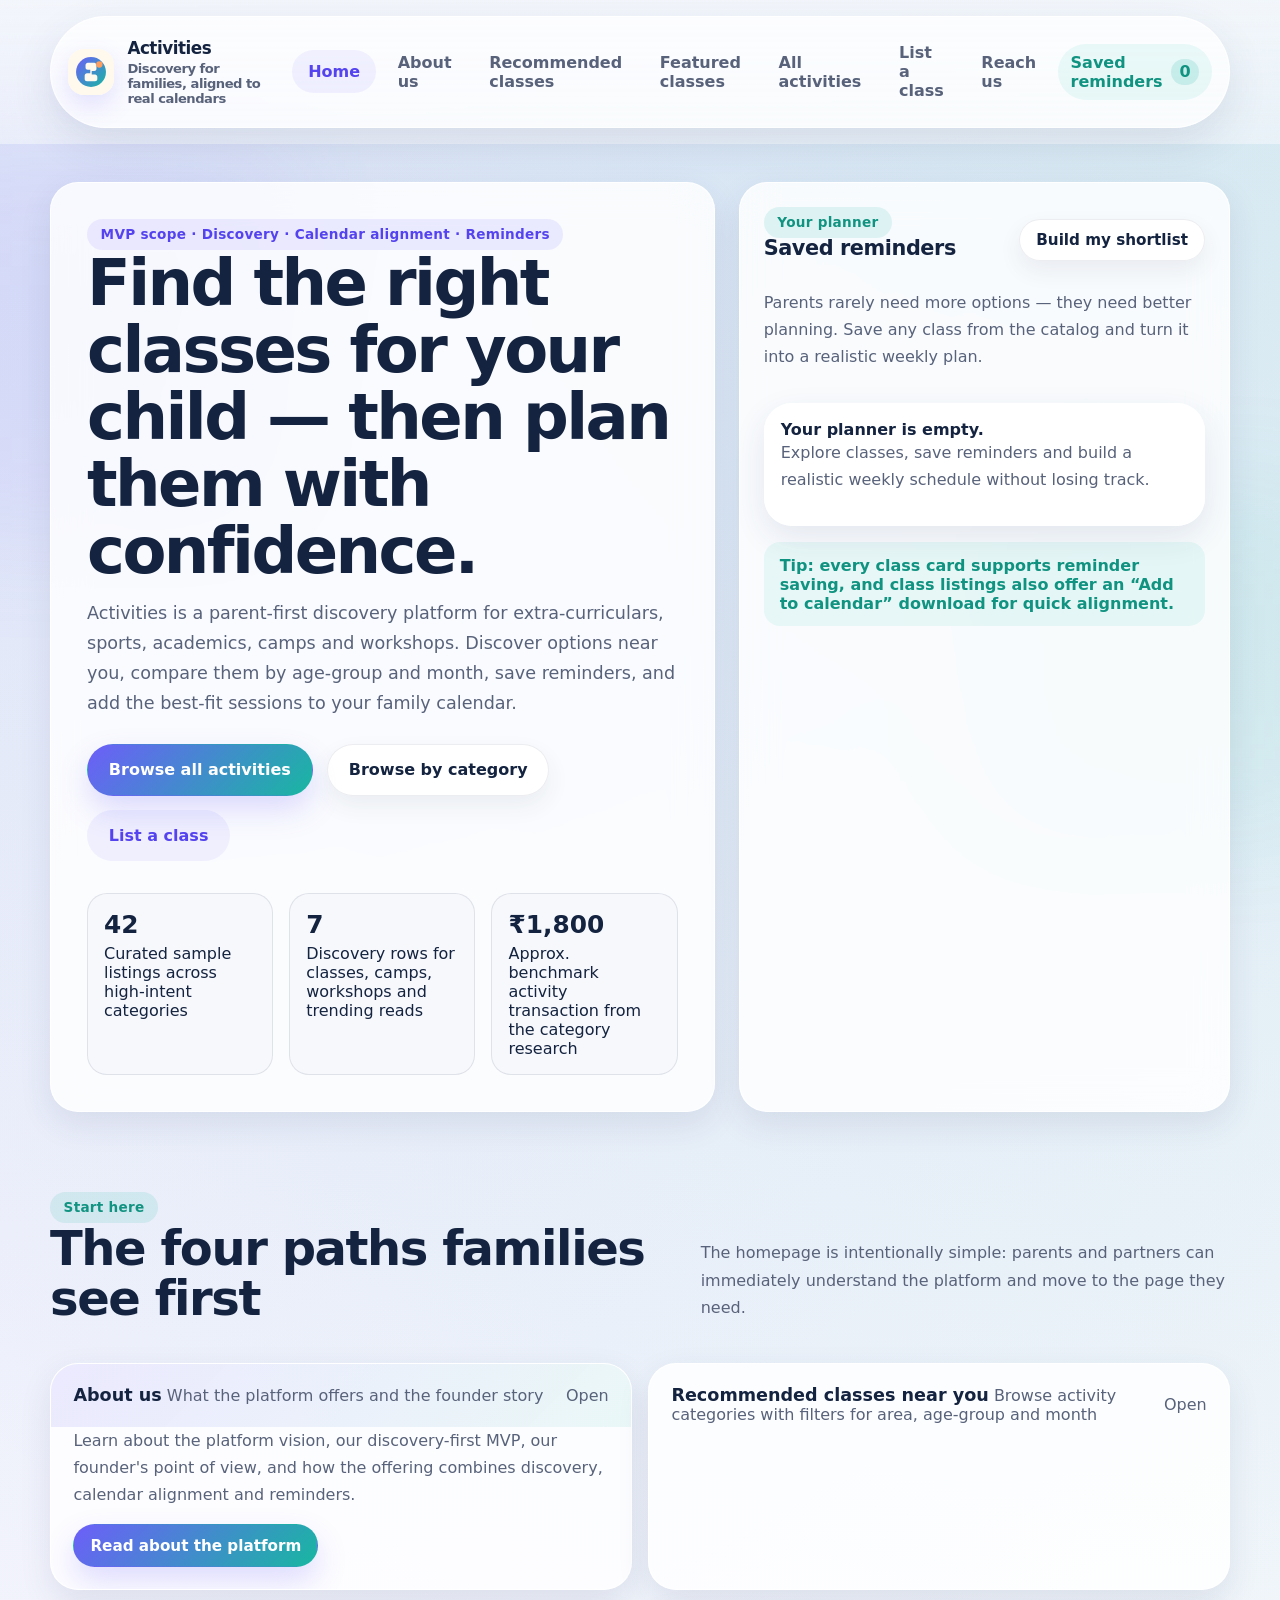
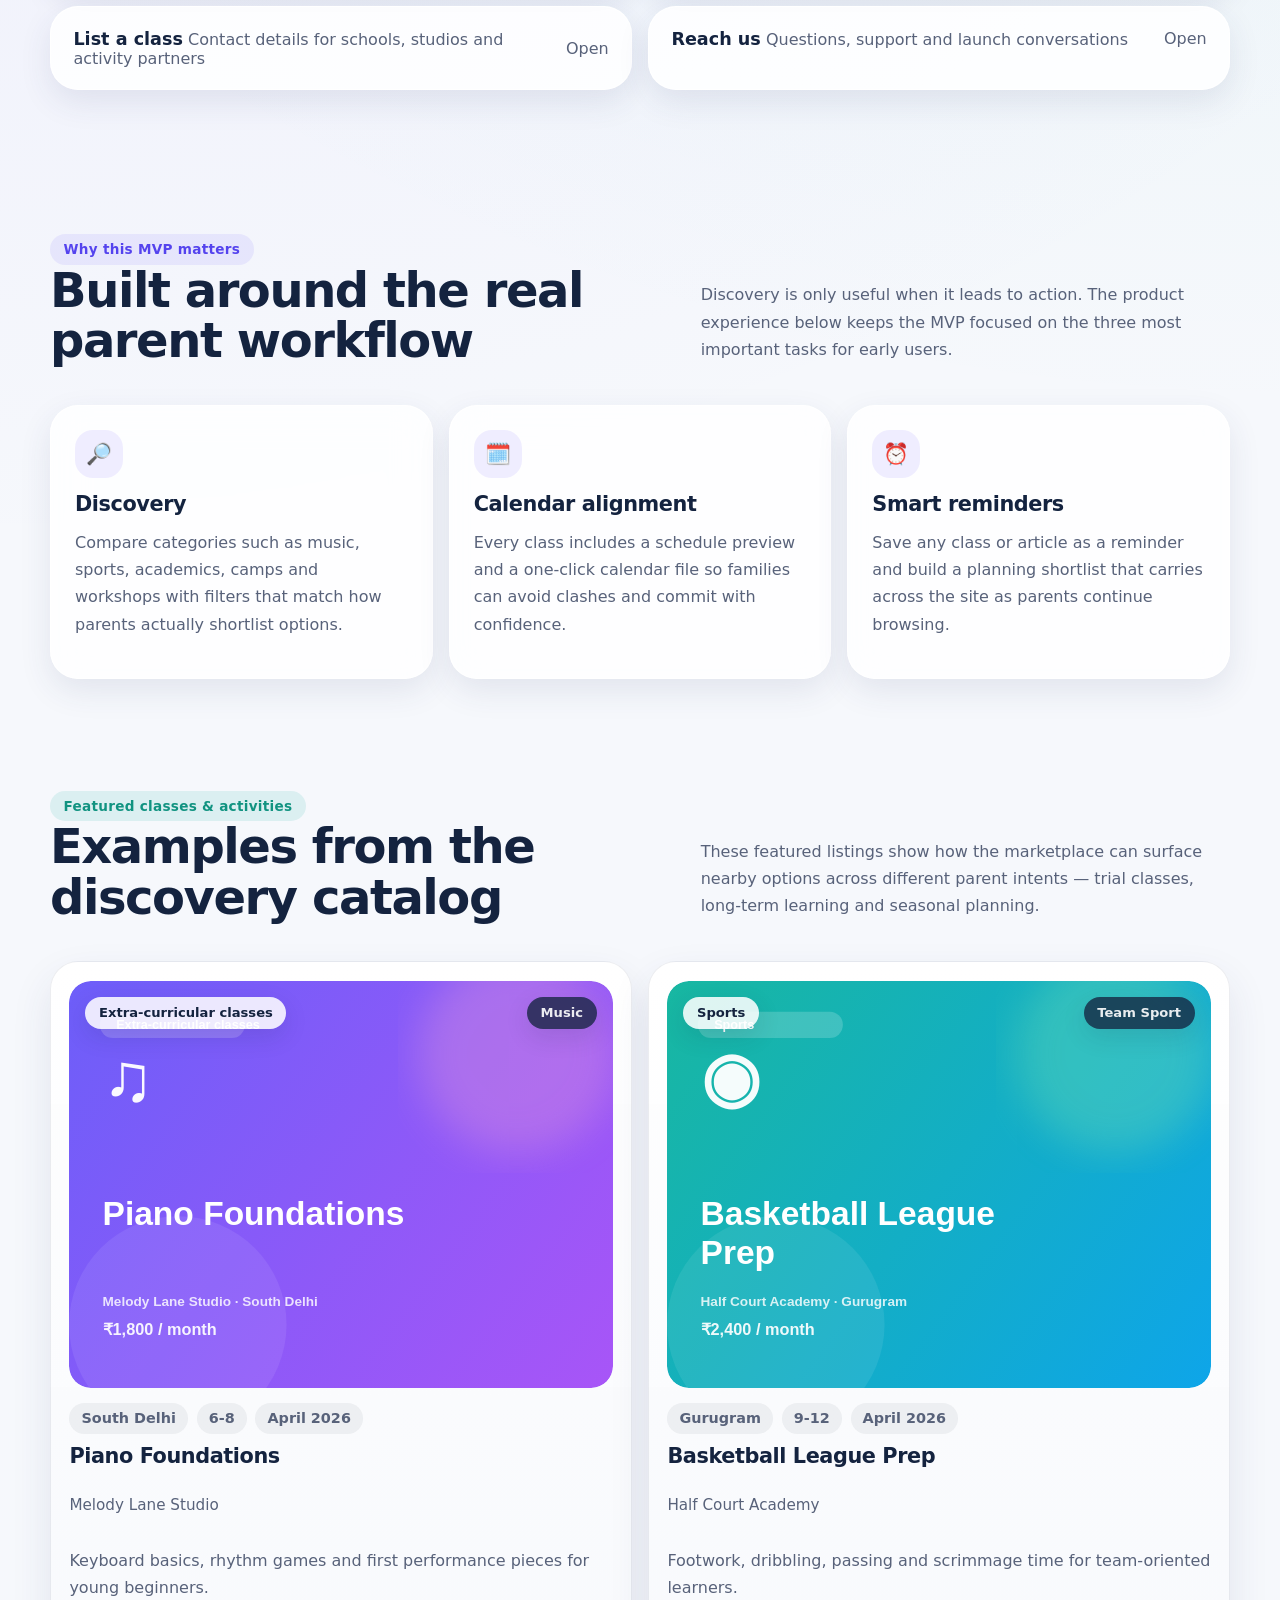
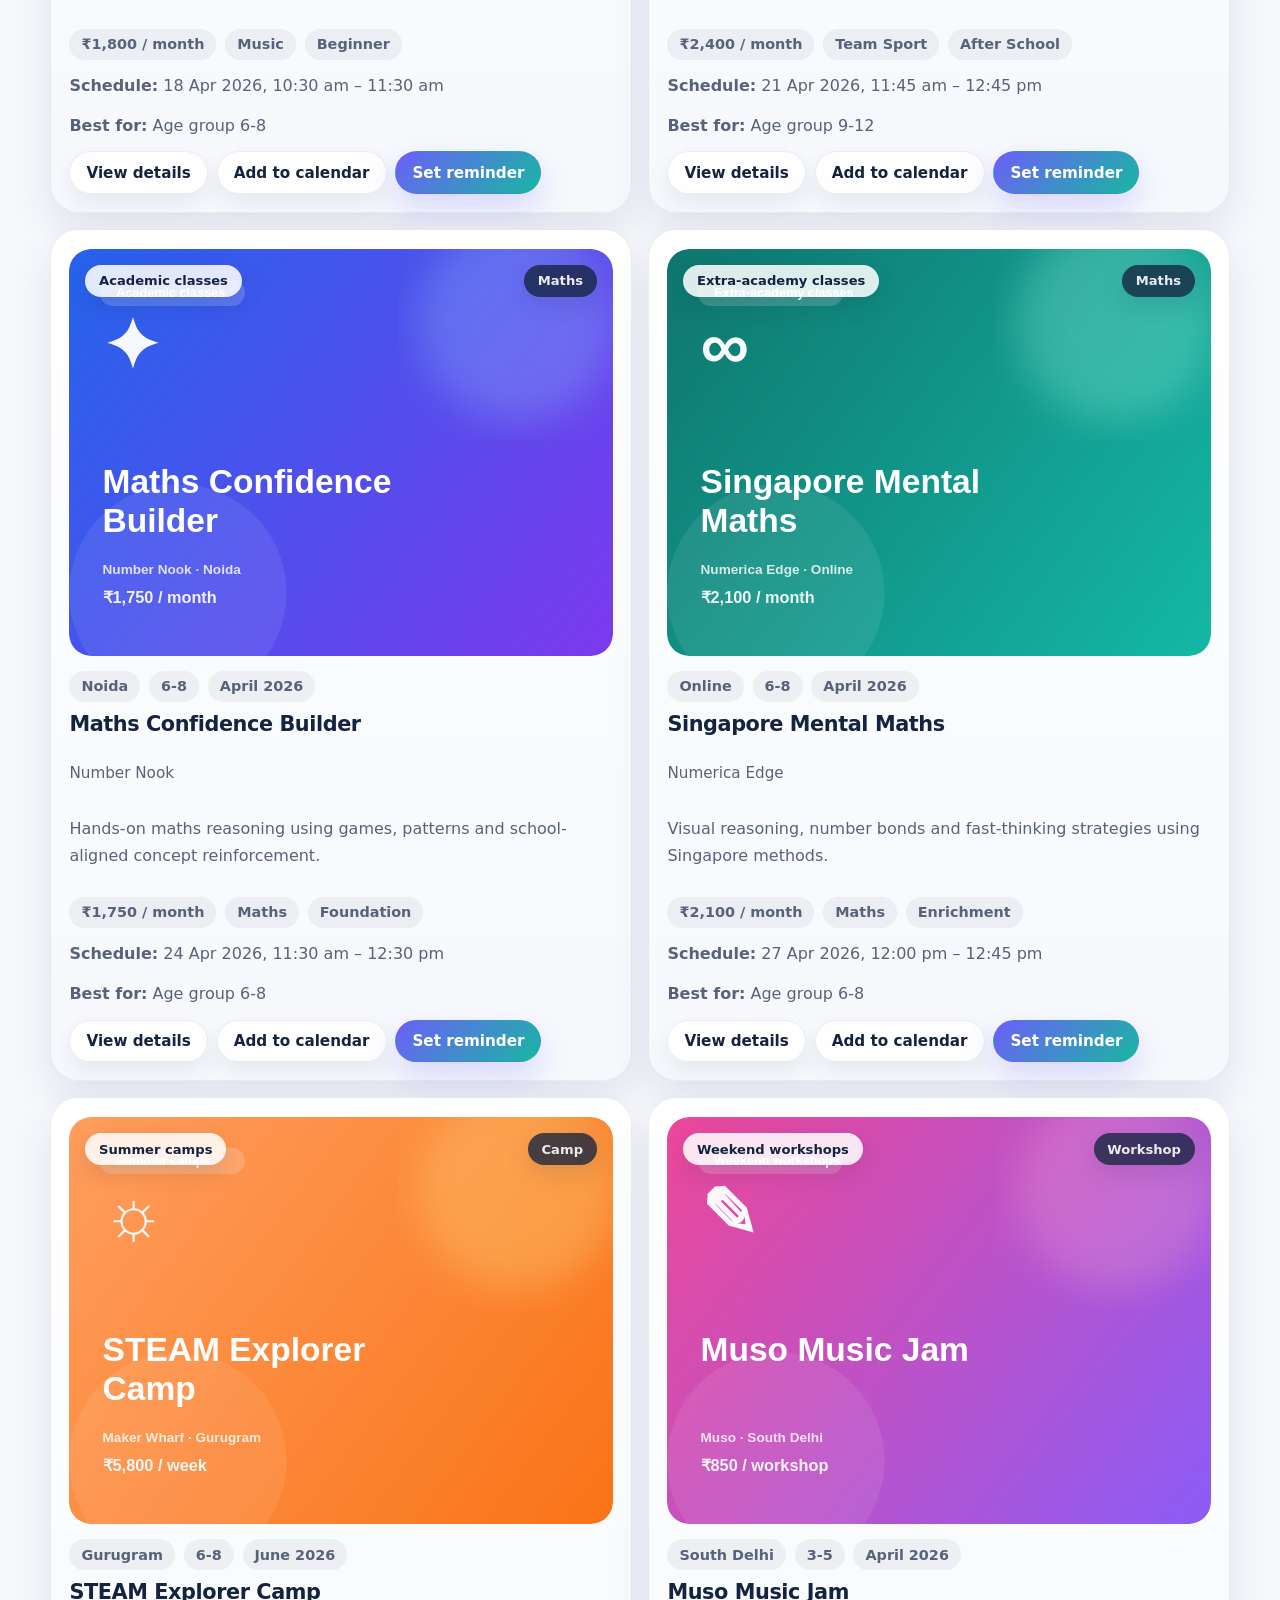
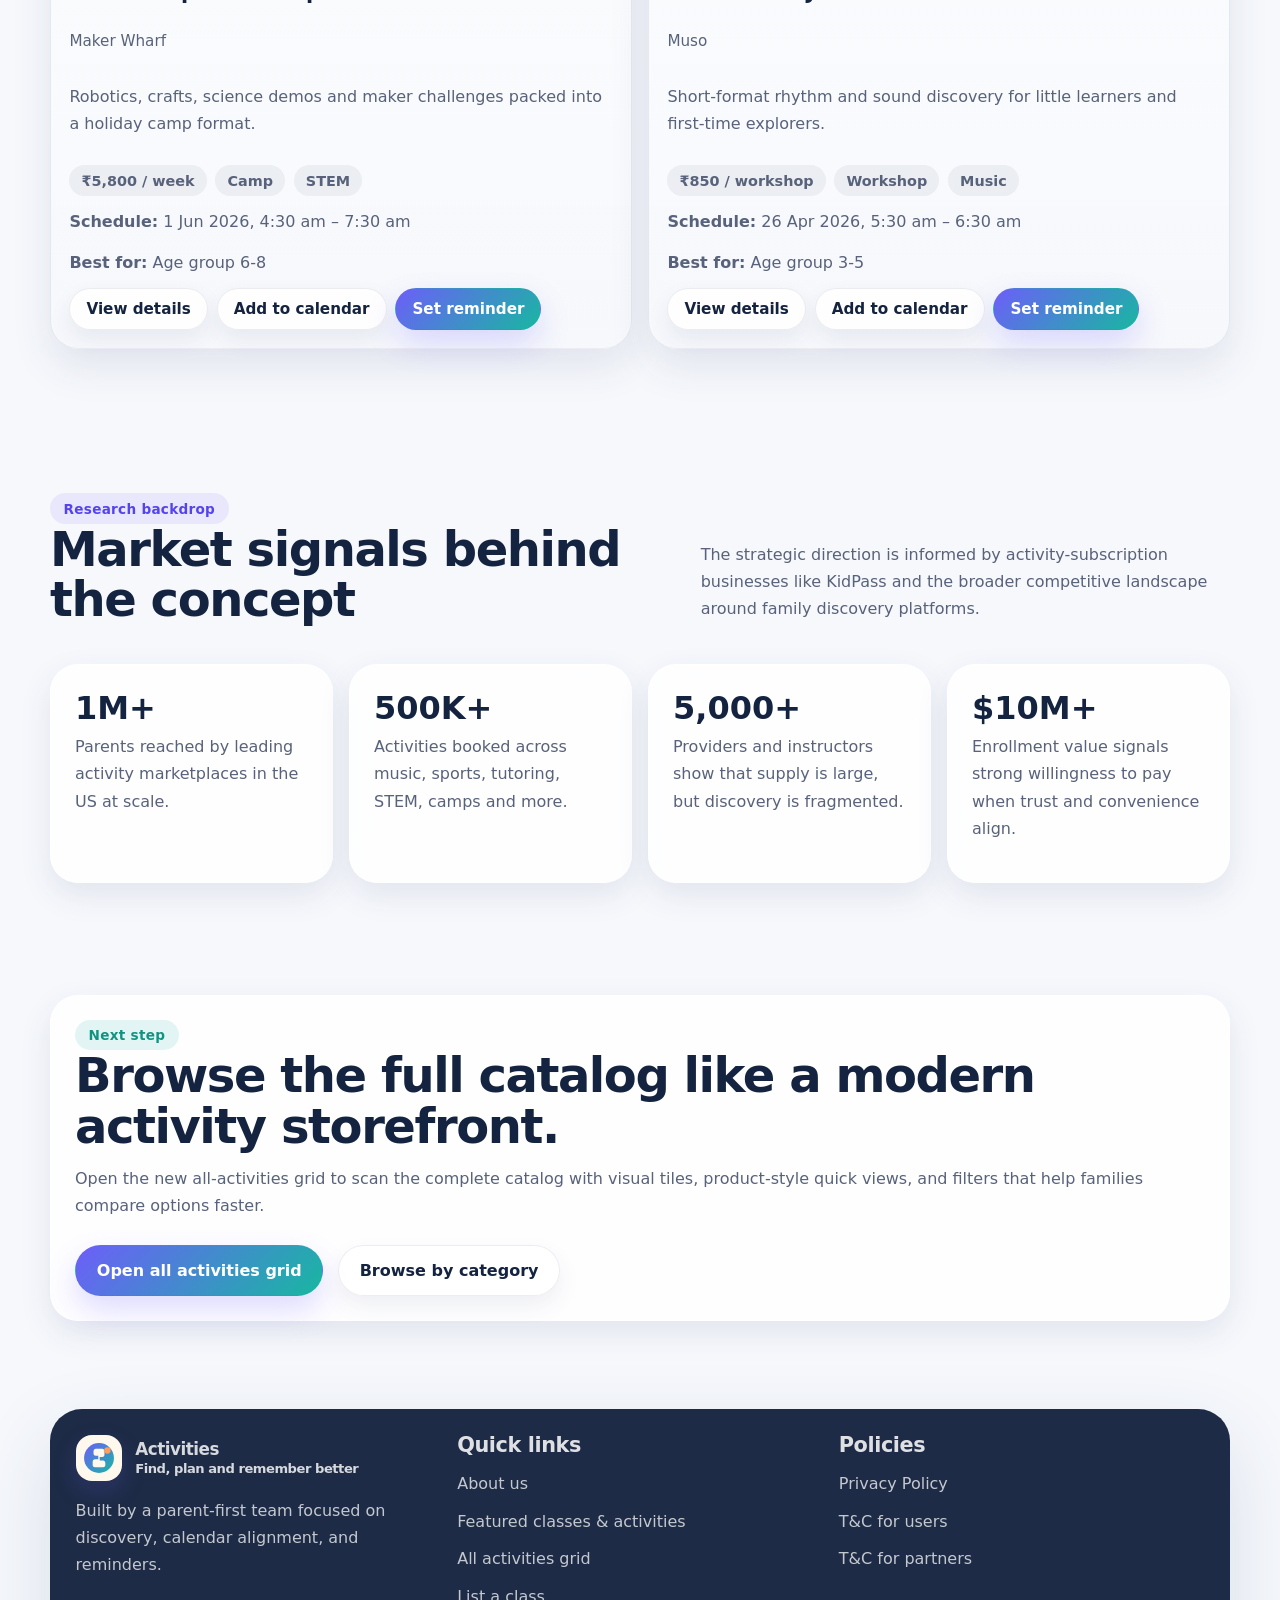
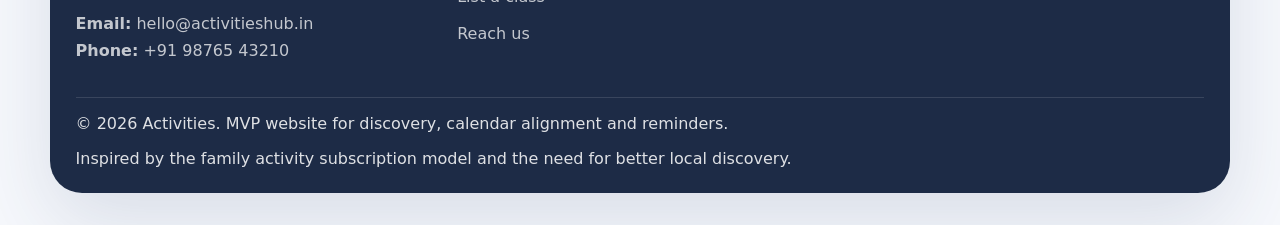
<file: index.html>
<!doctype html>
<html lang="en">
  <head>
    <meta charset="UTF-8" />
    <meta name="viewport" content="width=device-width, initial-scale=1.0" />
    <meta
      name="description"
      content="Activities helps families discover nearby classes, align schedules, and set reminders for kids' activities, camps, and workshops."
    />
    <title>Activities | Discover classes, camps & workshops near you</title>
    <link rel="stylesheet" href="styles.css" />
    <script src="script.js" defer></script>
  </head>
  <body data-page="home">
    <header id="site-header"></header>

    <main>
      <section class="hero">
        <div class="hero-card">
          <span class="eyebrow">MVP scope · Discovery · Calendar alignment · Reminders</span>
          <h1>Find the right classes for your child — then plan them with confidence.</h1>
          <p class="lead">
            Activities is a parent-first discovery platform for extra-curriculars, sports, academics,
            camps and workshops. Discover options near you, compare them by age-group and month,
            save reminders, and add the best-fit sessions to your family calendar.
          </p>
          <div class="hero-actions">
            <a class="button button-primary" href="activities.html">Browse all activities</a>
            <a class="button button-secondary" href="classes.html">Browse by category</a>
            <a class="button button-tertiary" href="partners.html">List a class</a>
          </div>
          <div class="hero-stats">
            <div class="stat">
              <strong data-total-classes>0</strong>
              <span>Curated sample listings across high-intent categories</span>
            </div>
            <div class="stat">
              <strong data-total-categories>0</strong>
              <span>Discovery rows for classes, camps, workshops and trending reads</span>
            </div>
            <div class="stat">
              <strong>₹1,800</strong>
              <span>Approx. benchmark activity transaction from the category research</span>
            </div>
          </div>
        </div>

        <aside class="hero-panel">
          <div class="panel-head">
            <div>
              <span class="eyebrow accent">Your planner</span>
              <h3>Saved reminders</h3>
            </div>
            <a class="button button-sm button-secondary" href="classes.html">Build my shortlist</a>
          </div>
          <p>
            Parents rarely need more options — they need better planning. Save any class from the
            catalog and turn it into a realistic weekly plan.
          </p>
          <div id="home-planner"></div>
          <div class="inline-note">
            Tip: every class card supports reminder saving, and class listings also offer an
            “Add to calendar” download for quick alignment.
          </div>
        </aside>
      </section>

      <section class="section compact">
        <div class="section-shell">
          <div class="section-head">
            <div>
              <span class="eyebrow accent">Start here</span>
              <h2>The four paths families see first</h2>
            </div>
            <p>
              The homepage is intentionally simple: parents and partners can immediately understand
              the platform and move to the page they need.
            </p>
          </div>

          <div class="accordion-grid">
            <details class="dropdown-card" open>
              <summary>
                <div>
                  <strong>About us</strong>
                  <span>What the platform offers and the founder story</span>
                </div>
                <span>Open</span>
              </summary>
              <div class="dropdown-body">
                <p>
                  Learn about the platform vision, our discovery-first MVP, our founder's point of
                  view, and how the offering combines discovery, calendar alignment and reminders.
                </p>
                <a class="button button-sm button-primary" href="about.html">Read about the platform</a>
              </div>
            </details>

            <details class="dropdown-card">
              <summary>
                <div>
                  <strong>Recommended classes near you</strong>
                  <span>Browse activity categories with filters for area, age-group and month</span>
                </div>
                <span>Open</span>
              </summary>
              <div class="dropdown-body">
                <p>
                  Explore extra-curricular classes, sports, academic classes, extra-academy classes,
                  summer camps, weekend workshops and Kids Trending articles.
                </p>
                <div class="jump-links">
                  <a href="classes.html#extracurricular">Extra-curricular</a>
                  <a href="classes.html#sports">Sports</a>
                  <a href="classes.html#academic">Academic</a>
                  <a href="classes.html#camps">Camps</a>
                </div>
                <div class="inline-actions">
                  <a class="button button-sm button-primary" href="classes.html">Open discovery page</a>
                  <a class="button button-sm button-secondary" href="activities.html">Browse all activities</a>
                </div>
              </div>
            </details>

            <details class="dropdown-card">
              <summary>
                <div>
                  <strong>List a class</strong>
                  <span>Contact details for schools, studios and activity partners</span>
                </div>
                <span>Open</span>
              </summary>
              <div class="dropdown-body">
                <p>
                  If you run a class, camp or workshop, reach the founding team via phone or email to
                  join the discovery network and get surfaced to active parents.
                </p>
                <p><strong>Partner line:</strong> <a href="tel:+919876543210">+91 98765 43210</a></p>
                <p><strong>Partner email:</strong> <a href="mailto:partners@activitieshub.in">partners@activitieshub.in</a></p>
                <a class="button button-sm button-primary" href="partners.html">Become a partner</a>
              </div>
            </details>

            <details class="dropdown-card">
              <summary>
                <div>
                  <strong>Reach us</strong>
                  <span>Questions, support and launch conversations</span>
                </div>
                <span>Open</span>
              </summary>
              <div class="dropdown-body">
                <p>
                  Use the contact page to ask about bookings, partnerships, launch timelines, privacy
                  questions or concierge recommendations for your family.
                </p>
                <a class="button button-sm button-primary" href="contact.html">Contact the team</a>
              </div>
            </details>
          </div>
        </div>
      </section>

      <section class="section">
        <div class="section-shell">
          <div class="section-head">
            <div>
              <span class="eyebrow">Why this MVP matters</span>
              <h2>Built around the real parent workflow</h2>
            </div>
            <p>
              Discovery is only useful when it leads to action. The product experience below keeps
              the MVP focused on the three most important tasks for early users.
            </p>
          </div>

          <div class="feature-grid">
            <article class="feature-card">
              <div class="icon">🔎</div>
              <h3>Discovery</h3>
              <p>
                Compare categories such as music, sports, academics, camps and workshops with filters
                that match how parents actually shortlist options.
              </p>
            </article>
            <article class="feature-card">
              <div class="icon">🗓️</div>
              <h3>Calendar alignment</h3>
              <p>
                Every class includes a schedule preview and a one-click calendar file so families can
                avoid clashes and commit with confidence.
              </p>
            </article>
            <article class="feature-card">
              <div class="icon">⏰</div>
              <h3>Smart reminders</h3>
              <p>
                Save any class or article as a reminder and build a planning shortlist that carries
                across the site as parents continue browsing.
              </p>
            </article>
          </div>
        </div>
      </section>

      <section class="section compact">
        <div class="section-shell">
          <div class="section-head">
            <div>
              <span class="eyebrow accent">Featured classes & activities</span>
              <h2>Examples from the discovery catalog</h2>
            </div>
            <p>
              These featured listings show how the marketplace can surface nearby options across
              different parent intents — trial classes, long-term learning and seasonal planning.
            </p>
          </div>
          <div id="home-featured-grid" class="cards-grid"></div>
        </div>
      </section>

      <section class="section">
        <div class="section-shell">
          <div class="section-head">
            <div>
              <span class="eyebrow">Research backdrop</span>
              <h2>Market signals behind the concept</h2>
            </div>
            <p>
              The strategic direction is informed by activity-subscription businesses like KidPass and
              the broader competitive landscape around family discovery platforms.
            </p>
          </div>
          <div class="metric-grid">
            <article class="metric-card">
              <strong>1M+</strong>
              <p>Parents reached by leading activity marketplaces in the US at scale.</p>
            </article>
            <article class="metric-card">
              <strong>500K+</strong>
              <p>Activities booked across music, sports, tutoring, STEM, camps and more.</p>
            </article>
            <article class="metric-card">
              <strong>5,000+</strong>
              <p>Providers and instructors show that supply is large, but discovery is fragmented.</p>
            </article>
            <article class="metric-card">
              <strong>$10M+</strong>
              <p>Enrollment value signals strong willingness to pay when trust and convenience align.</p>
            </article>
          </div>
        </div>
      </section>

      <section class="section compact">
        <div class="section-shell">
          <div class="article-banner">
            <span class="eyebrow accent">Next step</span>
            <h2>Browse the full catalog like a modern activity storefront.</h2>
            <p>
              Open the new all-activities grid to scan the complete catalog with visual tiles,
              product-style quick views, and filters that help families compare options faster.
            </p>
            <div class="hero-actions">
              <a class="button button-primary" href="activities.html">Open all activities grid</a>
              <a class="button button-secondary" href="classes.html">Browse by category</a>
            </div>
          </div>
        </div>
      </section>
    </main>

    <footer id="site-footer"></footer>
    <div id="toast-root" class="toast-root" aria-live="polite" aria-atomic="true"></div>
  </body>
</html>
</file>
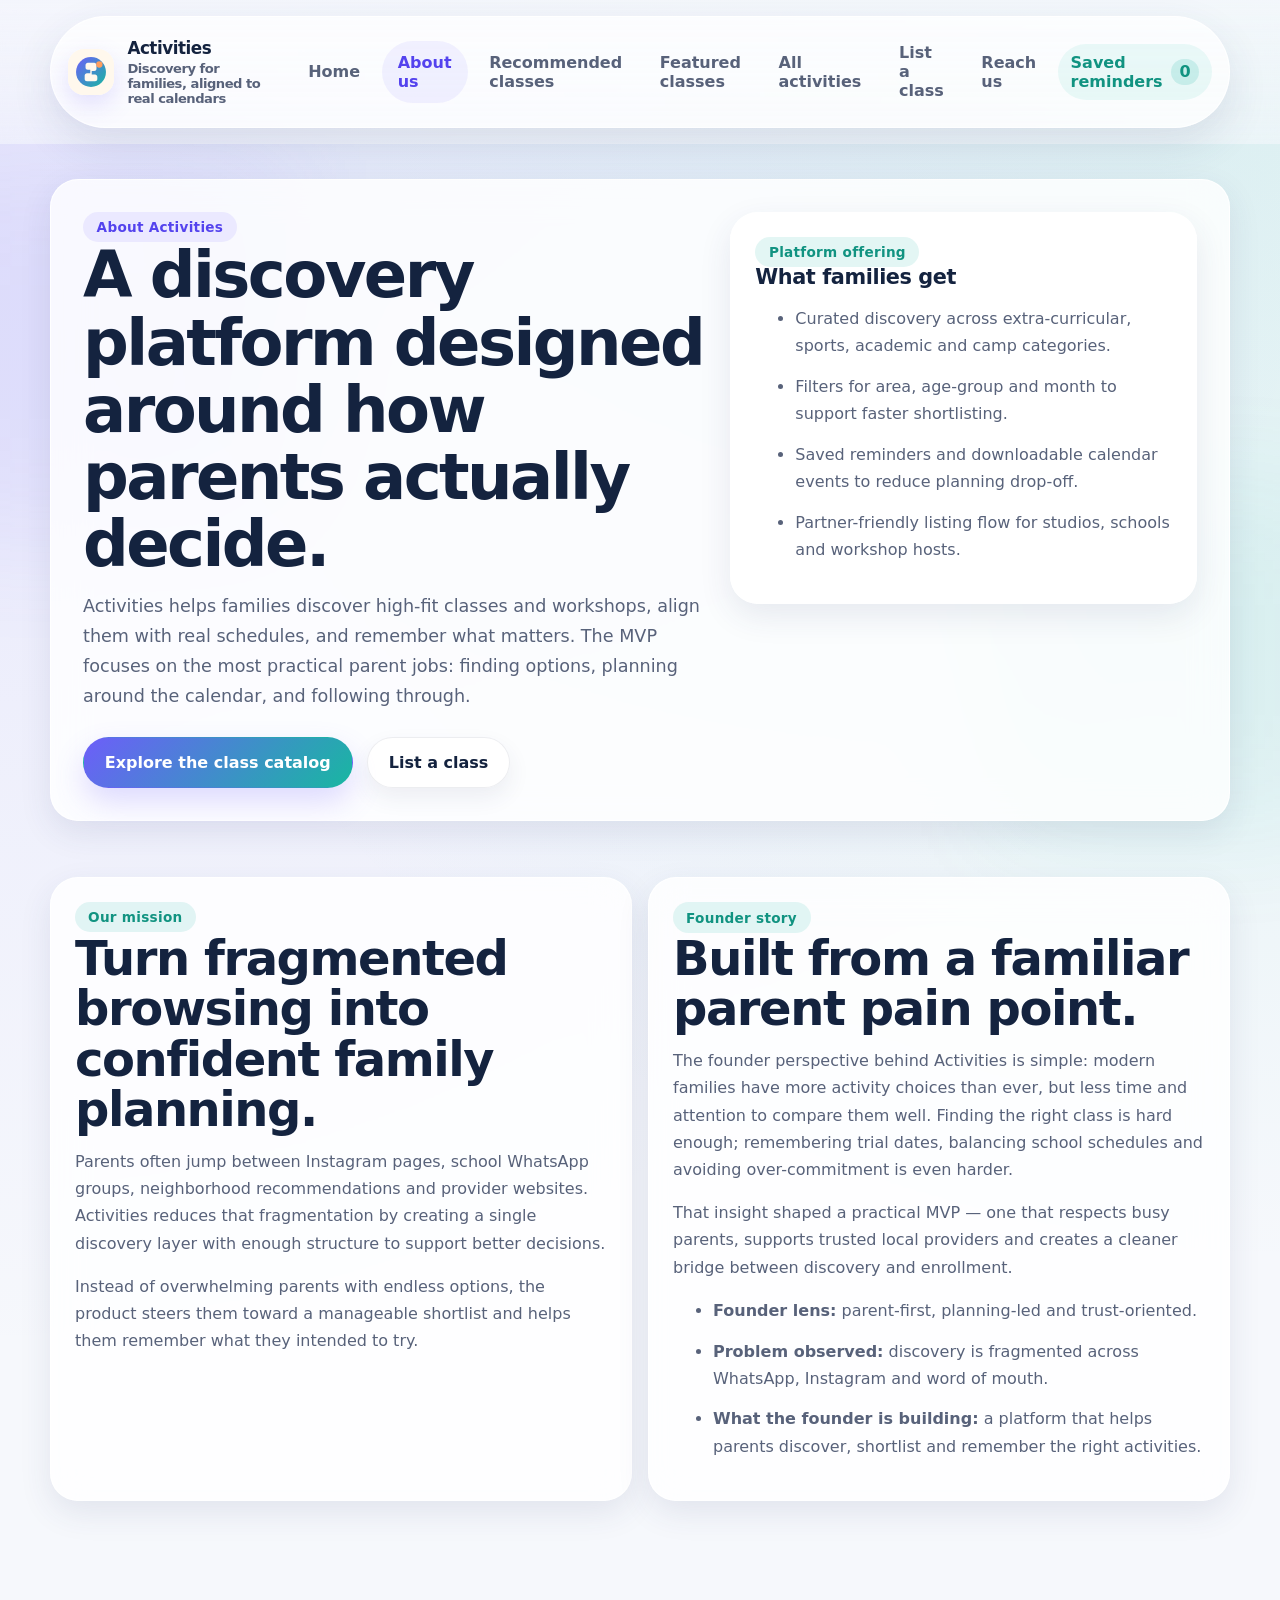
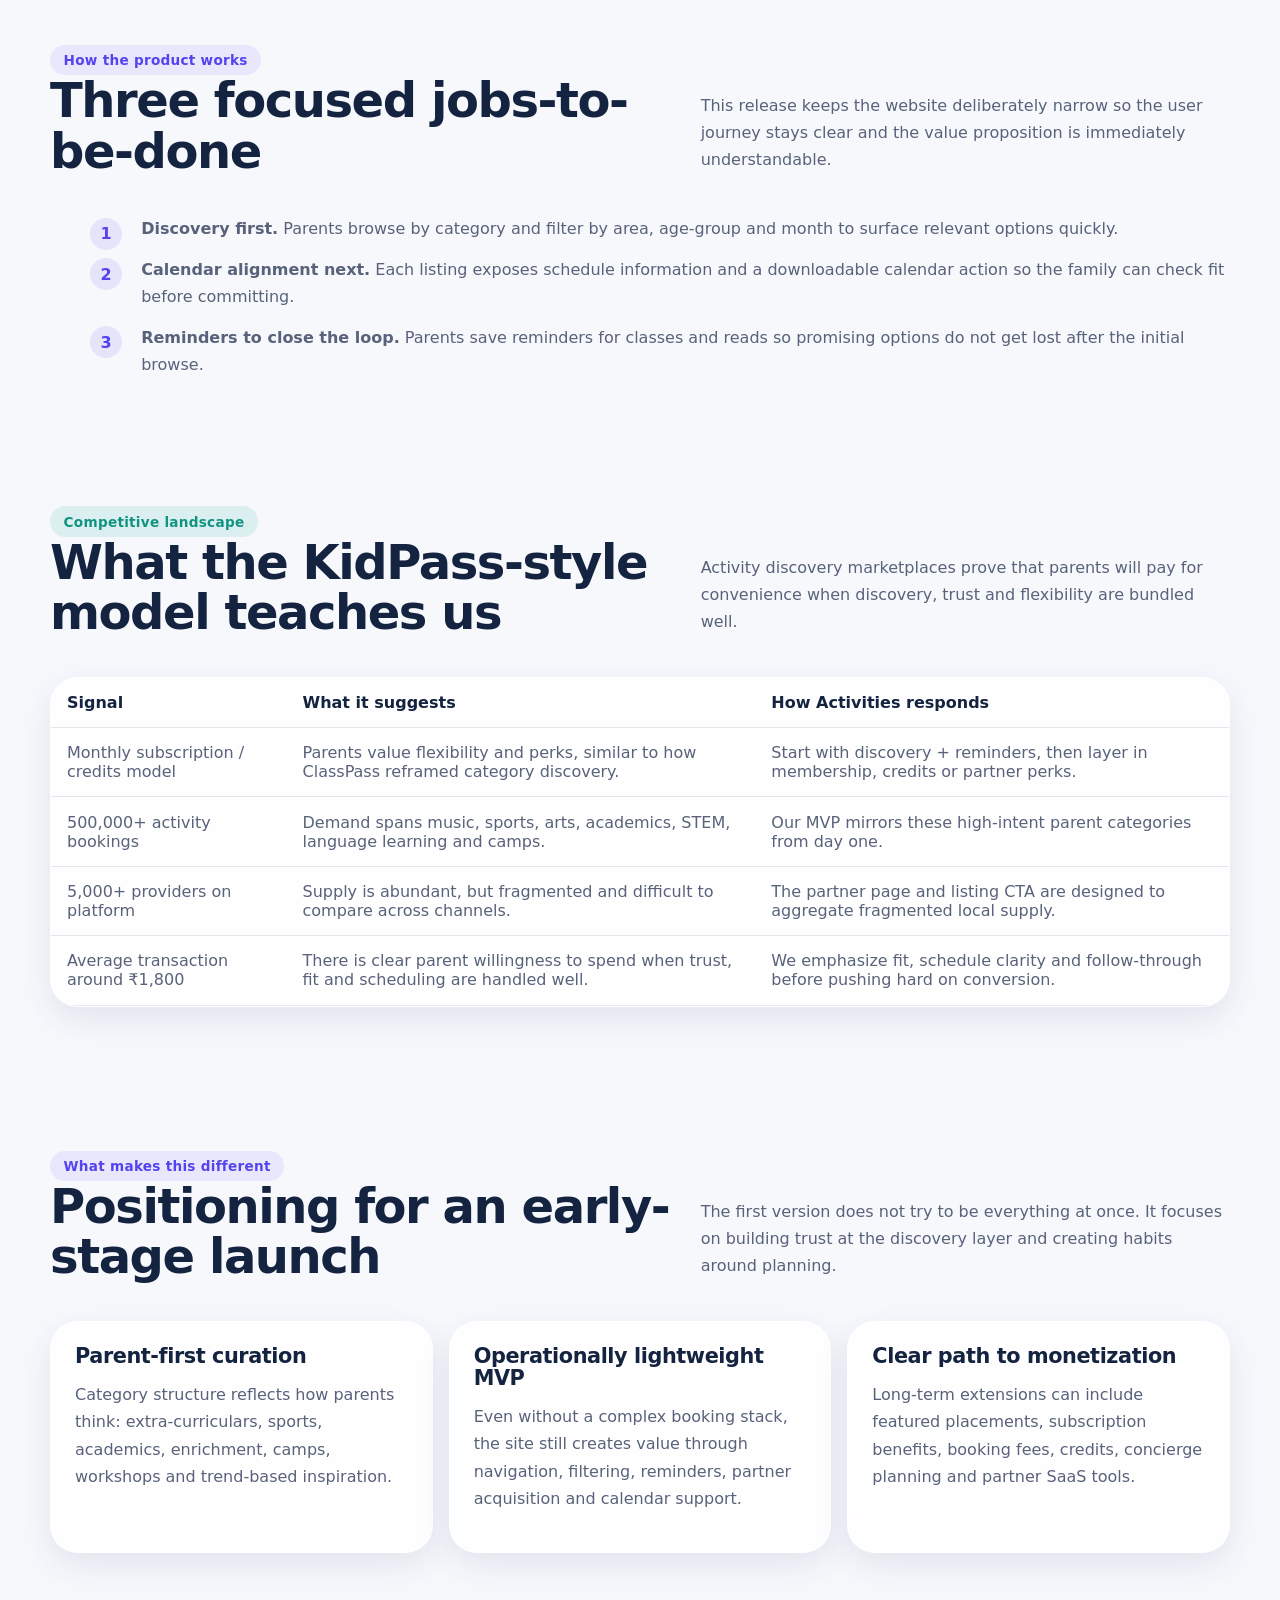
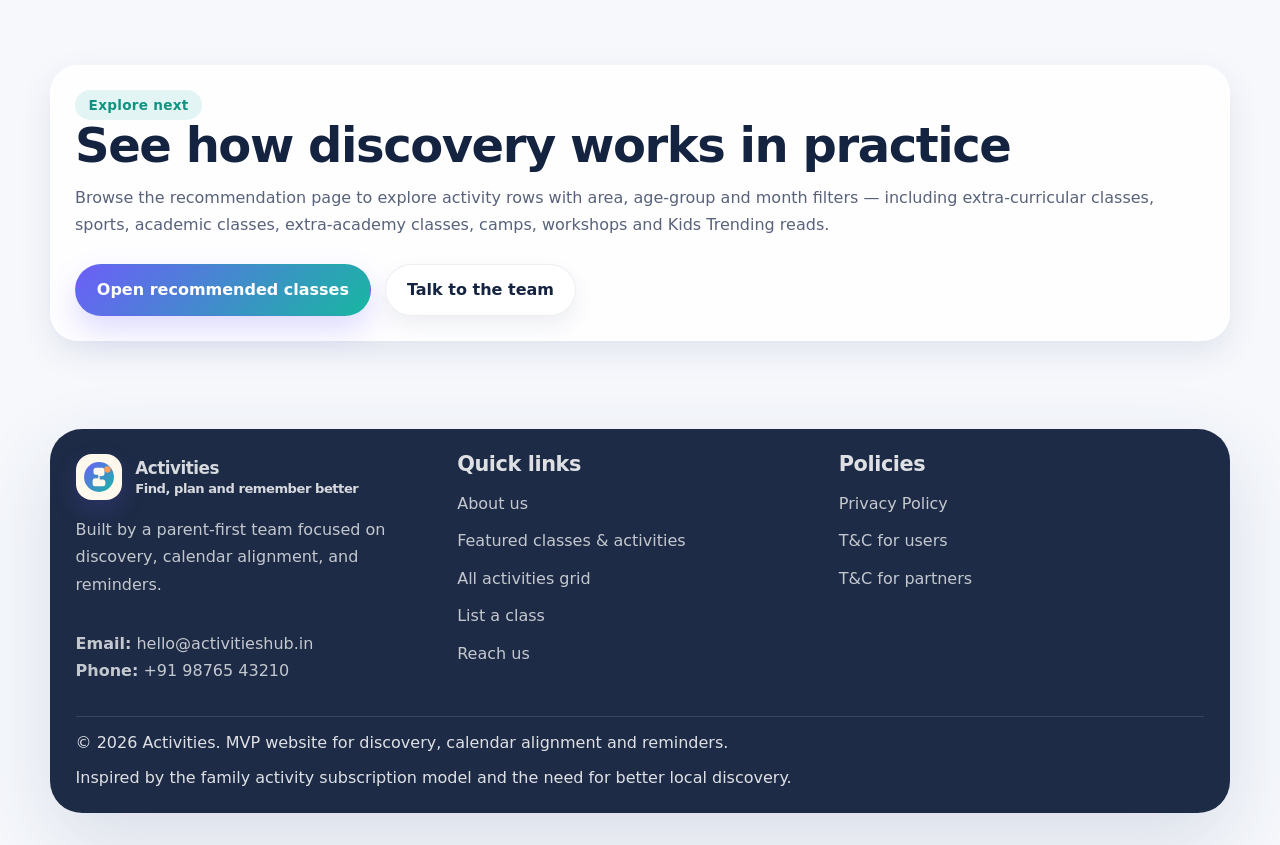
<file: about.html>
<!doctype html>
<html lang="en">
  <head>
    <meta charset="UTF-8" />
    <meta name="viewport" content="width=device-width, initial-scale=1.0" />
    <meta
      name="description"
      content="Learn about the Activities platform, its offering, founder story, and the market insights behind the MVP."
    />
    <title>About us | Activities</title>
    <link rel="stylesheet" href="styles.css" />
    <script src="script.js" defer></script>
  </head>
  <body data-page="about">
    <header id="site-header"></header>

    <main>
      <section class="page-hero">
        <div class="page-hero-card">
          <div class="page-hero-copy">
            <div>
              <span class="eyebrow">About Activities</span>
              <h1>A discovery platform designed around how parents actually decide.</h1>
              <p class="lead">
                Activities helps families discover high-fit classes and workshops, align them with real
                schedules, and remember what matters. The MVP focuses on the most practical parent jobs:
                finding options, planning around the calendar, and following through.
              </p>
              <div class="inline-actions">
                <a class="button button-primary" href="classes.html">Explore the class catalog</a>
                <a class="button button-secondary" href="partners.html">List a class</a>
              </div>
            </div>
            <div class="card">
              <span class="eyebrow accent">Platform offering</span>
              <h3>What families get</h3>
              <ul class="check-list">
                <li>Curated discovery across extra-curricular, sports, academic and camp categories.</li>
                <li>Filters for area, age-group and month to support faster shortlisting.</li>
                <li>Saved reminders and downloadable calendar events to reduce planning drop-off.</li>
                <li>Partner-friendly listing flow for studios, schools and workshop hosts.</li>
              </ul>
            </div>
          </div>
        </div>
      </section>

      <section class="section compact">
        <div class="section-shell">
          <div class="grid-2">
            <article class="insight-card">
              <span class="eyebrow accent">Our mission</span>
              <h2>Turn fragmented browsing into confident family planning.</h2>
              <p>
                Parents often jump between Instagram pages, school WhatsApp groups, neighborhood
                recommendations and provider websites. Activities reduces that fragmentation by creating
                a single discovery layer with enough structure to support better decisions.
              </p>
              <p>
                Instead of overwhelming parents with endless options, the product steers them toward a
                manageable shortlist and helps them remember what they intended to try.
              </p>
            </article>

            <article class="insight-card">
              <span class="eyebrow accent">Founder story</span>
              <h2>Built from a familiar parent pain point.</h2>
              <p>
                The founder perspective behind Activities is simple: modern families have more activity
                choices than ever, but less time and attention to compare them well. Finding the right
                class is hard enough; remembering trial dates, balancing school schedules and avoiding
                over-commitment is even harder.
              </p>
              <p>
                That insight shaped a practical MVP — one that respects busy parents, supports trusted
                local providers and creates a cleaner bridge between discovery and enrollment.
              </p>
              <ul class="check-list">
                <li><strong>Founder lens:</strong> parent-first, planning-led and trust-oriented.</li>
                <li><strong>Problem observed:</strong> discovery is fragmented across WhatsApp, Instagram and word of mouth.</li>
                <li><strong>What the founder is building:</strong> a platform that helps parents discover, shortlist and remember the right activities.</li>
              </ul>
            </article>
          </div>
        </div>
      </section>

      <section class="section">
        <div class="section-shell">
          <div class="section-head">
            <div>
              <span class="eyebrow">How the product works</span>
              <h2>Three focused jobs-to-be-done</h2>
            </div>
            <p>
              This release keeps the website deliberately narrow so the user journey stays clear and the
              value proposition is immediately understandable.
            </p>
          </div>

          <ol class="timeline">
            <li>
              <strong>Discovery first.</strong> Parents browse by category and filter by area, age-group
              and month to surface relevant options quickly.
            </li>
            <li>
              <strong>Calendar alignment next.</strong> Each listing exposes schedule information and a
              downloadable calendar action so the family can check fit before committing.
            </li>
            <li>
              <strong>Reminders to close the loop.</strong> Parents save reminders for classes and reads so
              promising options do not get lost after the initial browse.
            </li>
          </ol>
        </div>
      </section>

      <section class="section compact">
        <div class="section-shell">
          <div class="section-head">
            <div>
              <span class="eyebrow accent">Competitive landscape</span>
              <h2>What the KidPass-style model teaches us</h2>
            </div>
            <p>
              Activity discovery marketplaces prove that parents will pay for convenience when discovery,
              trust and flexibility are bundled well.
            </p>
          </div>

          <div class="table-wrap card">
            <table>
              <thead>
                <tr>
                  <th>Signal</th>
                  <th>What it suggests</th>
                  <th>How Activities responds</th>
                </tr>
              </thead>
              <tbody>
                <tr>
                  <td>Monthly subscription / credits model</td>
                  <td>Parents value flexibility and perks, similar to how ClassPass reframed category discovery.</td>
                  <td>Start with discovery + reminders, then layer in membership, credits or partner perks.</td>
                </tr>
                <tr>
                  <td>500,000+ activity bookings</td>
                  <td>Demand spans music, sports, arts, academics, STEM, language learning and camps.</td>
                  <td>Our MVP mirrors these high-intent parent categories from day one.</td>
                </tr>
                <tr>
                  <td>5,000+ providers on platform</td>
                  <td>Supply is abundant, but fragmented and difficult to compare across channels.</td>
                  <td>The partner page and listing CTA are designed to aggregate fragmented local supply.</td>
                </tr>
                <tr>
                  <td>Average transaction around ₹1,800</td>
                  <td>There is clear parent willingness to spend when trust, fit and scheduling are handled well.</td>
                  <td>We emphasize fit, schedule clarity and follow-through before pushing hard on conversion.</td>
                </tr>
              </tbody>
            </table>
          </div>
        </div>
      </section>

      <section class="section">
        <div class="section-shell">
          <div class="section-head">
            <div>
              <span class="eyebrow">What makes this different</span>
              <h2>Positioning for an early-stage launch</h2>
            </div>
            <p>
              The first version does not try to be everything at once. It focuses on building trust at
              the discovery layer and creating habits around planning.
            </p>
          </div>
          <div class="insight-grid">
            <article class="insight-card">
              <h3>Parent-first curation</h3>
              <p>
                Category structure reflects how parents think: extra-curriculars, sports, academics,
                enrichment, camps, workshops and trend-based inspiration.
              </p>
            </article>
            <article class="insight-card">
              <h3>Operationally lightweight MVP</h3>
              <p>
                Even without a complex booking stack, the site still creates value through navigation,
                filtering, reminders, partner acquisition and calendar support.
              </p>
            </article>
            <article class="insight-card">
              <h3>Clear path to monetization</h3>
              <p>
                Long-term extensions can include featured placements, subscription benefits, booking fees,
                credits, concierge planning and partner SaaS tools.
              </p>
            </article>
          </div>
        </div>
      </section>

      <section class="section compact">
        <div class="section-shell">
          <div class="article-banner">
            <span class="eyebrow accent">Explore next</span>
            <h2>See how discovery works in practice</h2>
            <p>
              Browse the recommendation page to explore activity rows with area, age-group and month
              filters — including extra-curricular classes, sports, academic classes, extra-academy
              classes, camps, workshops and Kids Trending reads.
            </p>
            <div class="inline-actions">
              <a class="button button-primary" href="classes.html">Open recommended classes</a>
              <a class="button button-secondary" href="contact.html">Talk to the team</a>
            </div>
          </div>
        </div>
      </section>
    </main>

    <footer id="site-footer"></footer>
    <div id="toast-root" class="toast-root" aria-live="polite" aria-atomic="true"></div>
  </body>
</html>
</file>
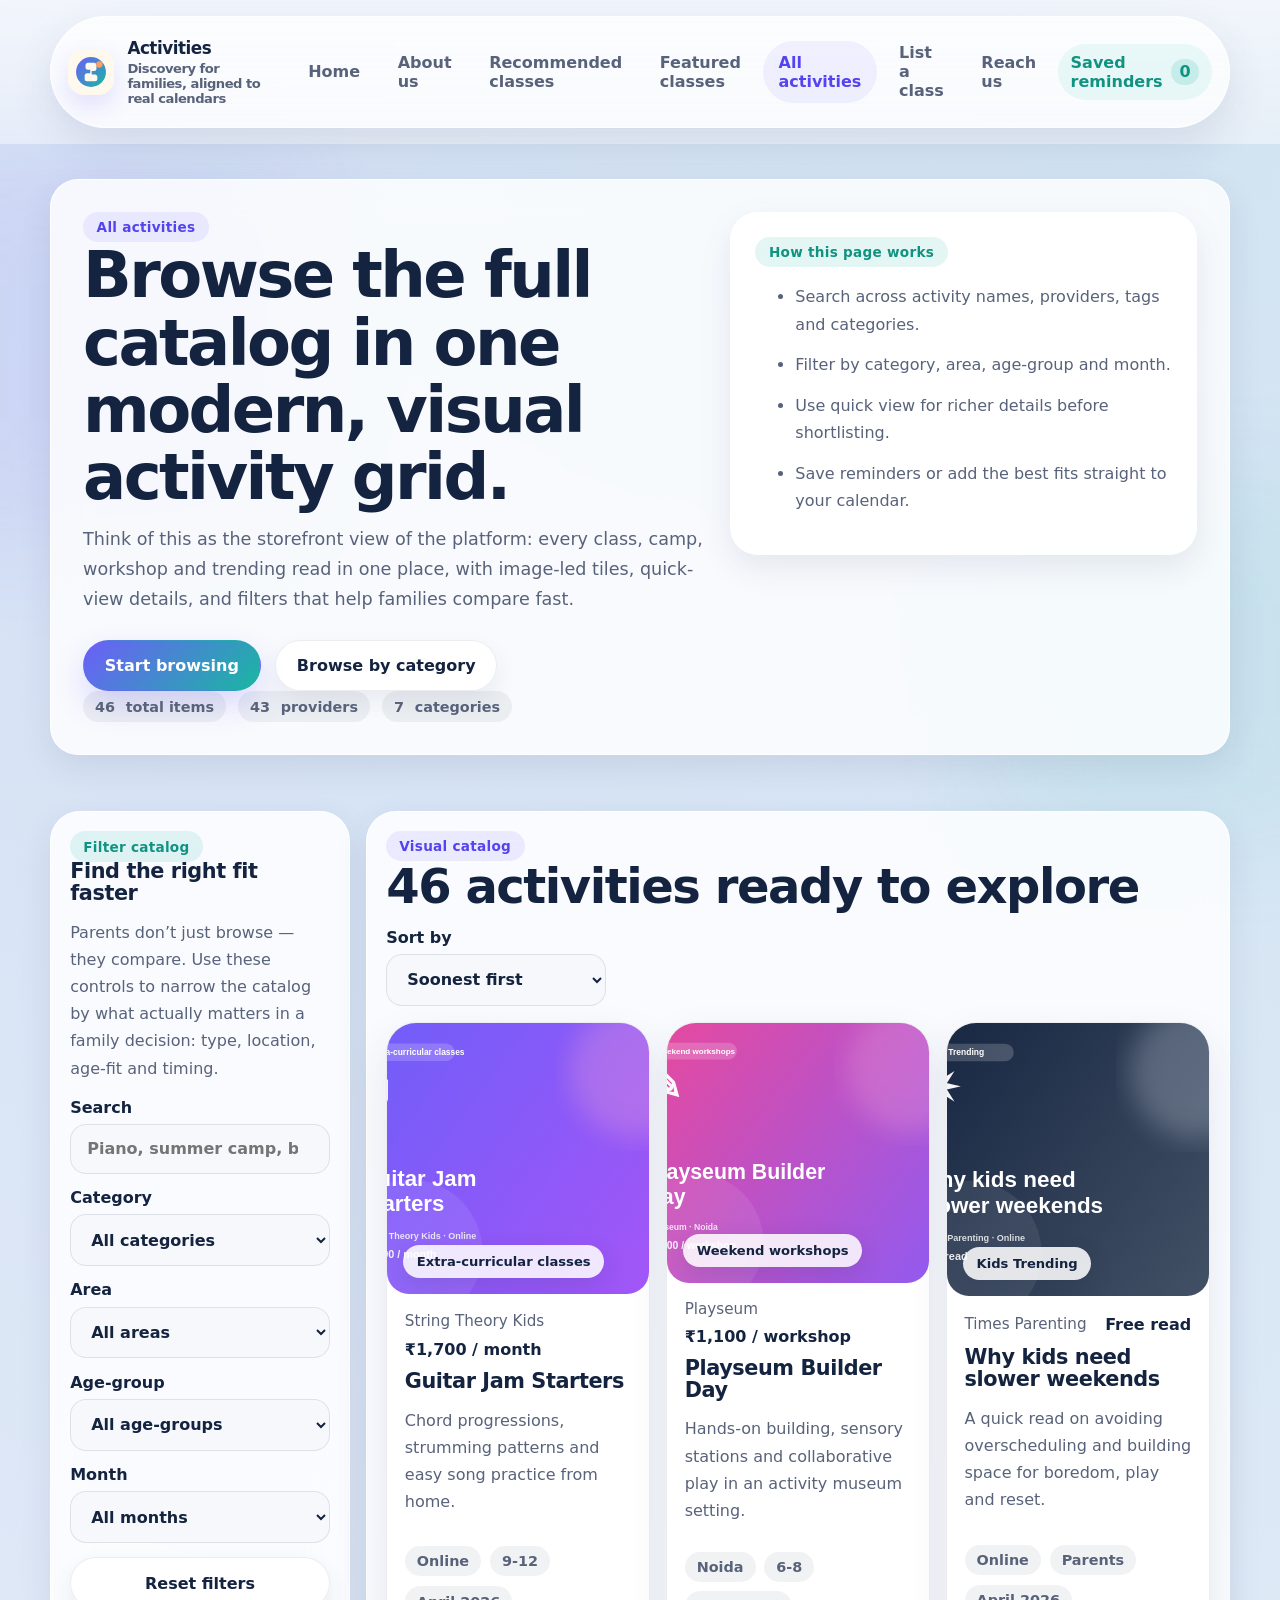
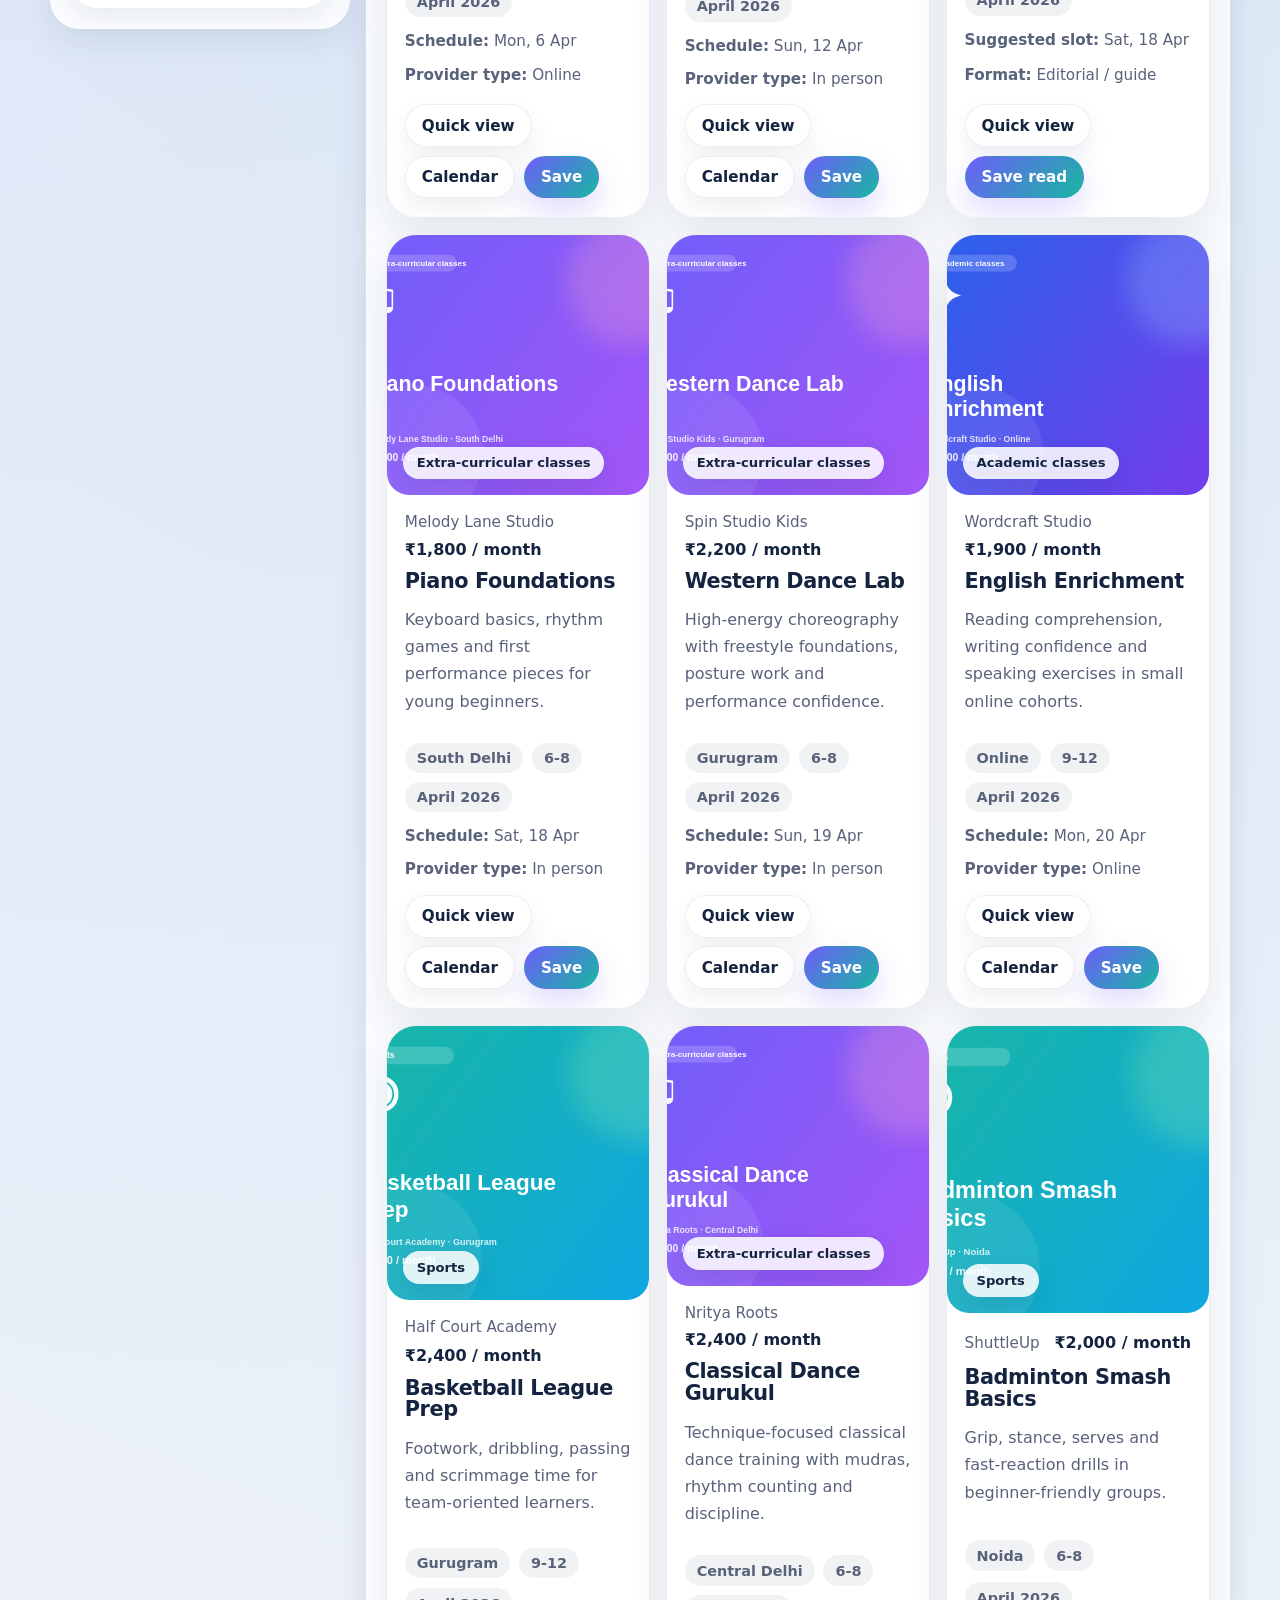
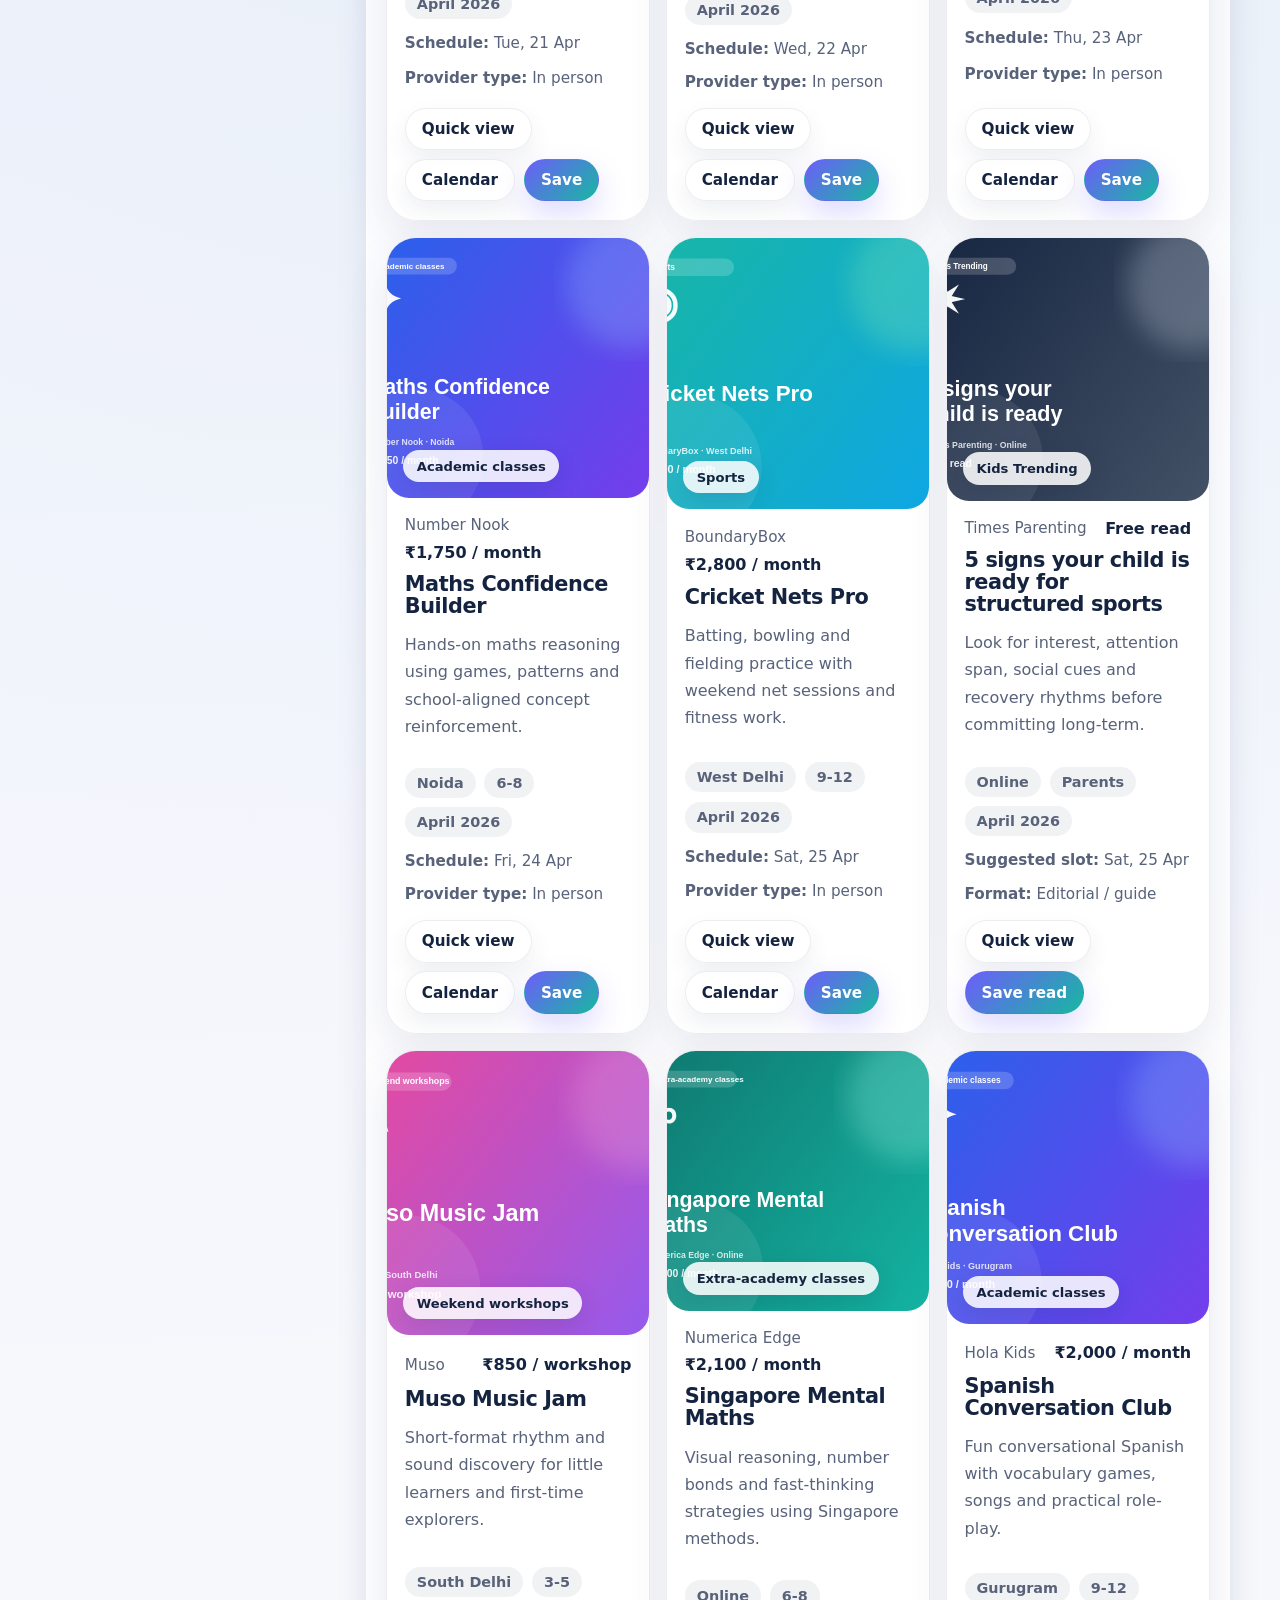
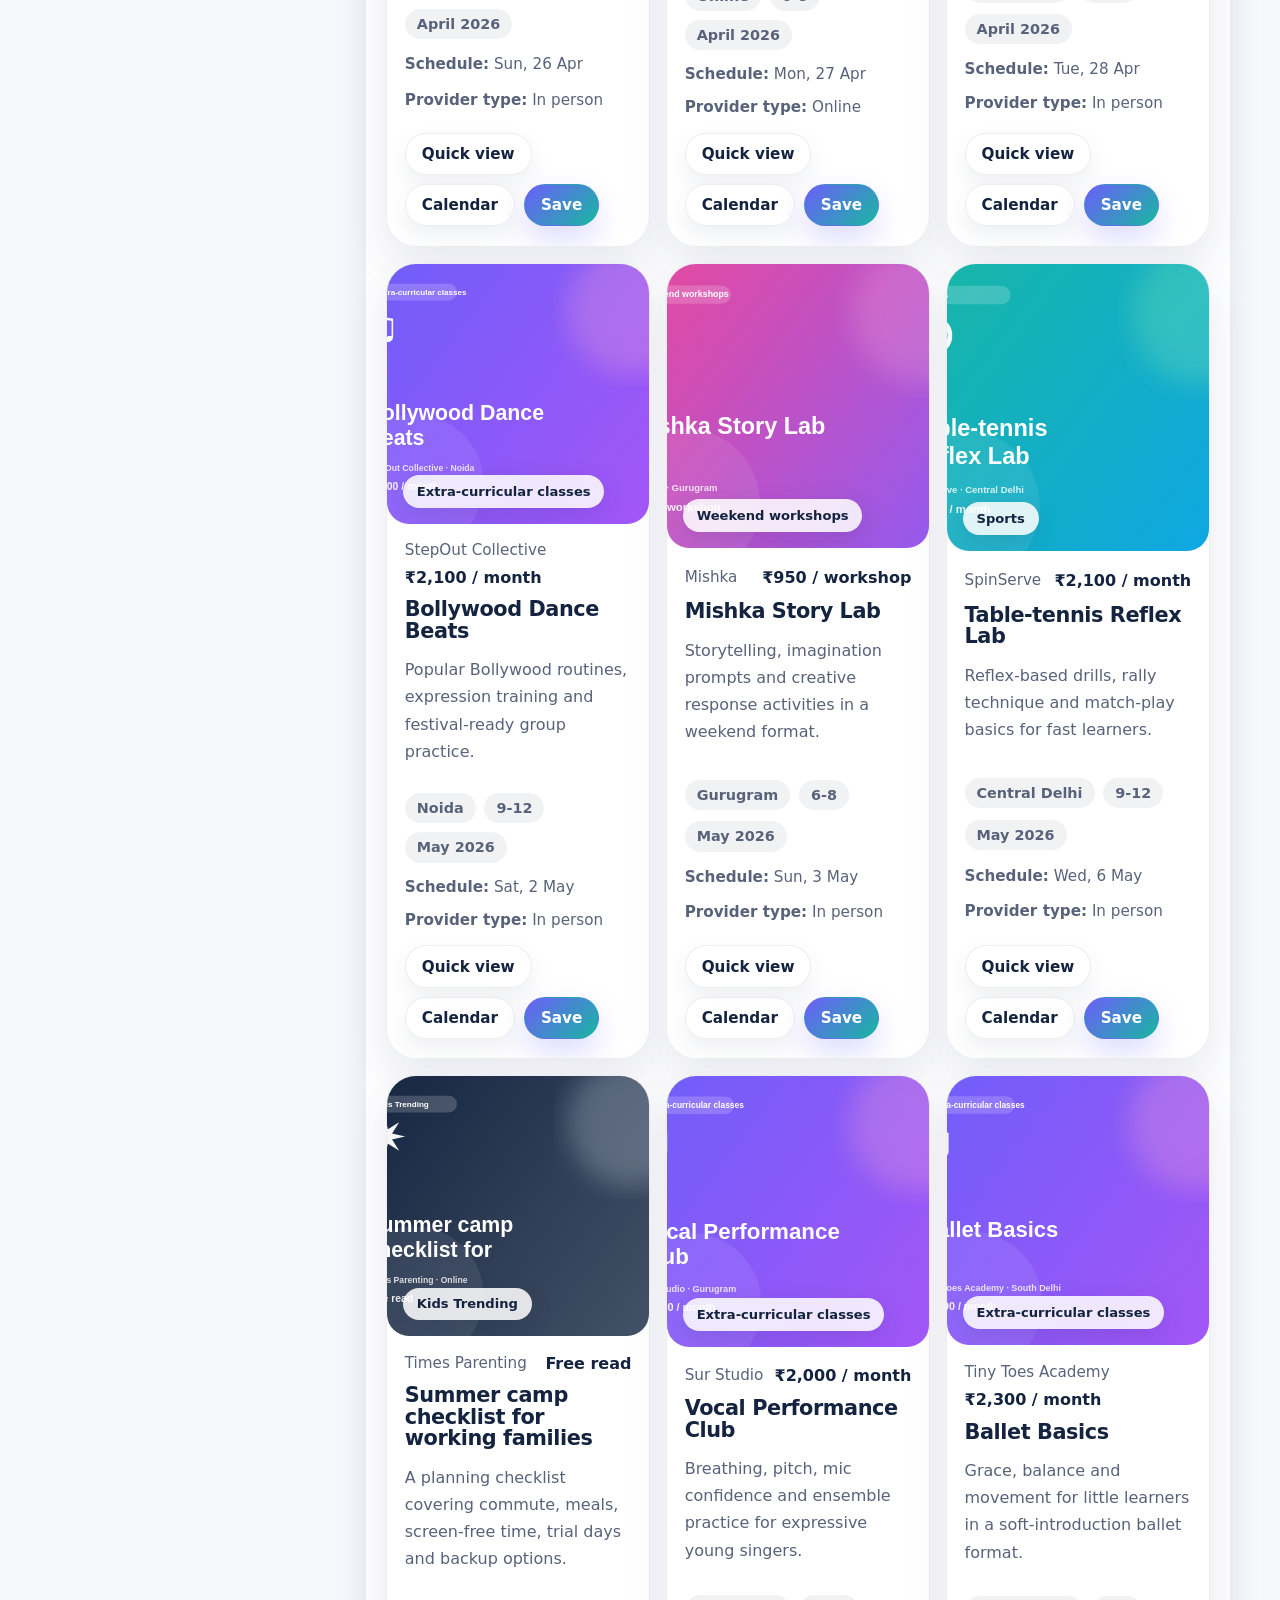
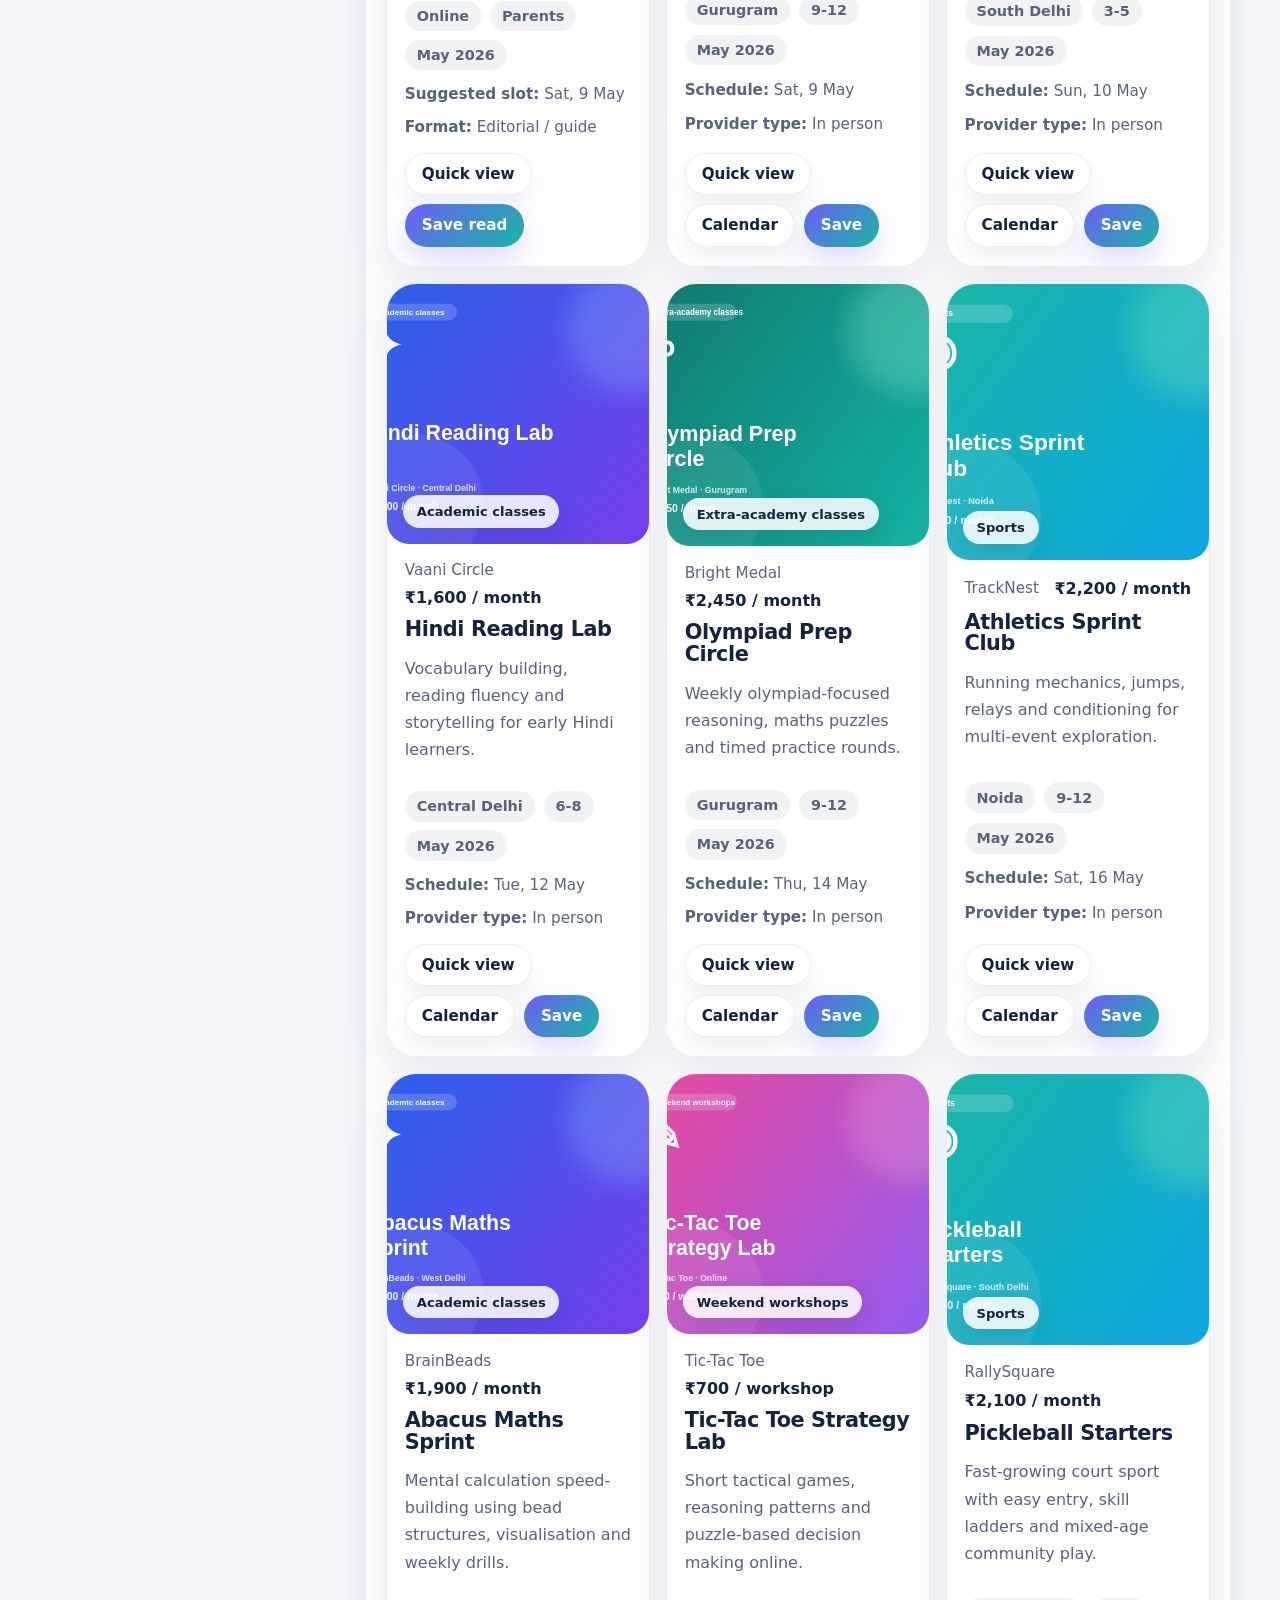
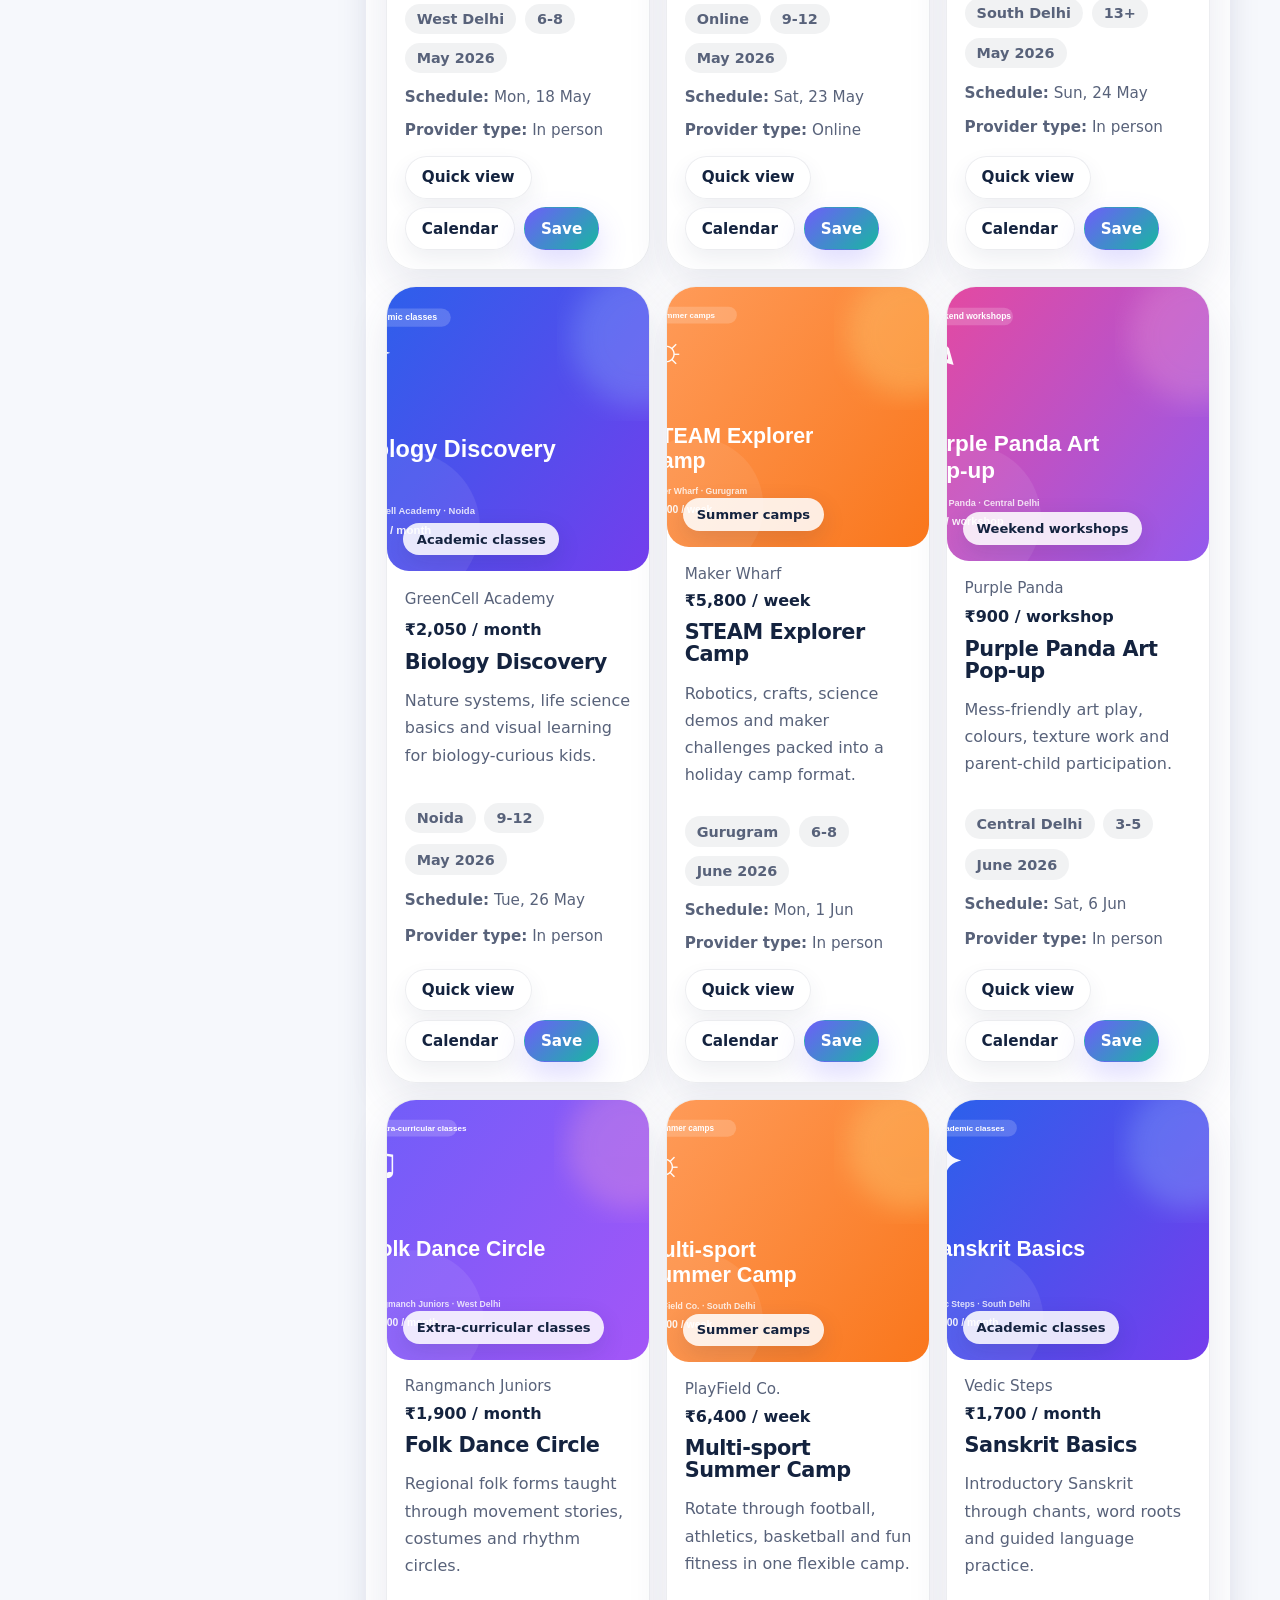
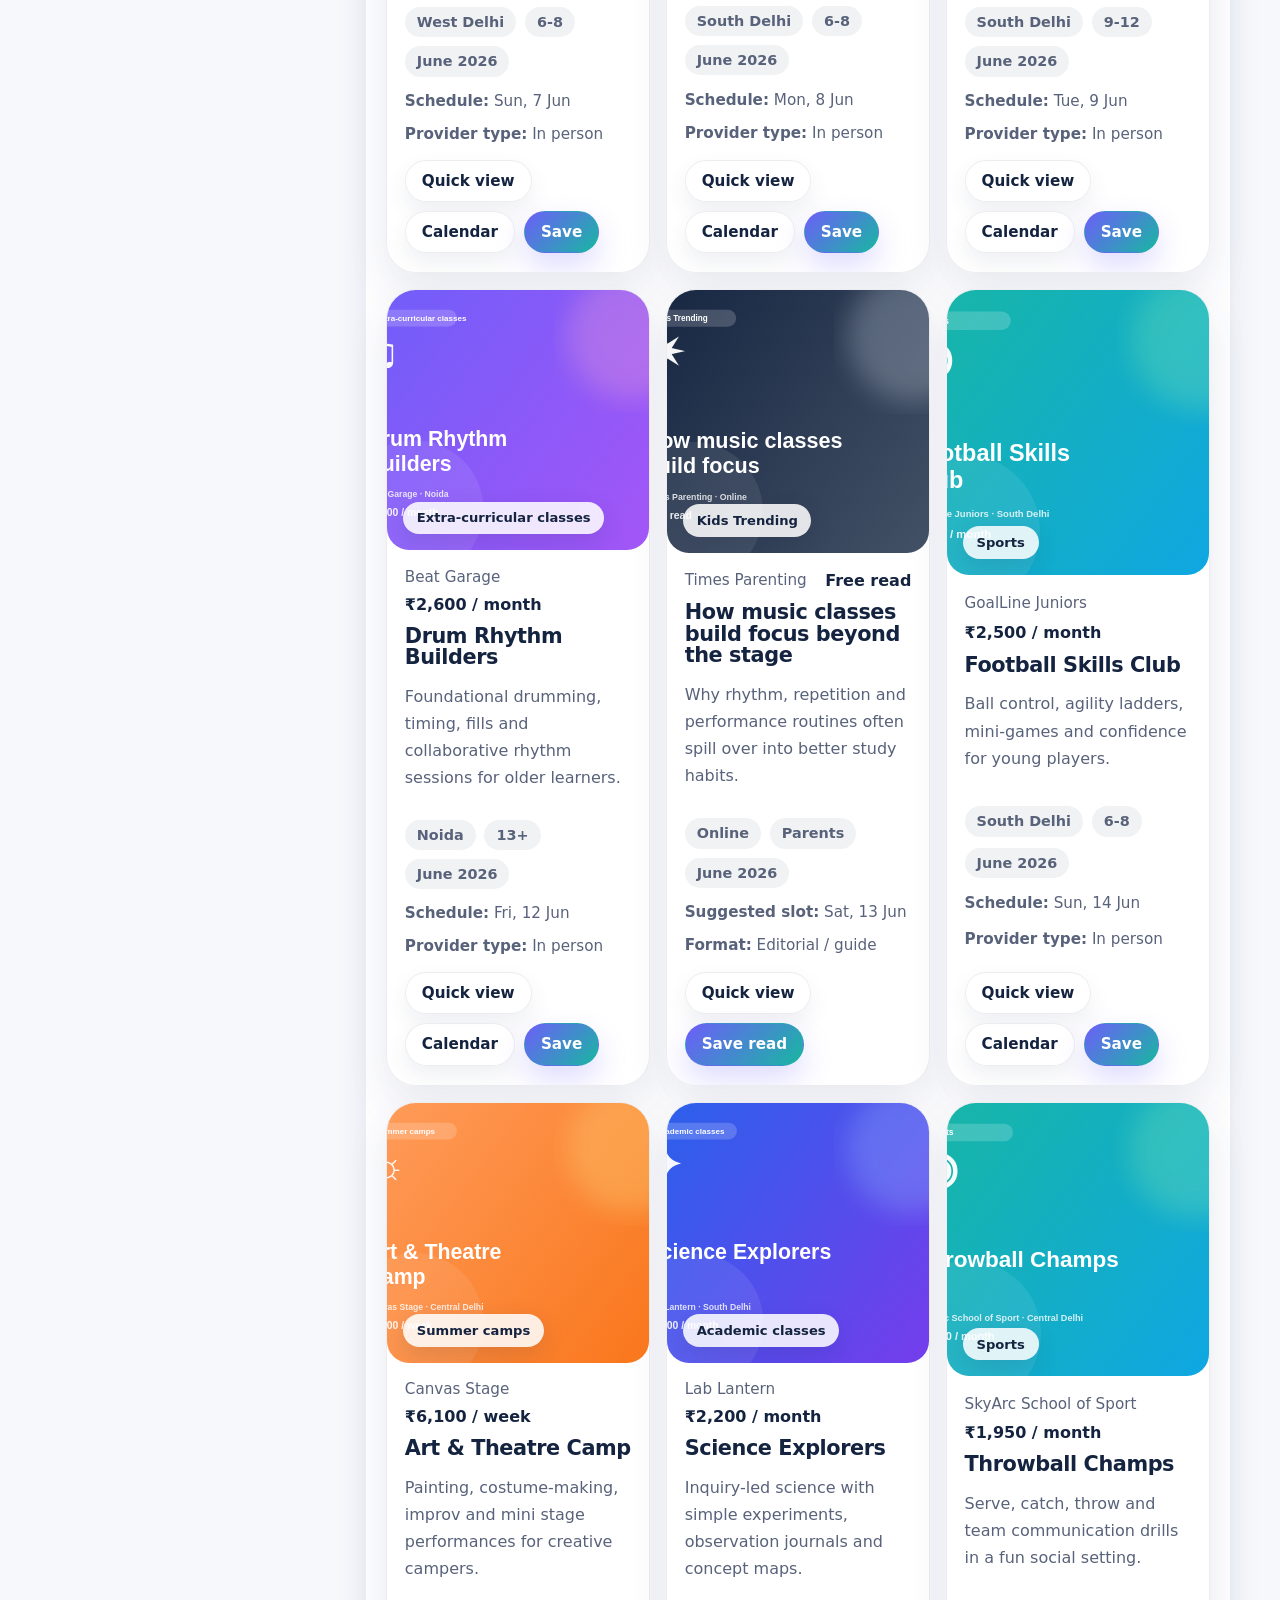
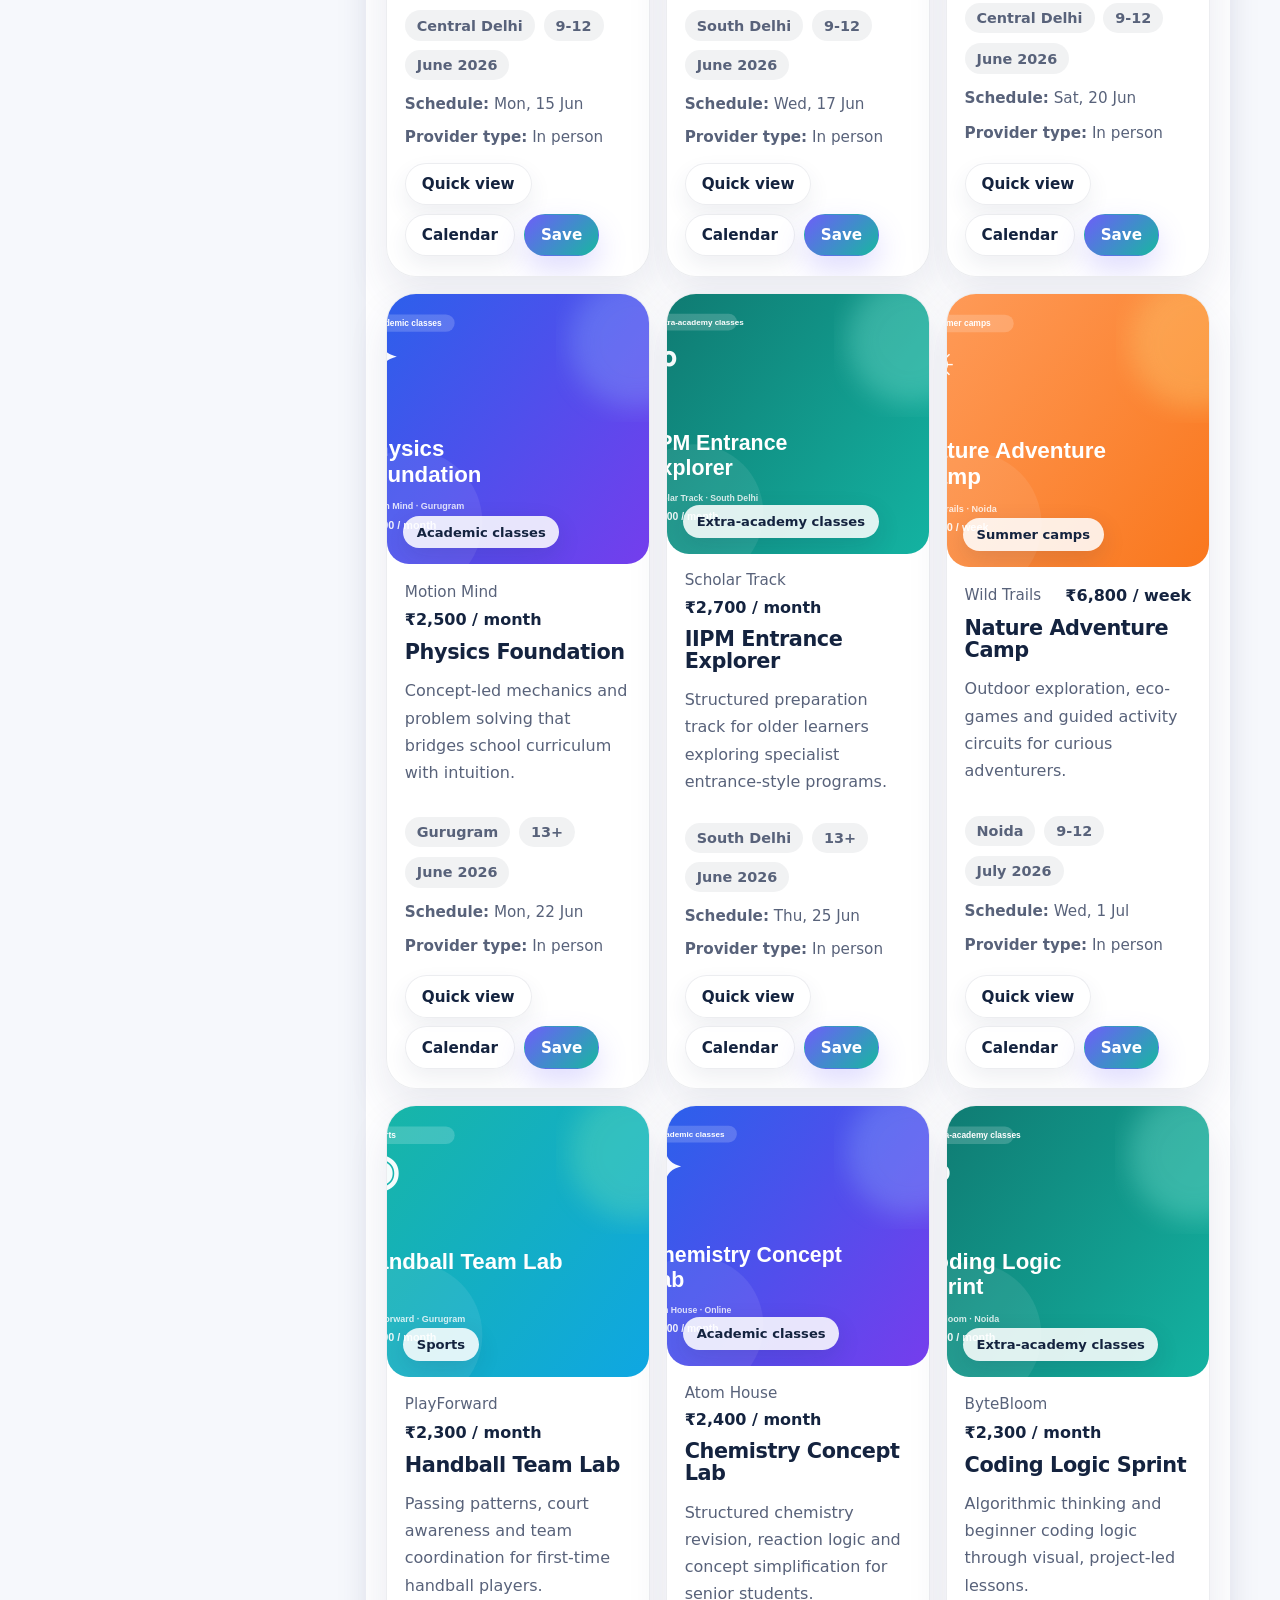
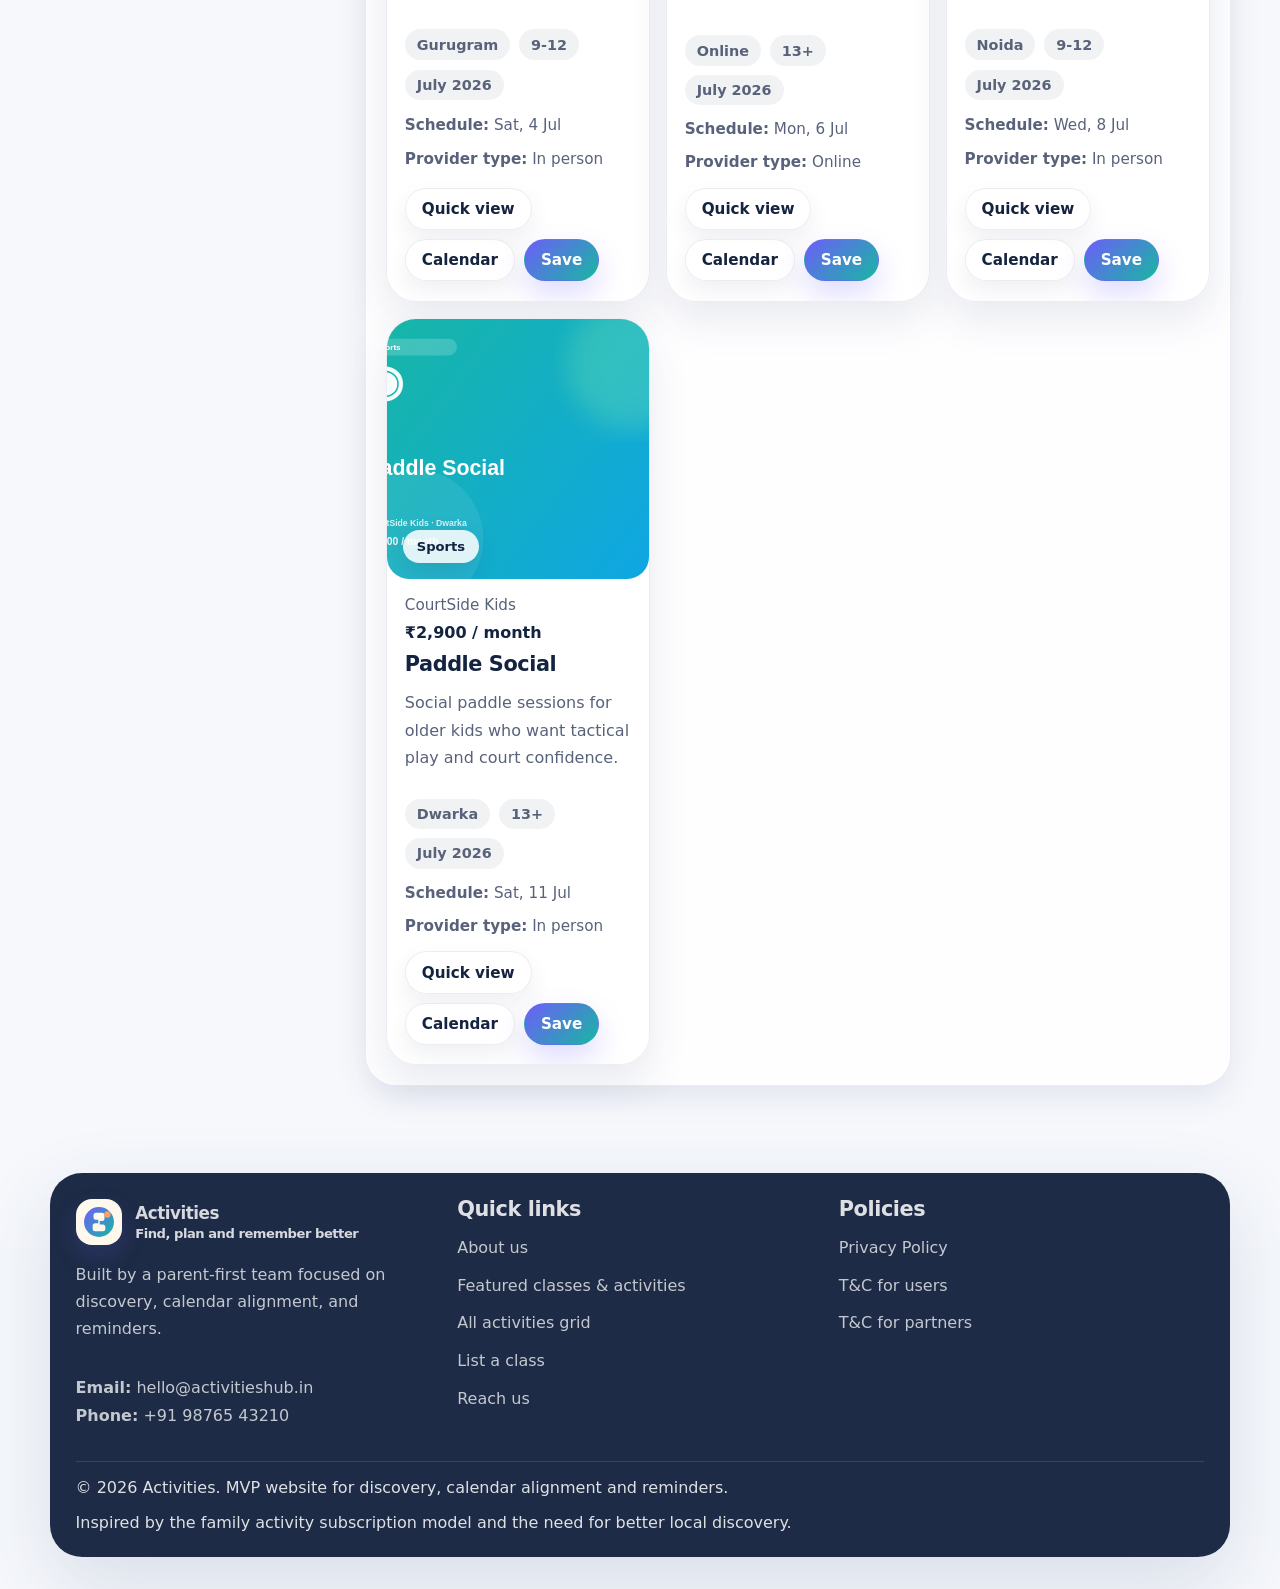
<file: activities.html>
<!doctype html>
<html lang="en">
  <head>
    <meta charset="UTF-8" />
    <meta name="viewport" content="width=device-width, initial-scale=1.0" />
    <meta
      name="description"
      content="Browse every kids activity in one modern visual grid with search, filters, quick view, reminders and calendar alignment."
    />
    <title>All activities | Activities</title>
    <link rel="stylesheet" href="styles.css" />
    <script src="script.js" defer></script>
  </head>
  <body data-page="activities">
    <header id="site-header"></header>

    <main>
      <section class="page-hero">
        <div class="page-hero-card">
          <div class="page-hero-copy">
            <div>
              <span class="eyebrow">All activities</span>
              <h1>Browse the full catalog in one modern, visual activity grid.</h1>
              <p class="lead">
                Think of this as the storefront view of the platform: every class, camp, workshop and
                trending read in one place, with image-led tiles, quick-view details, and filters that
                help families compare fast.
              </p>
              <div class="hero-actions">
                <a class="button button-primary" href="#activity-market">Start browsing</a>
                <a class="button button-secondary" href="classes.html">Browse by category</a>
              </div>
              <div class="badge-row">
                <span class="badge"><strong data-total-items>0</strong>&nbsp;total items</span>
                <span class="badge"><strong data-total-providers>0</strong>&nbsp;providers</span>
                <span class="badge"><strong data-total-categories>0</strong>&nbsp;categories</span>
              </div>
            </div>
            <div class="catalog-intro">
              <span class="eyebrow accent">How this page works</span>
              <ul class="check-list">
                <li>Search across activity names, providers, tags and categories.</li>
                <li>Filter by category, area, age-group and month.</li>
                <li>Use quick view for richer details before shortlisting.</li>
                <li>Save reminders or add the best fits straight to your calendar.</li>
              </ul>
            </div>
          </div>
        </div>
      </section>

      <section class="section compact" id="activity-market">
        <div class="catalog-shell">
          <div class="market-layout">
            <aside class="market-sidebar">
              <span class="eyebrow accent">Filter catalog</span>
              <h3>Find the right fit faster</h3>
              <p>
                Parents don’t just browse — they compare. Use these controls to narrow the catalog by
                what actually matters in a family decision: type, location, age-fit and timing.
              </p>

              <div class="control-stack">
                <label>
                  Search
                  <input
                    type="search"
                    placeholder="Piano, summer camp, badminton..."
                    data-market-search
                    data-market-control
                  />
                </label>

                <label>
                  Category
                  <select data-market-category data-market-control>
                    <option value="all">All categories</option>
                  </select>
                </label>

                <label>
                  Area
                  <select data-market-area data-market-control>
                    <option value="all">All areas</option>
                  </select>
                </label>

                <label>
                  Age-group
                  <select data-market-age data-market-control>
                    <option value="all">All age-groups</option>
                  </select>
                </label>

                <label>
                  Month
                  <select data-market-month data-market-control>
                    <option value="all">All months</option>
                  </select>
                </label>

                <button class="button button-secondary" type="button" data-market-reset>Reset filters</button>
              </div>
            </aside>

            <div class="market-shelf">
              <div class="market-toolbar">
                <div>
                  <span class="eyebrow">Visual catalog</span>
                  <h2><span data-market-count>0</span> activities ready to explore</h2>
                </div>
                <label class="market-sort">
                  Sort by
                  <select data-market-sort data-market-control>
                    <option value="soonest">Soonest first</option>
                    <option value="title">Title A–Z</option>
                    <option value="price-low">Price low to high</option>
                    <option value="price-high">Price high to low</option>
                  </select>
                </label>
              </div>

              <div id="activity-market-grid" class="product-grid"></div>
            </div>
          </div>
        </div>
      </section>
    </main>

    <footer id="site-footer"></footer>
    <div id="toast-root" class="toast-root" aria-live="polite" aria-atomic="true"></div>
  </body>
</html>
</file>
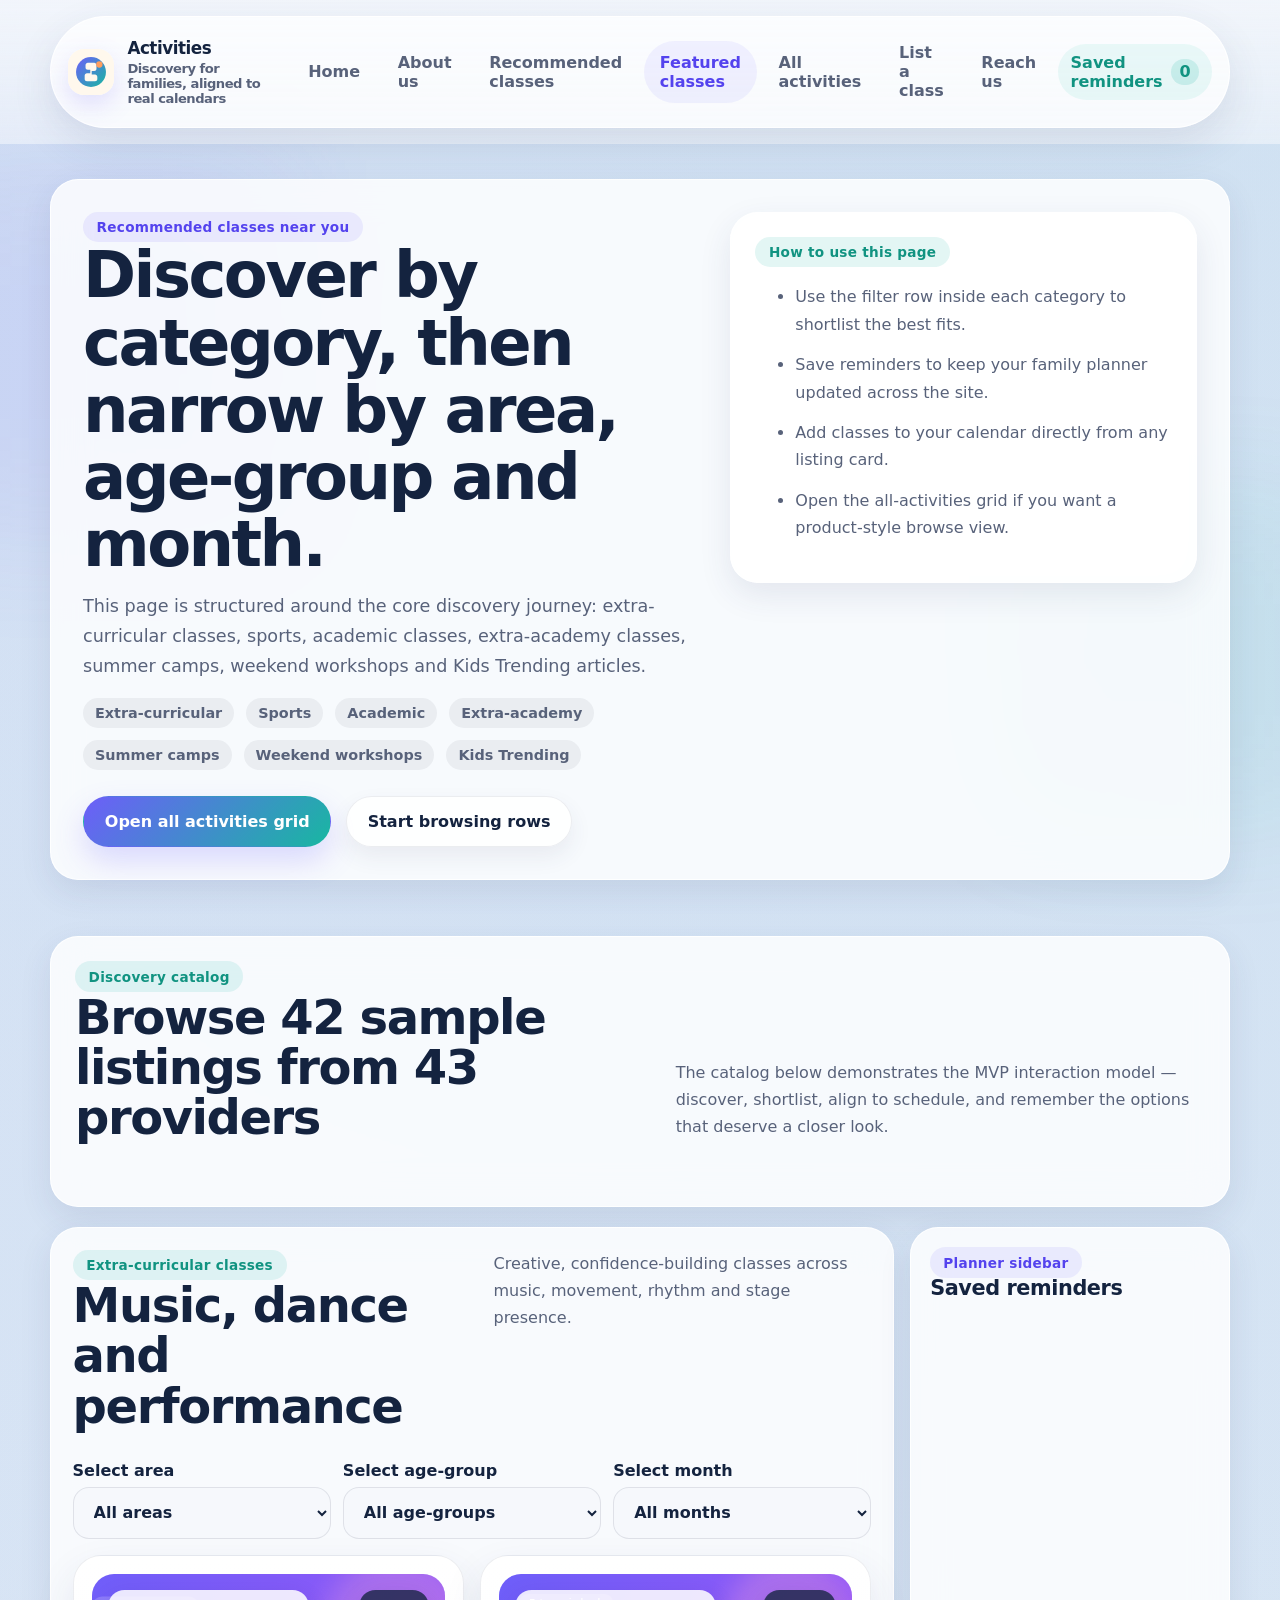
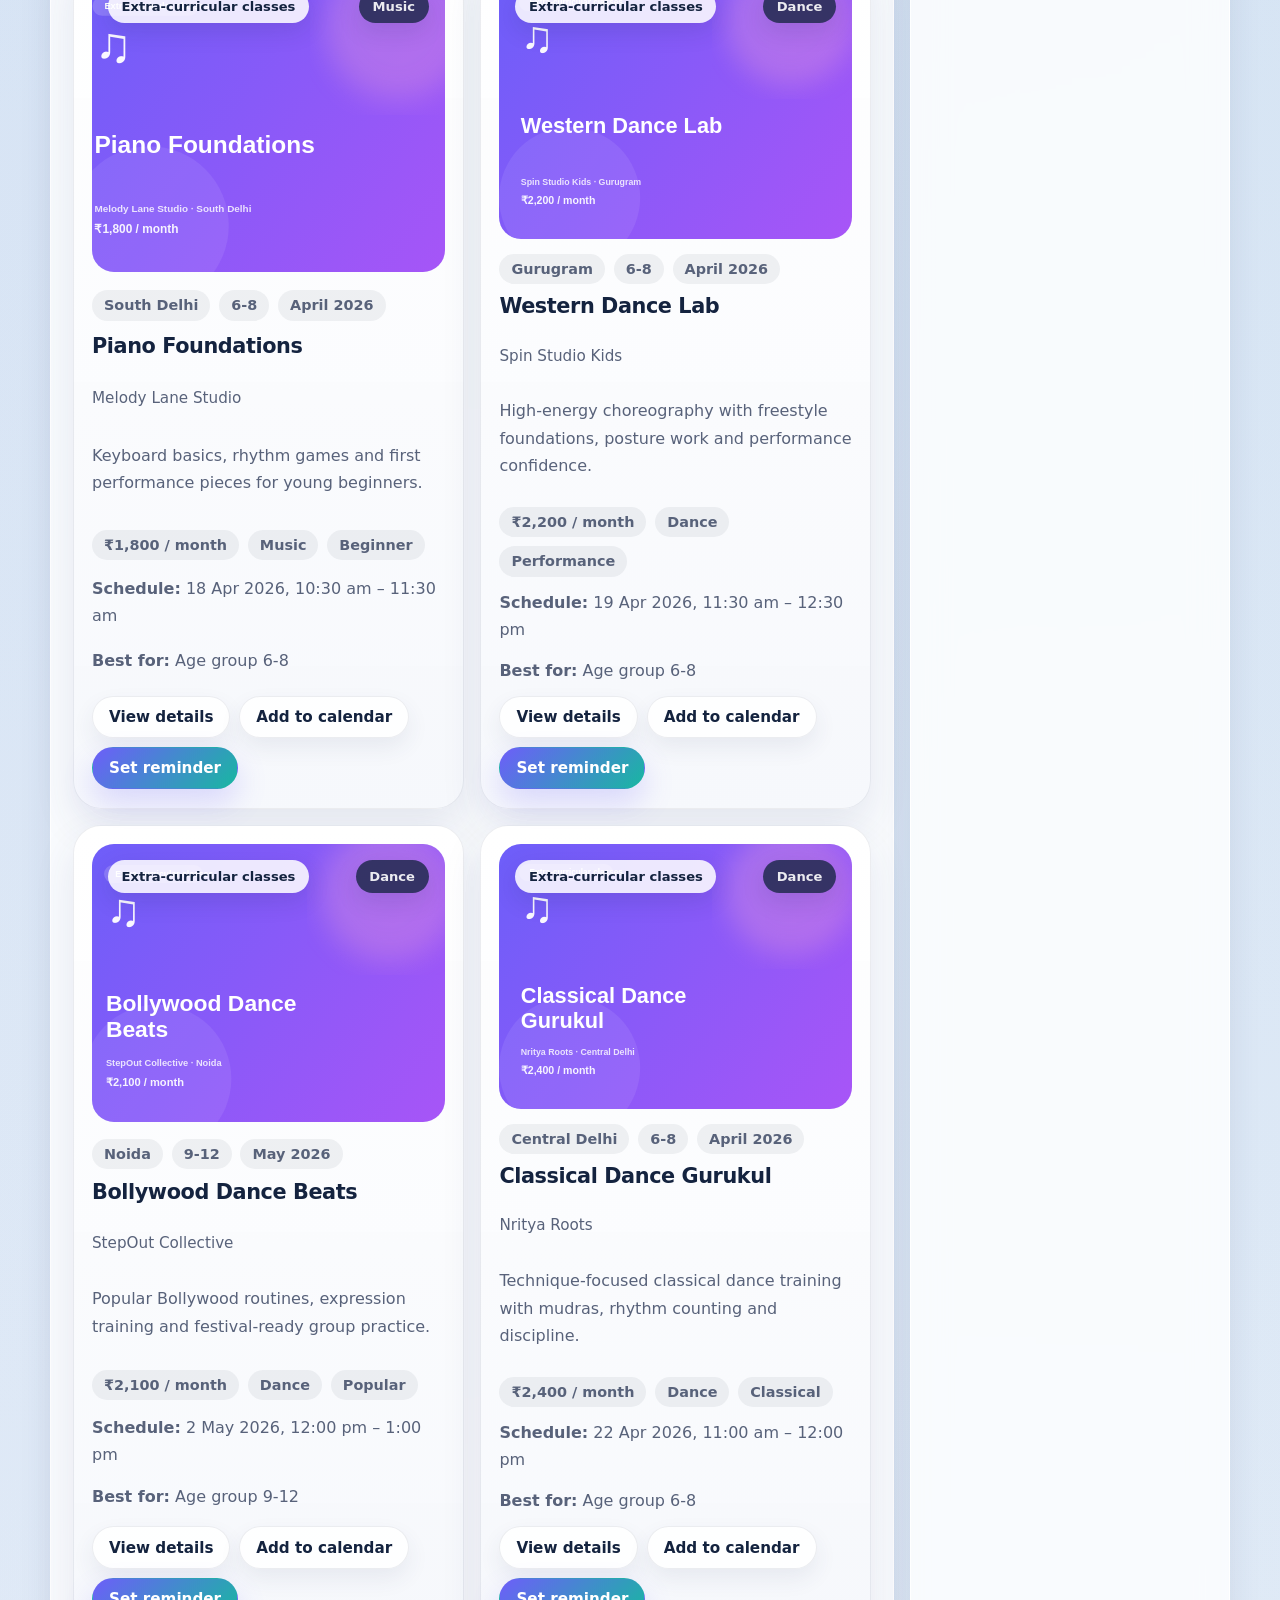
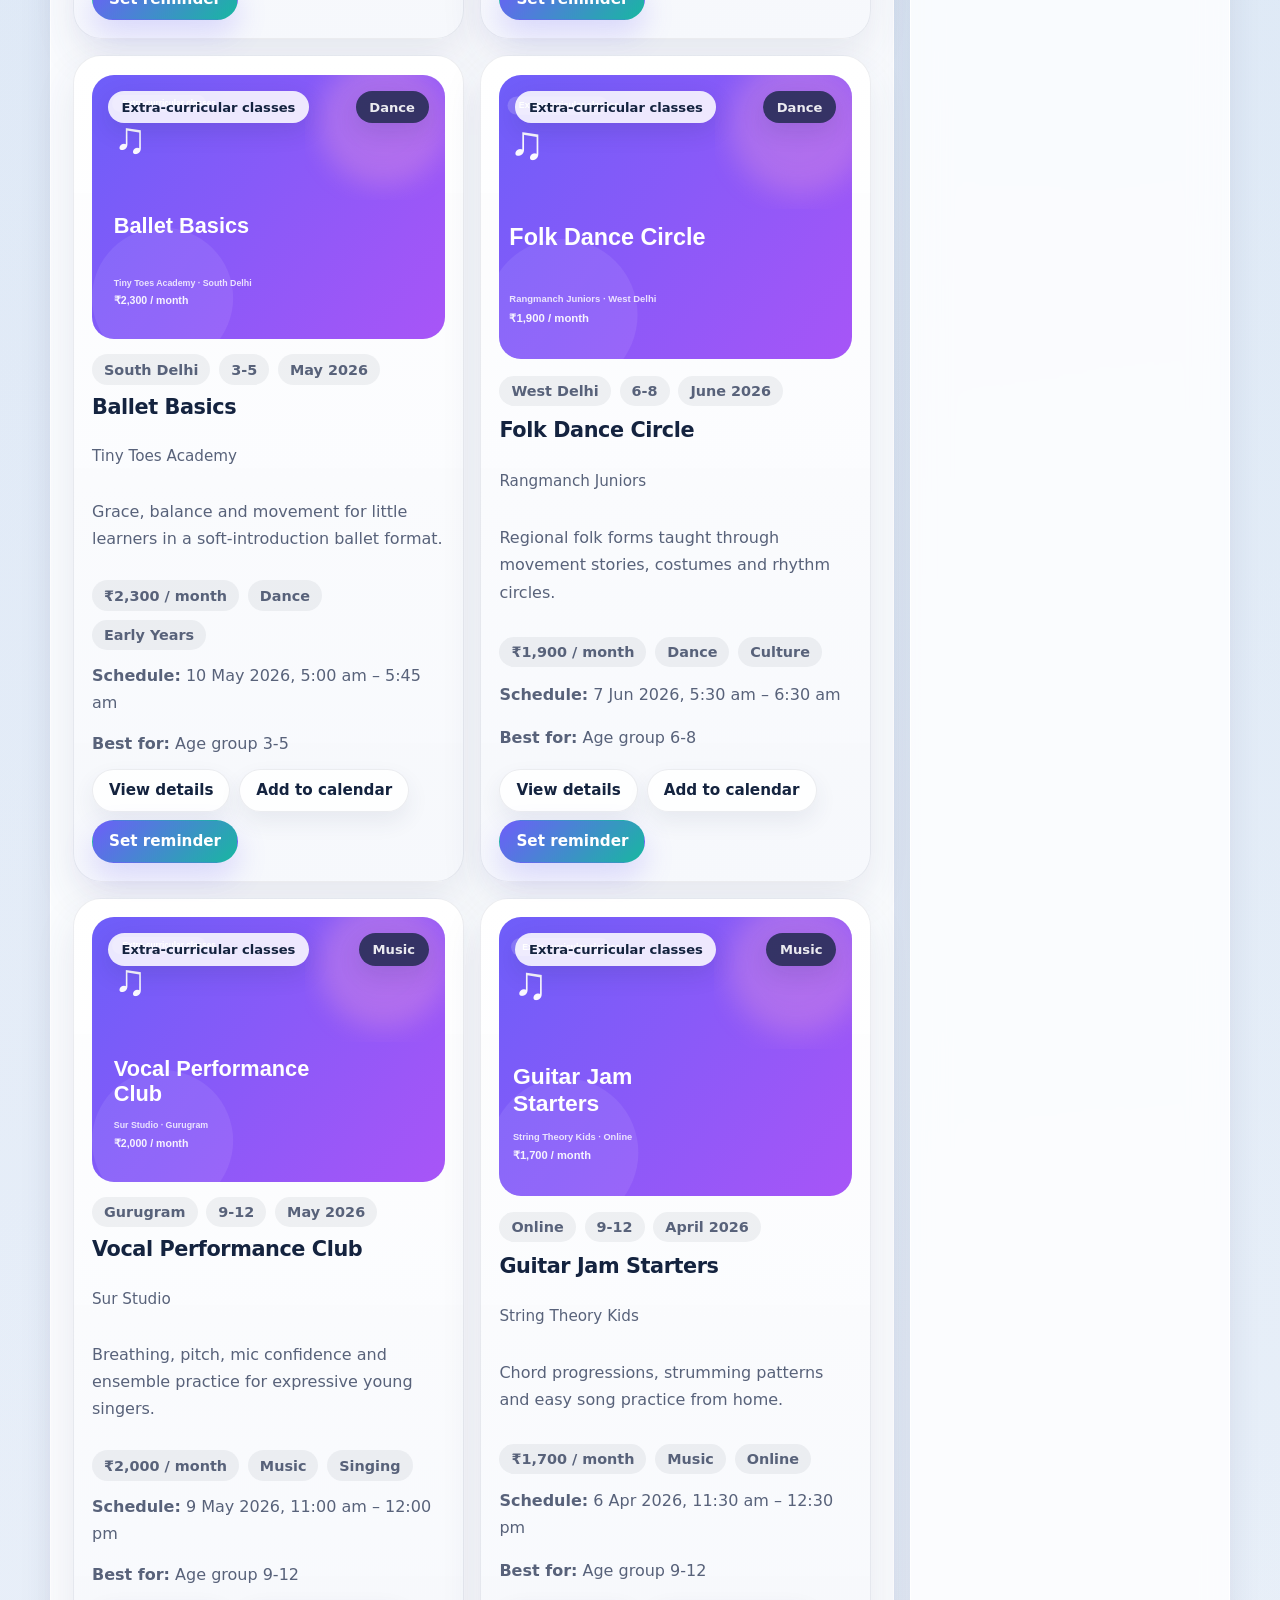
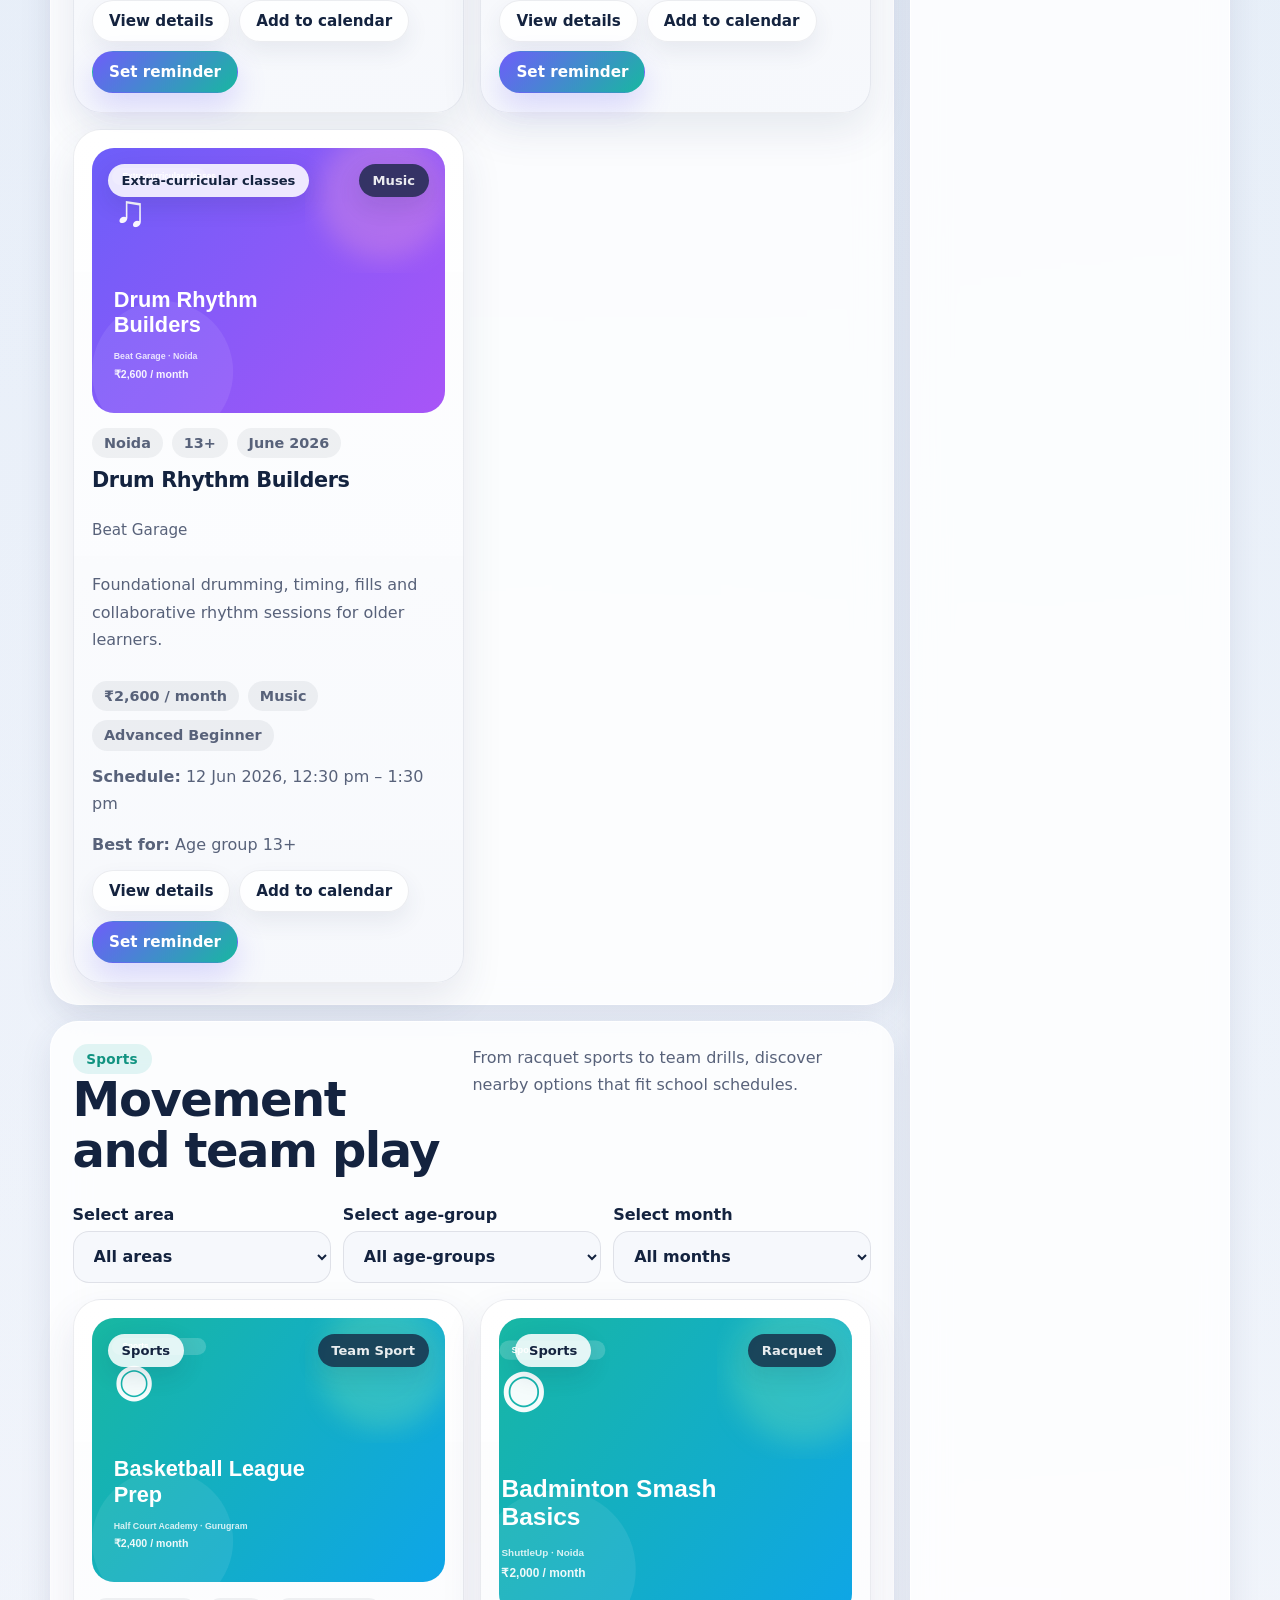
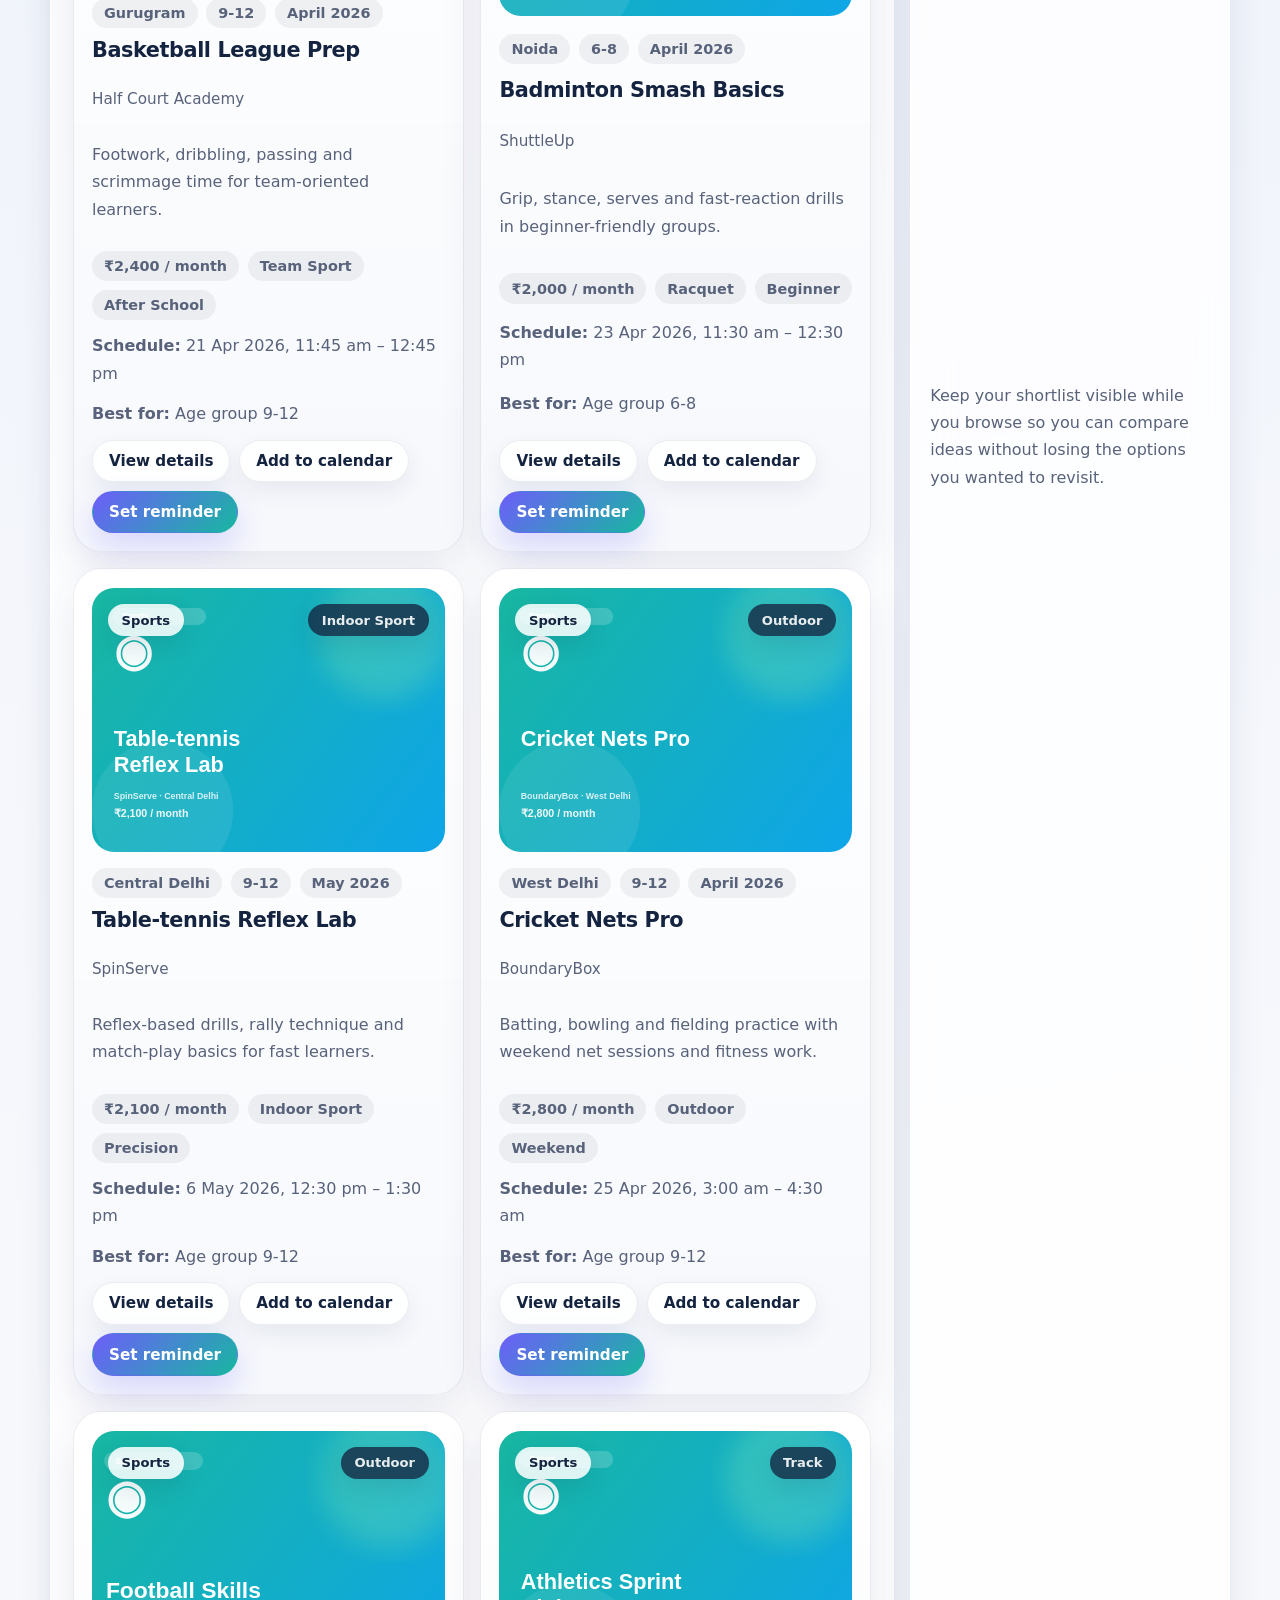
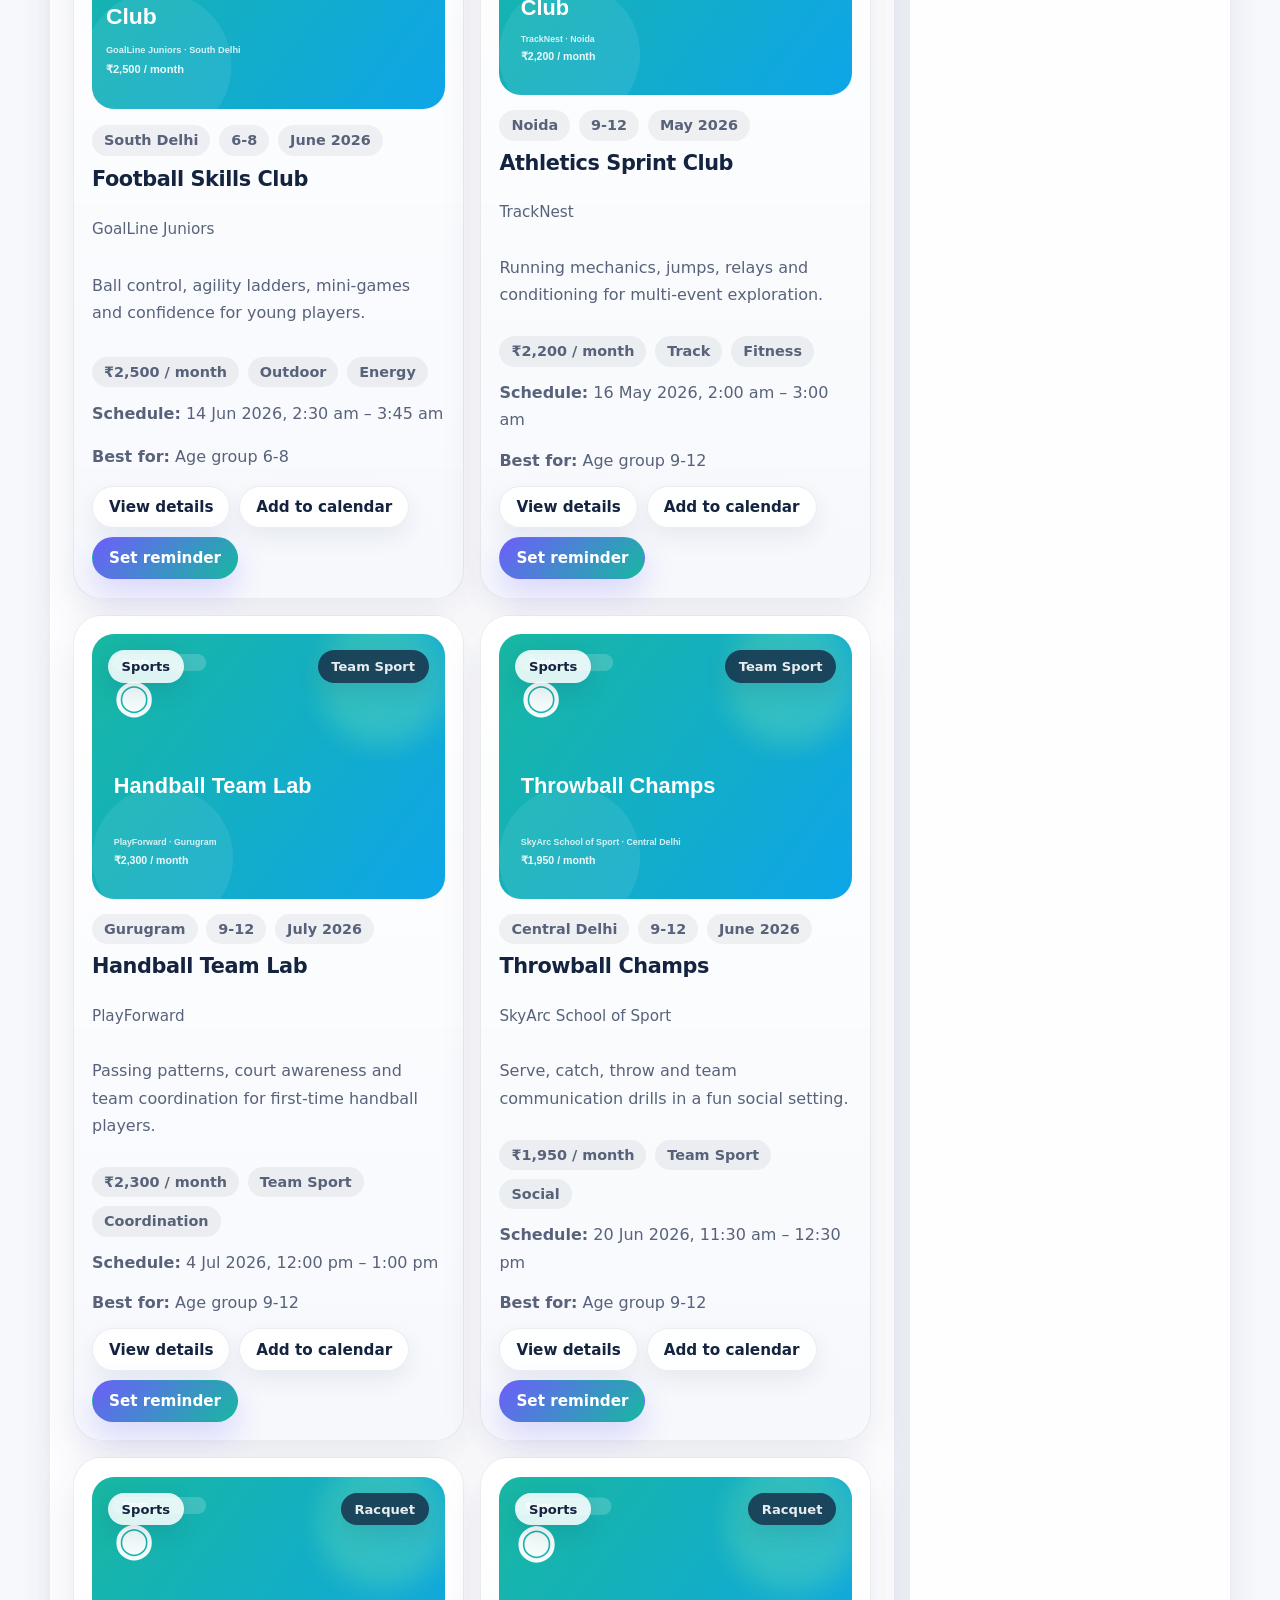
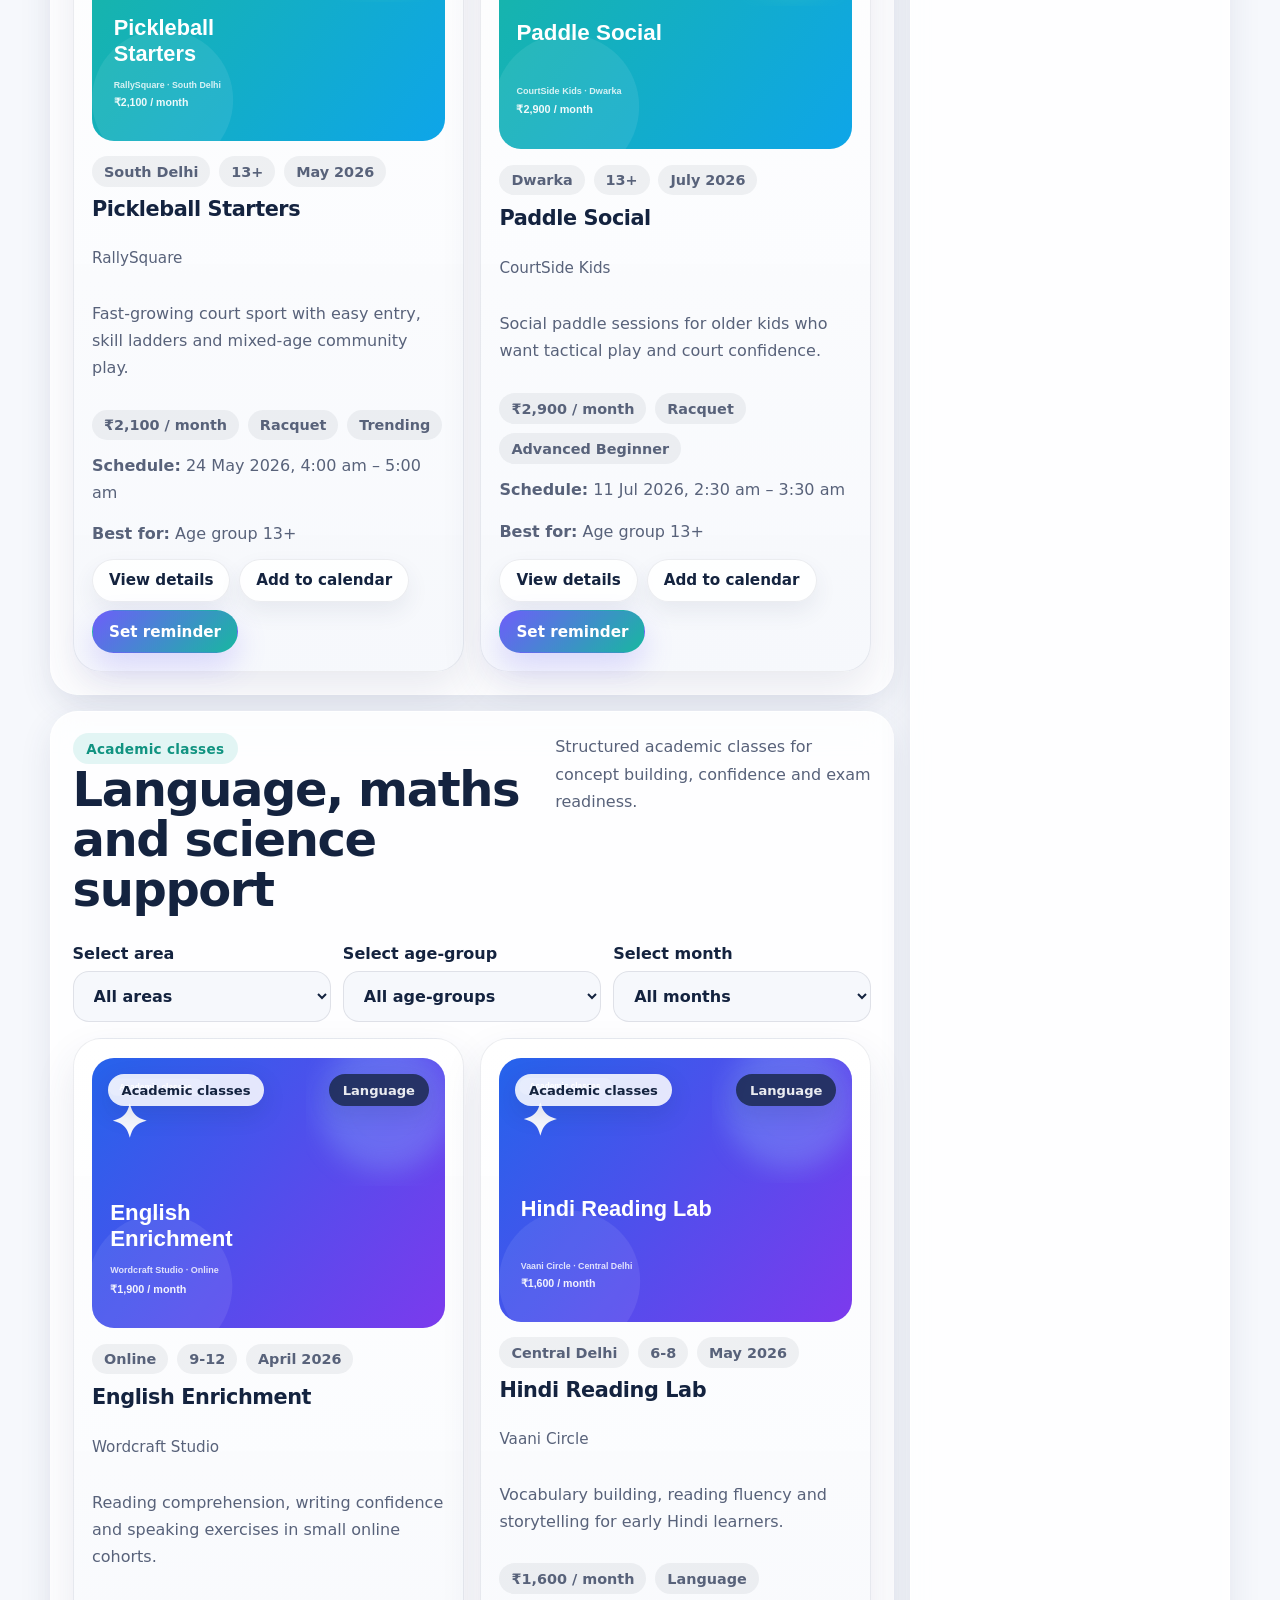
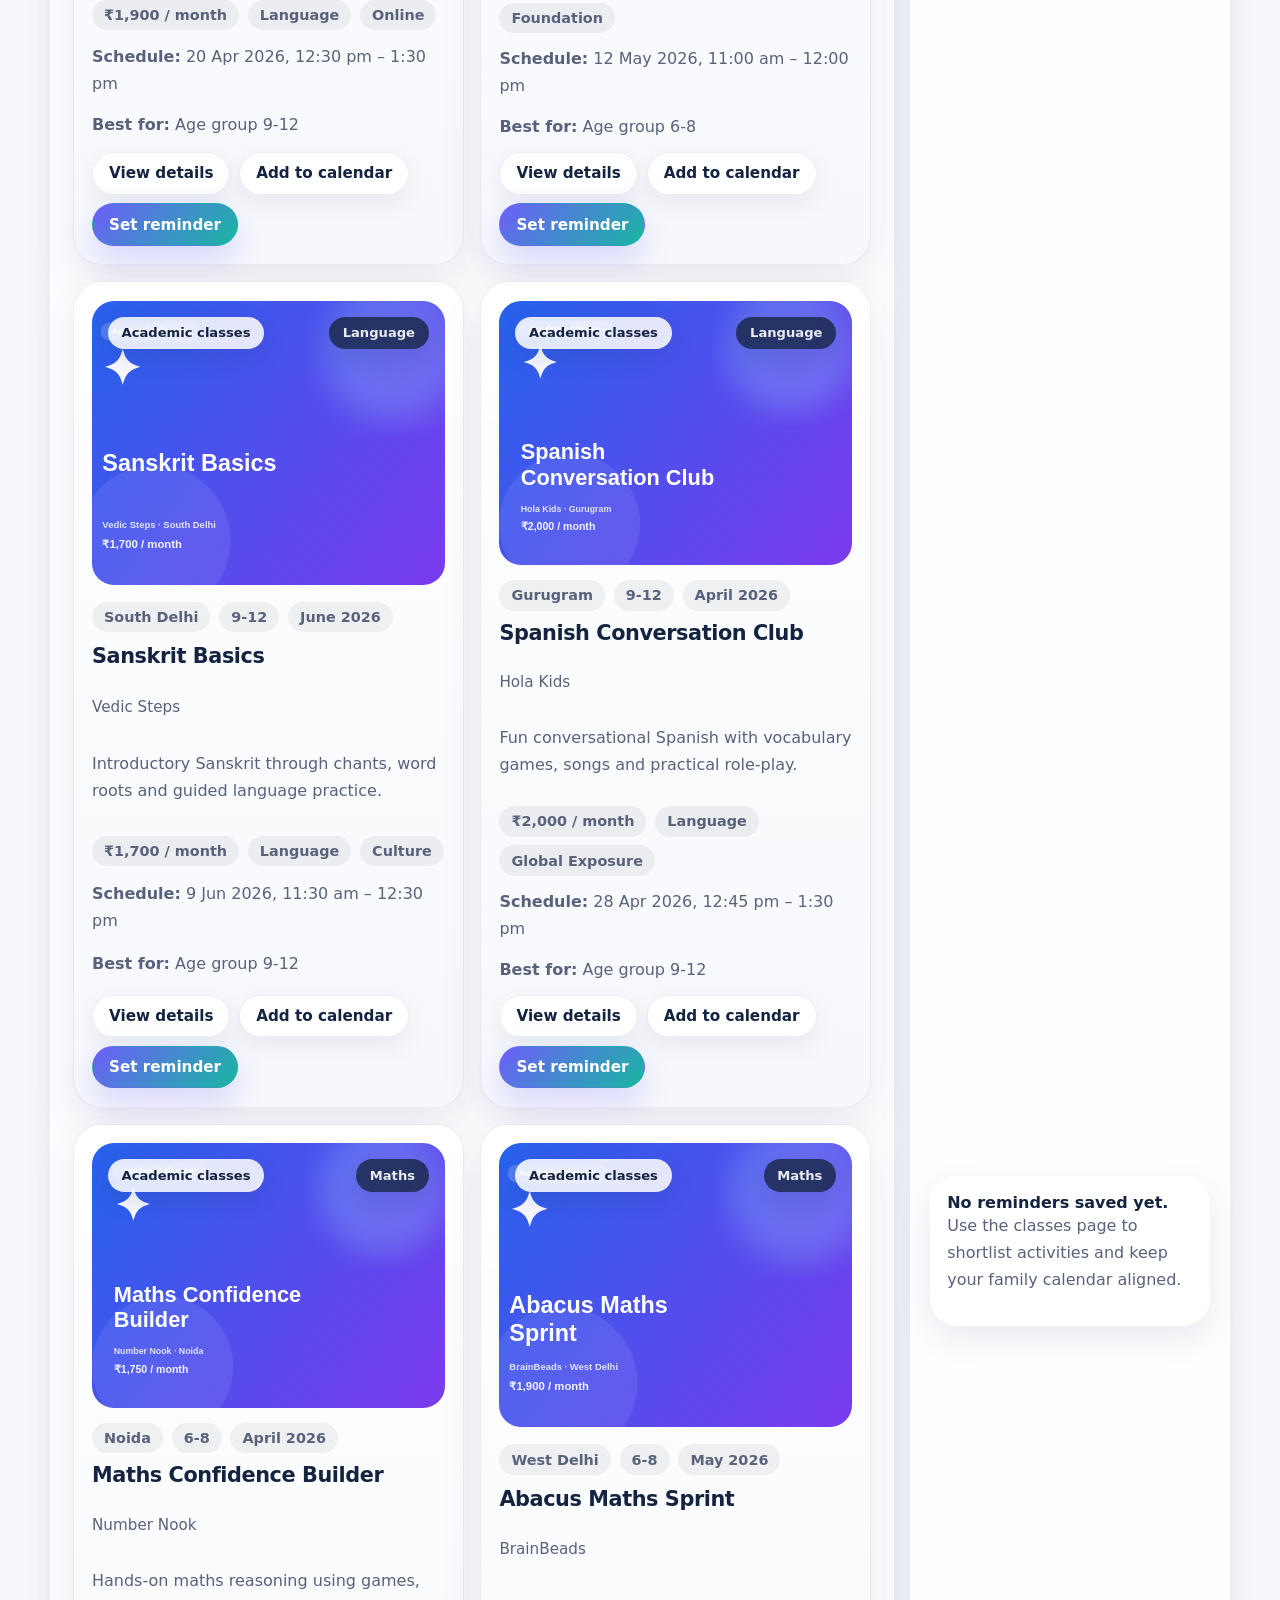
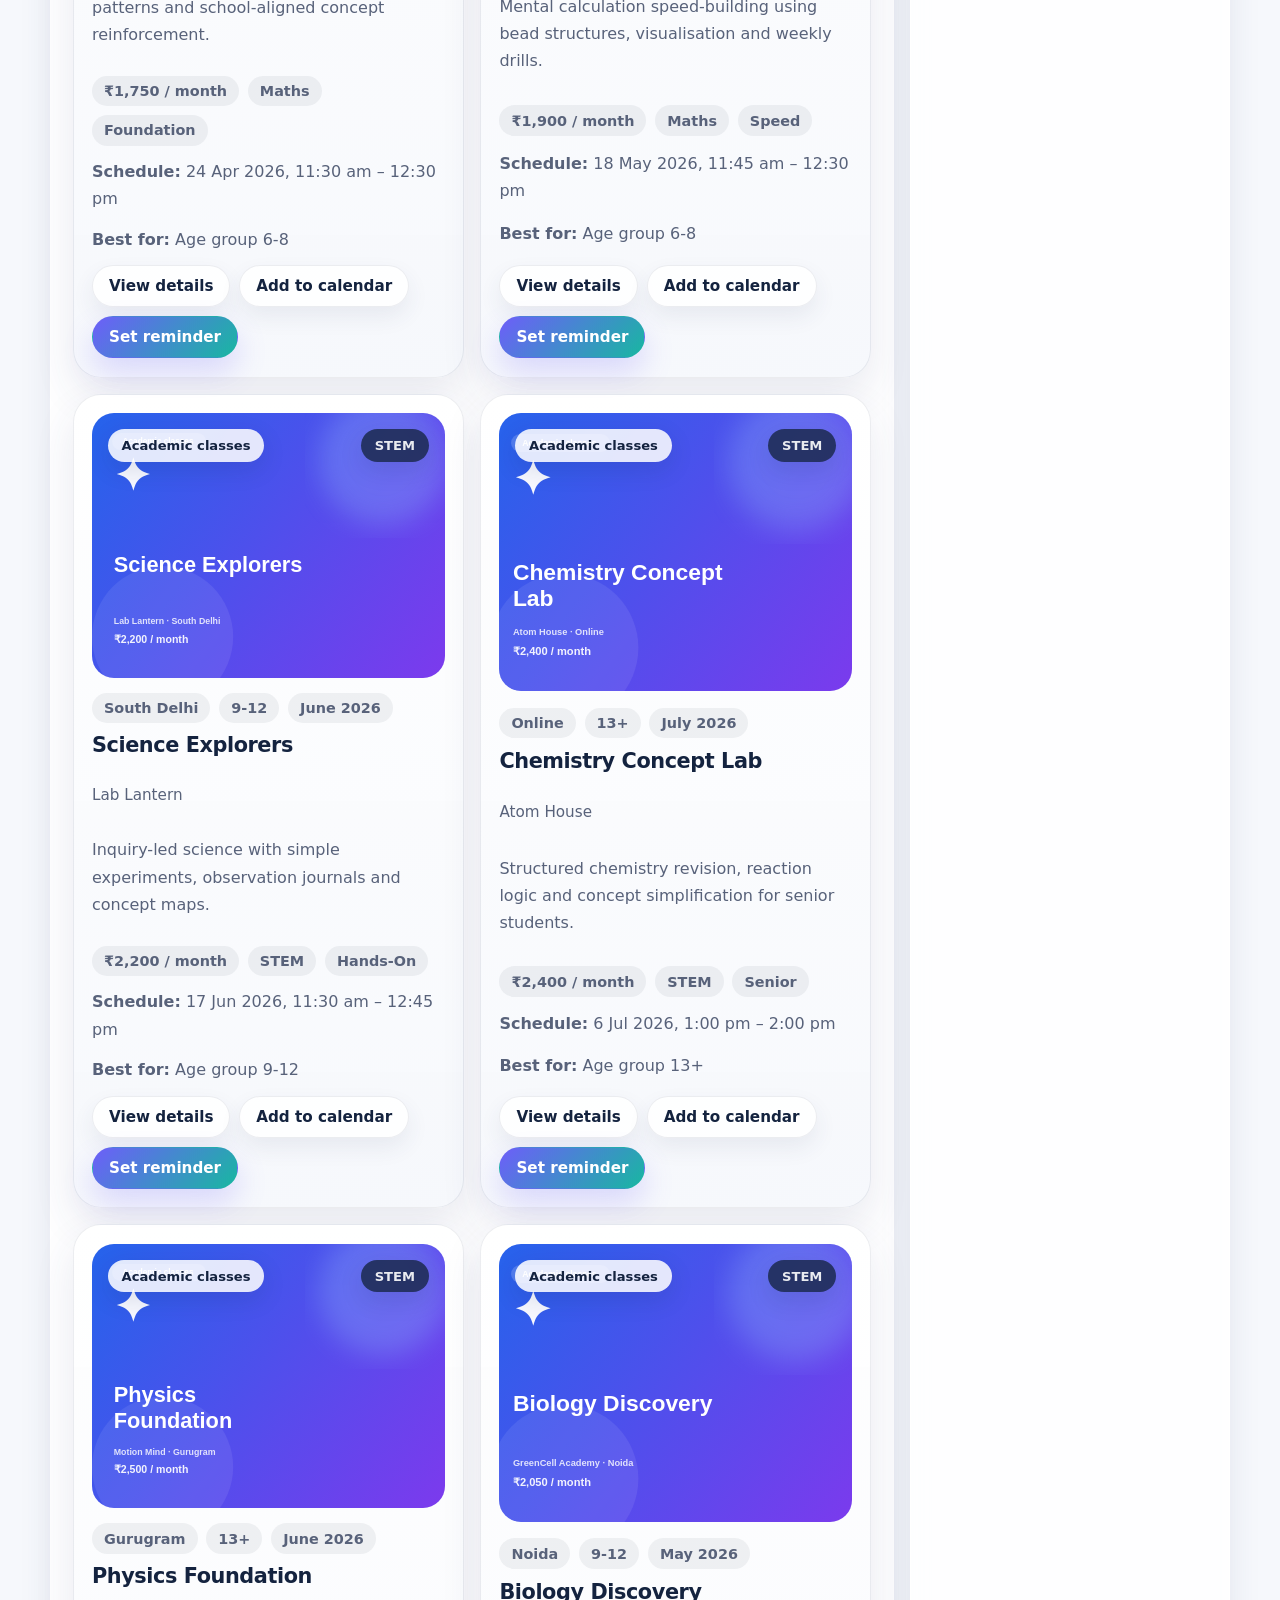
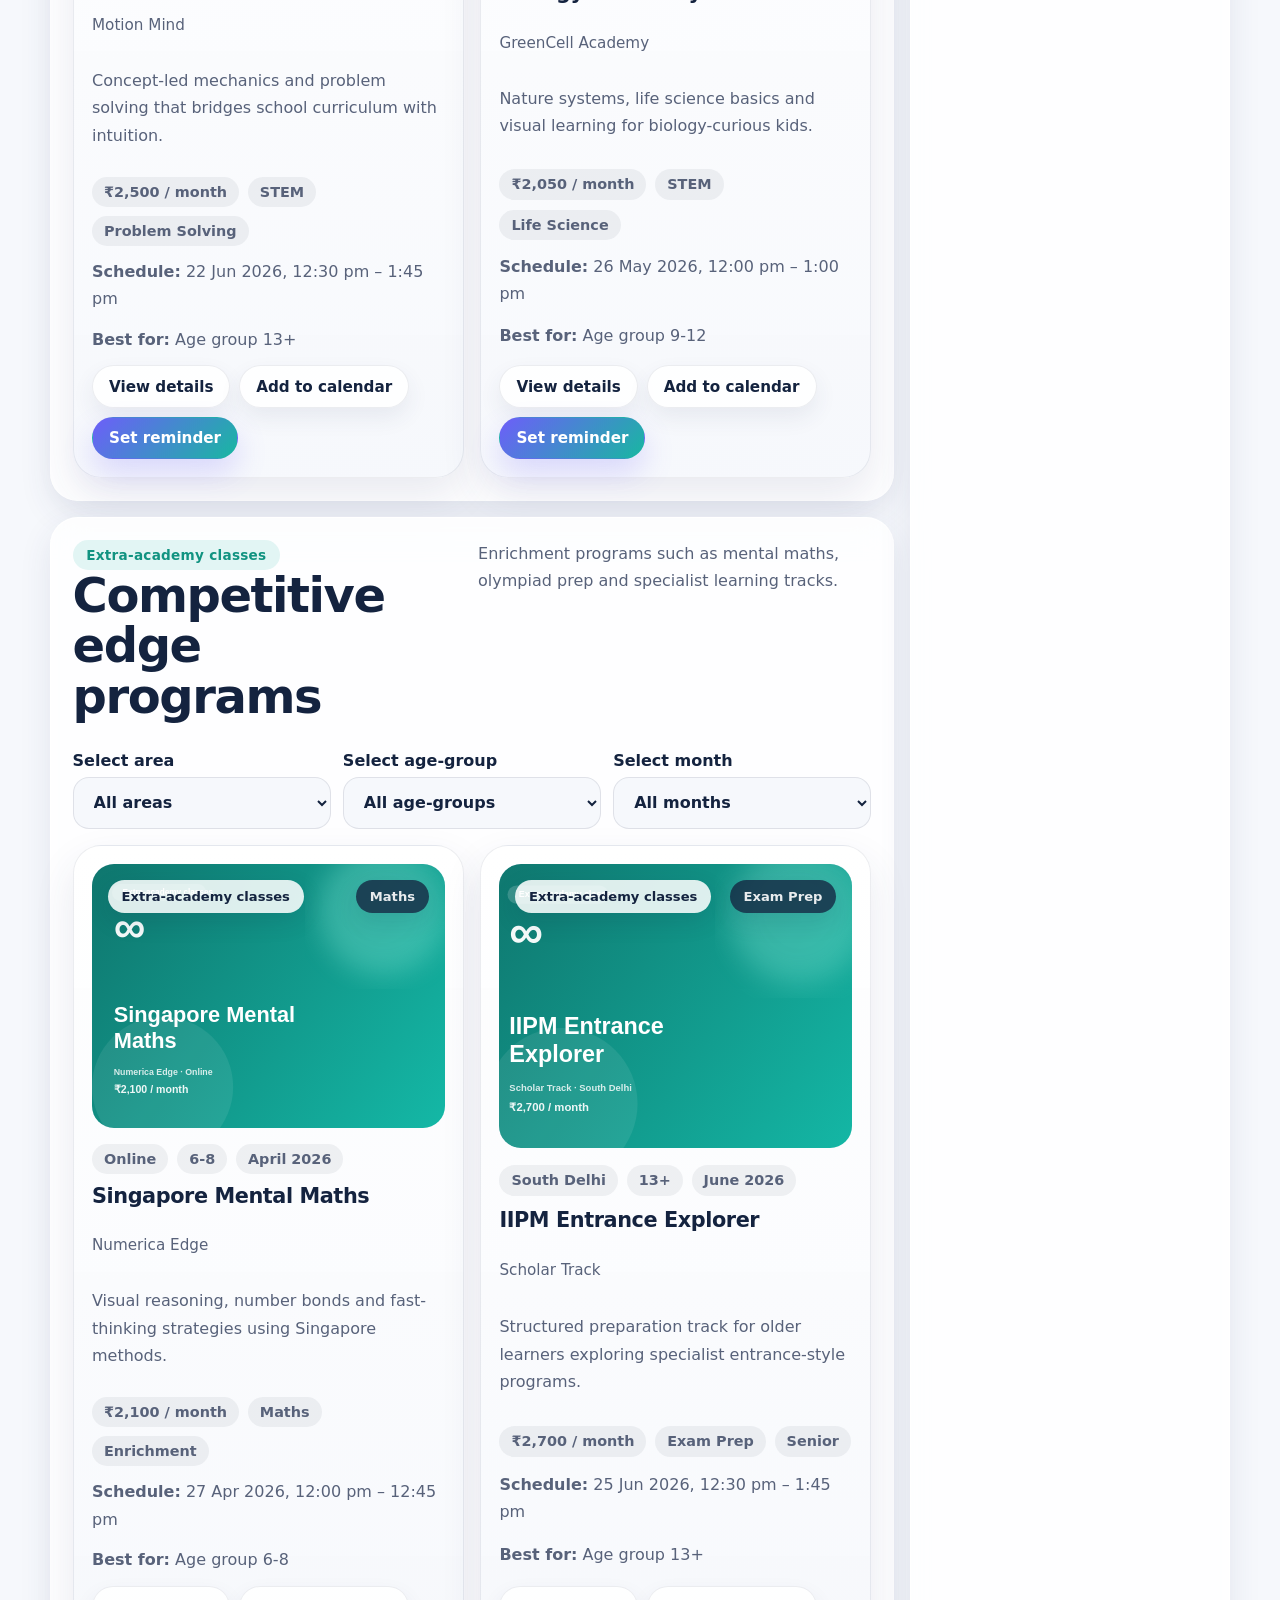
<file: classes.html>
<!doctype html>
<html lang="en">
  <head>
    <meta charset="UTF-8" />
    <meta name="viewport" content="width=device-width, initial-scale=1.0" />
    <meta
      name="description"
      content="Browse recommended kids classes, activities, camps, workshops and parenting reads by area, age-group and month."
    />
    <title>Recommended classes near you | Activities</title>
    <link rel="stylesheet" href="styles.css" />
    <script src="script.js" defer></script>
  </head>
  <body data-page="classes">
    <header id="site-header"></header>

    <main>
      <section class="page-hero">
        <div class="page-hero-card">
          <div class="page-hero-copy">
            <div>
              <span class="eyebrow">Recommended classes near you</span>
              <h1>Discover by category, then narrow by area, age-group and month.</h1>
              <p class="lead">
                This page is structured around the core discovery journey: extra-curricular classes,
                sports, academic classes, extra-academy classes, summer camps, weekend workshops and
                Kids Trending articles.
              </p>
              <div class="jump-links">
                <a href="#extracurricular">Extra-curricular</a>
                <a href="#sports">Sports</a>
                <a href="#academic">Academic</a>
                <a href="#extraAcademy">Extra-academy</a>
                <a href="#camps">Summer camps</a>
                <a href="#workshops">Weekend workshops</a>
                <a href="#trends">Kids Trending</a>
              </div>
              <div class="hero-actions">
                <a class="button button-primary" href="activities.html">Open all activities grid</a>
                <a class="button button-secondary" href="#extracurricular">Start browsing rows</a>
              </div>
            </div>
            <div class="catalog-intro">
              <span class="eyebrow accent">How to use this page</span>
              <ul class="check-list">
                <li>Use the filter row inside each category to shortlist the best fits.</li>
                <li>Save reminders to keep your family planner updated across the site.</li>
                <li>Add classes to your calendar directly from any listing card.</li>
                <li>Open the all-activities grid if you want a product-style browse view.</li>
              </ul>
            </div>
          </div>
        </div>
      </section>

      <section class="section compact">
        <div class="catalog-shell">
          <div class="catalog-intro">
            <div class="section-head">
              <div>
                <span class="eyebrow accent">Discovery catalog</span>
                <h2>Browse <span data-total-classes>0</span> sample listings from <span data-total-providers>0</span> providers</h2>
              </div>
              <p>
                The catalog below demonstrates the MVP interaction model — discover, shortlist,
                align to schedule, and remember the options that deserve a closer look.
              </p>
            </div>
          </div>

          <div class="catalog-layout">
            <div id="catalog-root" class="catalog-main"></div>
            <aside class="sidebar-panel">
              <div>
                <span class="eyebrow">Planner sidebar</span>
                <h3>Saved reminders</h3>
              </div>
              <p>
                Keep your shortlist visible while you browse so you can compare ideas without losing
                the options you wanted to revisit.
              </p>
              <div id="saved-reminders"></div>
              <div class="inline-note">
                Reminder cards also support the same calendar action, making it easier to align likely
                choices with school, commute and family routines.
              </div>
            </aside>
          </div>
        </div>
      </section>
    </main>

    <footer id="site-footer"></footer>
    <div id="toast-root" class="toast-root" aria-live="polite" aria-atomic="true"></div>
  </body>
</html>
</file>
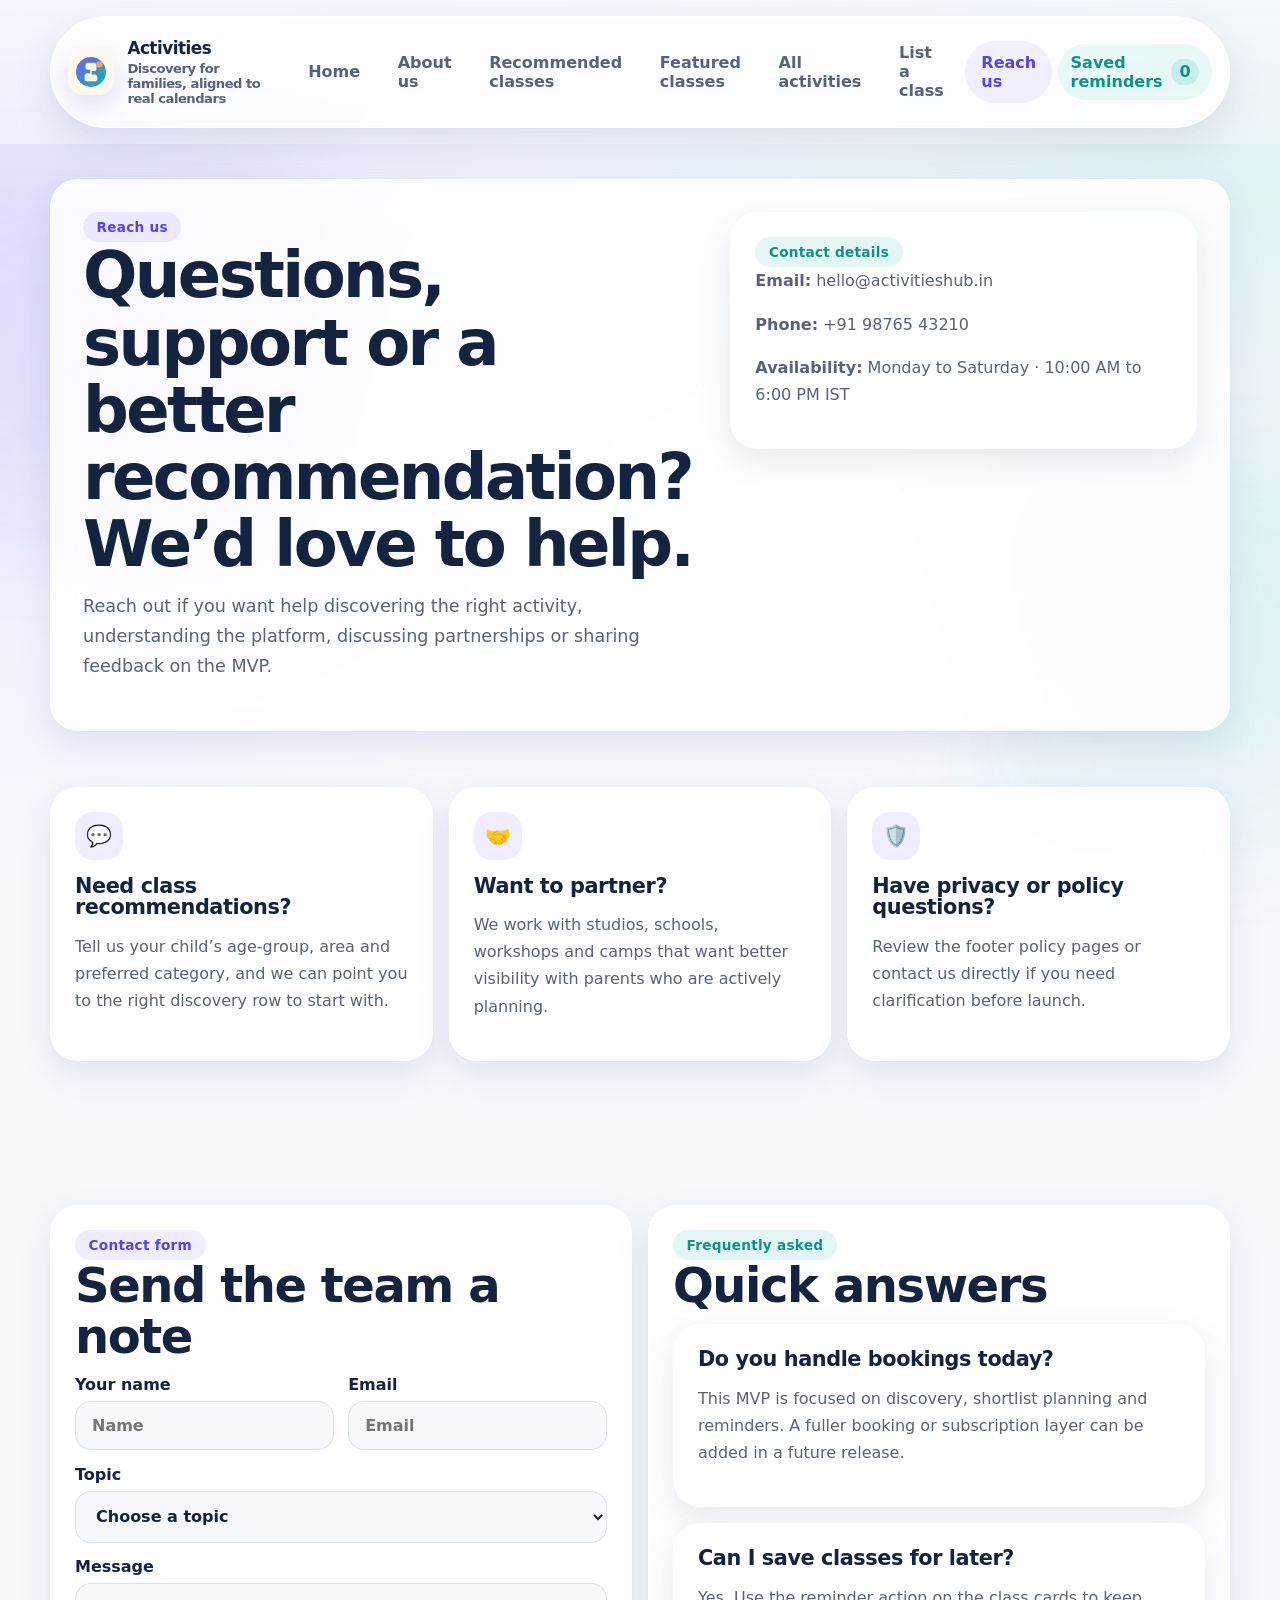
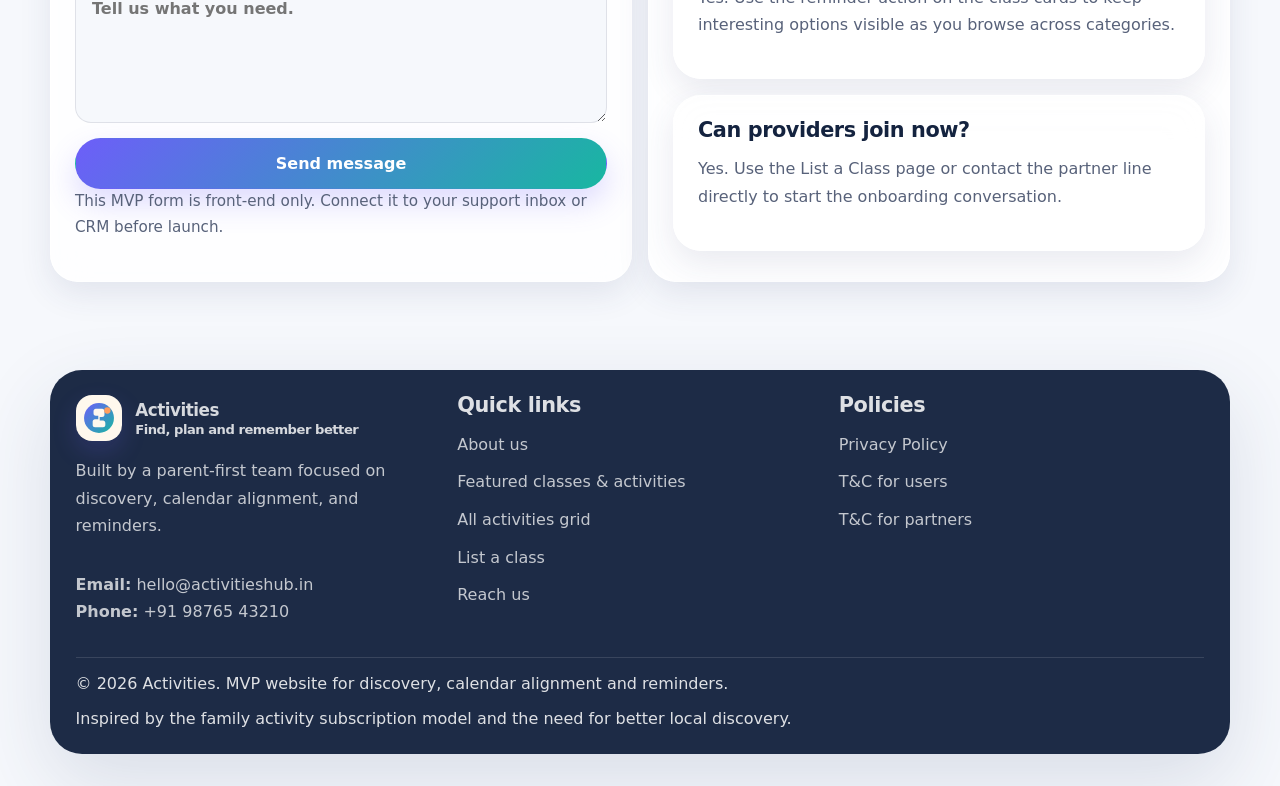
<file: contact.html>
<!doctype html>
<html lang="en">
  <head>
    <meta charset="UTF-8" />
    <meta name="viewport" content="width=device-width, initial-scale=1.0" />
    <meta
      name="description"
      content="Reach the Activities team for support, partnerships, recommendations and launch conversations."
    />
    <title>Reach us | Activities</title>
    <link rel="stylesheet" href="styles.css" />
    <script src="script.js" defer></script>
  </head>
  <body data-page="contact">
    <header id="site-header"></header>

    <main>
      <section class="page-hero">
        <div class="page-hero-card">
          <div class="page-hero-copy">
            <div>
              <span class="eyebrow">Reach us</span>
              <h1>Questions, support or a better recommendation? We’d love to help.</h1>
              <p class="lead">
                Reach out if you want help discovering the right activity, understanding the platform,
                discussing partnerships or sharing feedback on the MVP.
              </p>
            </div>
            <div class="contact-card">
              <span class="eyebrow accent">Contact details</span>
              <p><strong>Email:</strong> <a href="mailto:hello@activitieshub.in">hello@activitieshub.in</a></p>
              <p><strong>Phone:</strong> <a href="tel:+919876543210">+91 98765 43210</a></p>
              <p><strong>Availability:</strong> Monday to Saturday · 10:00 AM to 6:00 PM IST</p>
            </div>
          </div>
        </div>
      </section>

      <section class="section compact">
        <div class="section-shell">
          <div class="contact-grid">
            <article class="contact-card">
              <div class="icon">💬</div>
              <h3>Need class recommendations?</h3>
              <p>
                Tell us your child’s age-group, area and preferred category, and we can point you to the
                right discovery row to start with.
              </p>
            </article>
            <article class="contact-card">
              <div class="icon">🤝</div>
              <h3>Want to partner?</h3>
              <p>
                We work with studios, schools, workshops and camps that want better visibility with
                parents who are actively planning.
              </p>
            </article>
            <article class="contact-card">
              <div class="icon">🛡️</div>
              <h3>Have privacy or policy questions?</h3>
              <p>
                Review the footer policy pages or contact us directly if you need clarification before launch.
              </p>
            </article>
          </div>
        </div>
      </section>

      <section class="section">
        <div class="section-shell">
          <div class="grid-2">
            <article class="contact-card">
              <span class="eyebrow">Contact form</span>
              <h2>Send the team a note</h2>
              <form class="form-grid" data-demo-form>
                <div class="form-grid two-up">
                  <label>
                    Your name
                    <input type="text" name="name" placeholder="Name" required />
                  </label>
                  <label>
                    Email
                    <input type="email" name="email" placeholder="Email" required />
                  </label>
                </div>
                <label>
                  Topic
                  <select name="topic" required>
                    <option value="">Choose a topic</option>
                    <option>Class recommendation</option>
                    <option>Partner inquiry</option>
                    <option>Support</option>
                    <option>Feedback</option>
                    <option>Privacy / legal</option>
                  </select>
                </label>
                <label>
                  Message
                  <textarea name="message" placeholder="Tell us what you need."></textarea>
                </label>
                <button class="button button-primary" type="submit">Send message</button>
              </form>
              <p class="mini-copy">
                This MVP form is front-end only. Connect it to your support inbox or CRM before launch.
              </p>
            </article>

            <article class="contact-card">
              <span class="eyebrow accent">Frequently asked</span>
              <h2>Quick answers</h2>
              <div class="faq-card">
                <h3>Do you handle bookings today?</h3>
                <p>
                  This MVP is focused on discovery, shortlist planning and reminders. A fuller booking or
                  subscription layer can be added in a future release.
                </p>
              </div>
              <div class="faq-card">
                <h3>Can I save classes for later?</h3>
                <p>
                  Yes. Use the reminder action on the class cards to keep interesting options visible as
                  you browse across categories.
                </p>
              </div>
              <div class="faq-card">
                <h3>Can providers join now?</h3>
                <p>
                  Yes. Use the List a Class page or contact the partner line directly to start the onboarding conversation.
                </p>
              </div>
            </article>
          </div>
        </div>
      </section>
    </main>

    <footer id="site-footer"></footer>
    <div id="toast-root" class="toast-root" aria-live="polite" aria-atomic="true"></div>
  </body>
</html>
</file>
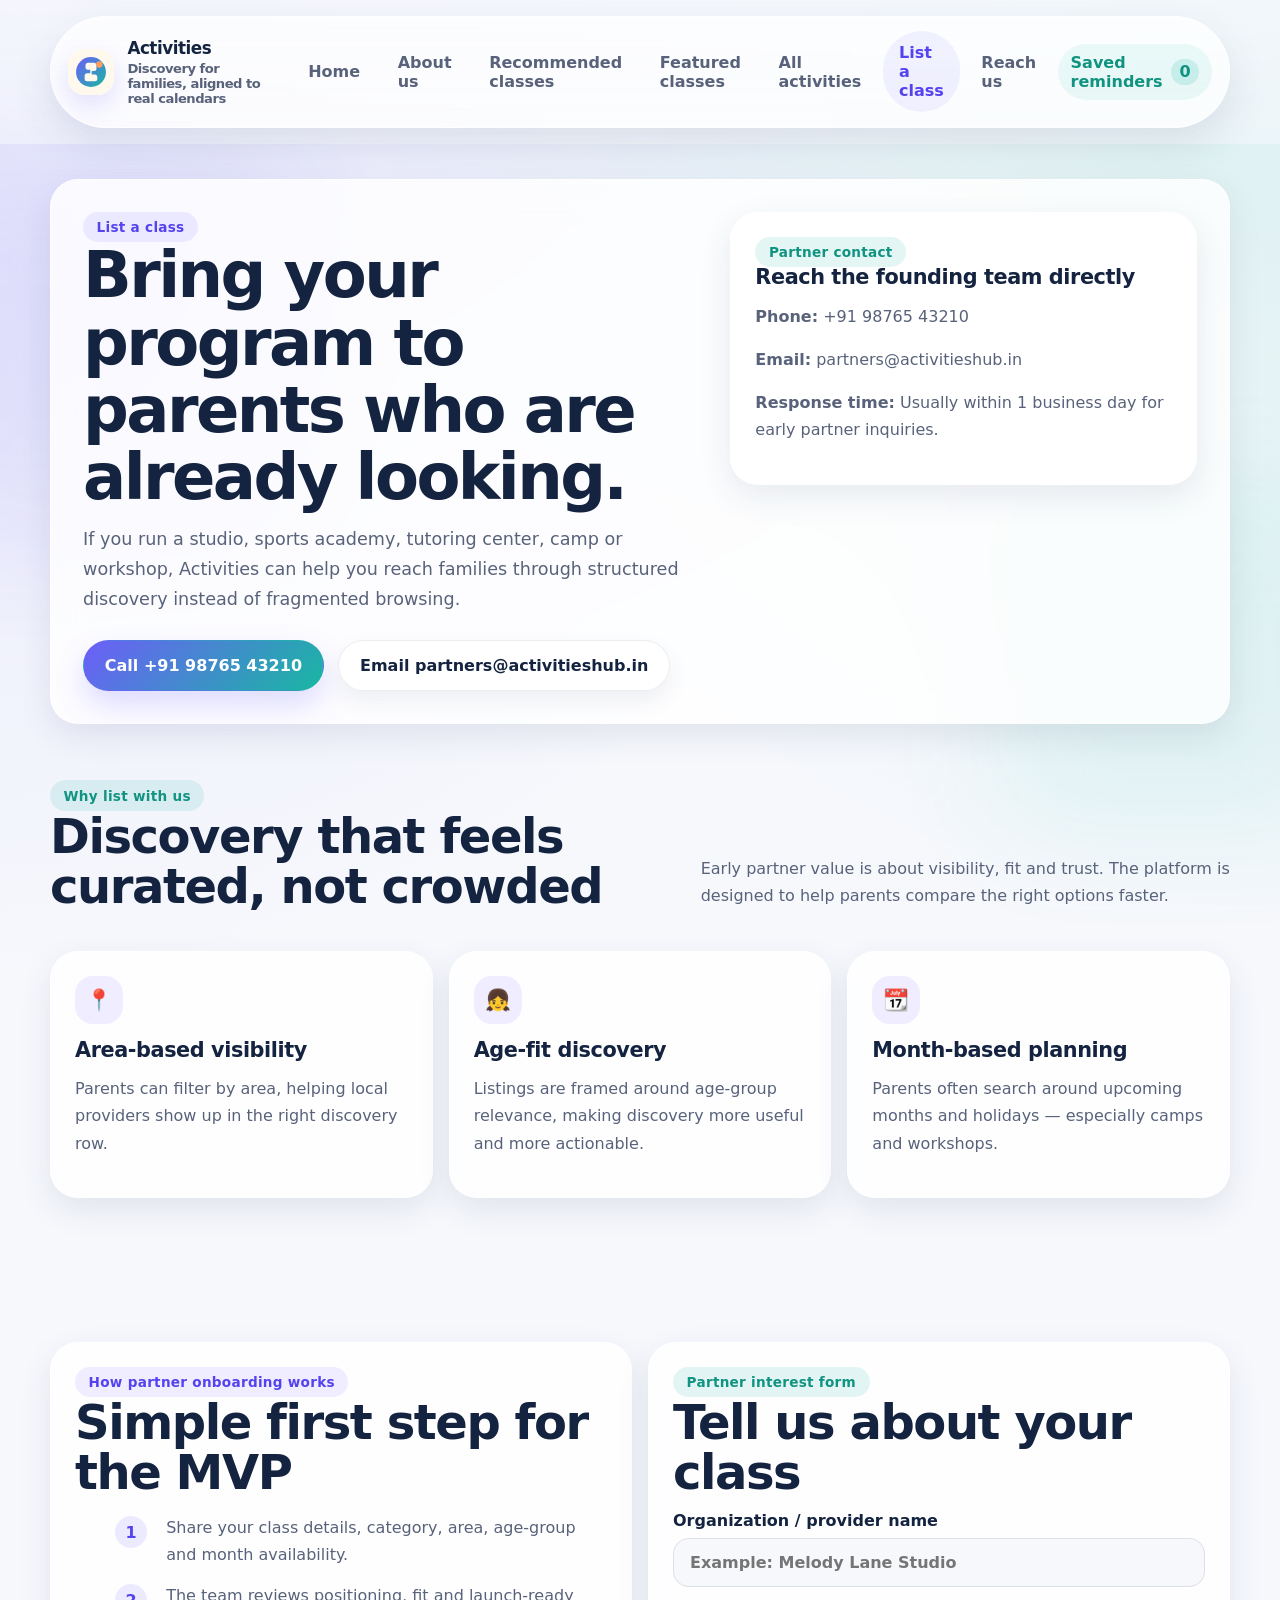
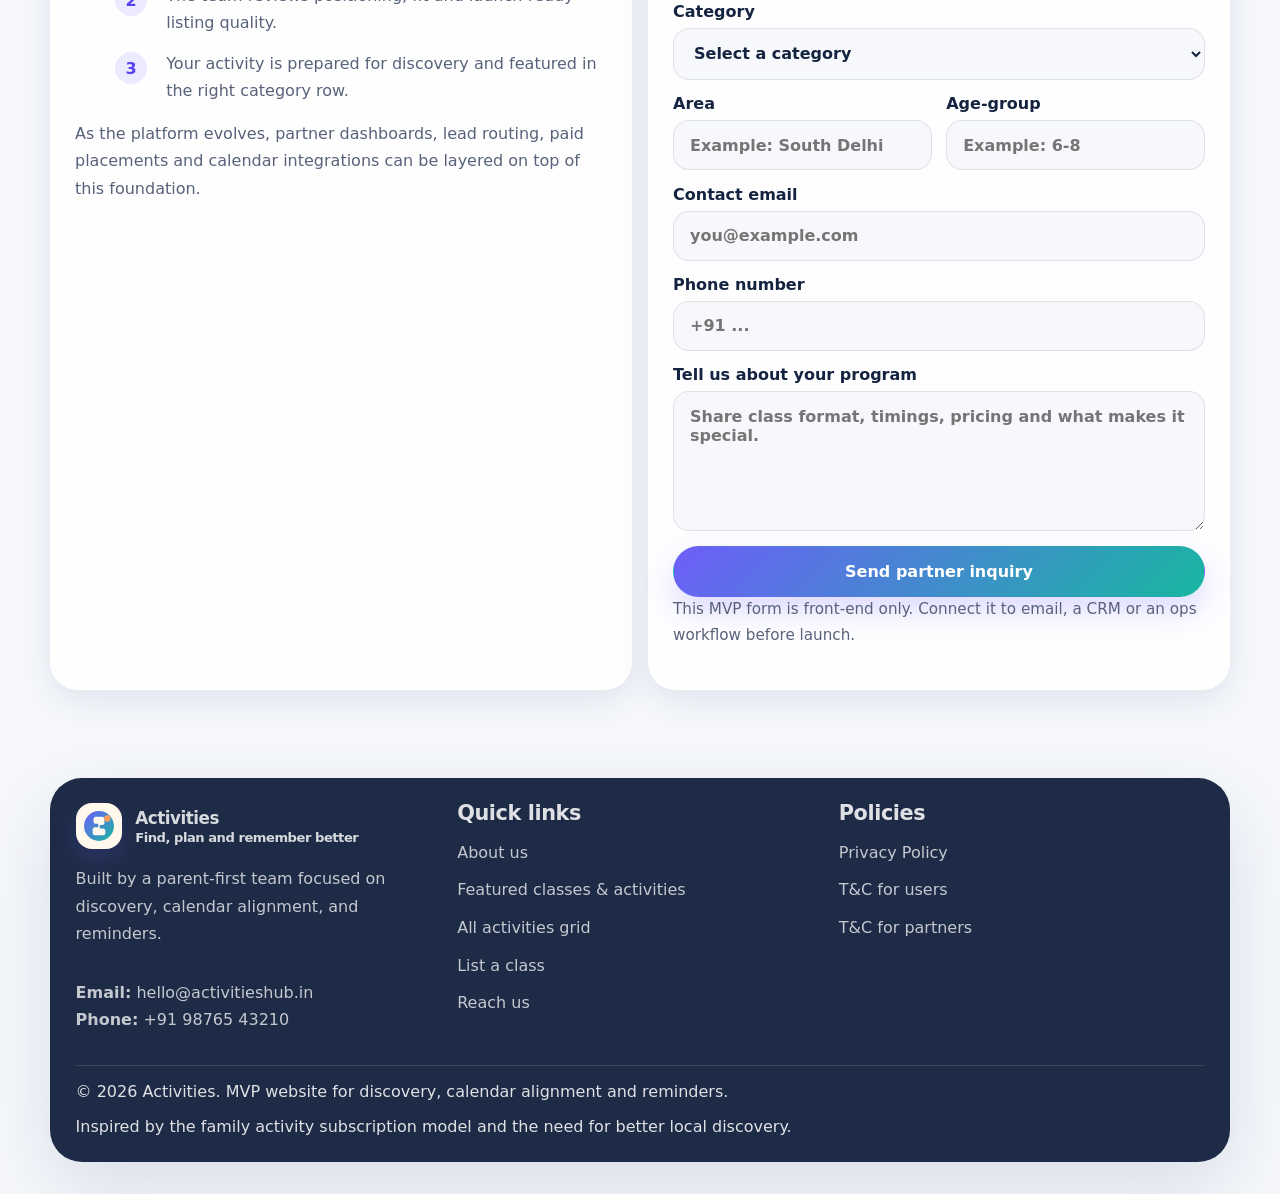
<file: partners.html>
<!doctype html>
<html lang="en">
  <head>
    <meta charset="UTF-8" />
    <meta name="viewport" content="width=device-width, initial-scale=1.0" />
    <meta
      name="description"
      content="List your class, camp or workshop on Activities and connect with parents searching by area, age-group and month."
    />
    <title>List a class | Activities</title>
    <link rel="stylesheet" href="styles.css" />
    <script src="script.js" defer></script>
  </head>
  <body data-page="partners">
    <header id="site-header"></header>

    <main>
      <section class="page-hero">
        <div class="page-hero-card">
          <div class="page-hero-copy">
            <div>
              <span class="eyebrow">List a class</span>
              <h1>Bring your program to parents who are already looking.</h1>
              <p class="lead">
                If you run a studio, sports academy, tutoring center, camp or workshop, Activities can
                help you reach families through structured discovery instead of fragmented browsing.
              </p>
              <div class="inline-actions">
                <a class="button button-primary" href="tel:+919876543210">Call +91 98765 43210</a>
                <a class="button button-secondary" href="mailto:partners@activitieshub.in">Email partners@activitieshub.in</a>
              </div>
            </div>
            <div class="partner-card">
              <span class="eyebrow accent">Partner contact</span>
              <h3>Reach the founding team directly</h3>
              <p><strong>Phone:</strong> <a href="tel:+919876543210">+91 98765 43210</a></p>
              <p><strong>Email:</strong> <a href="mailto:partners@activitieshub.in">partners@activitieshub.in</a></p>
              <p><strong>Response time:</strong> Usually within 1 business day for early partner inquiries.</p>
            </div>
          </div>
        </div>
      </section>

      <section class="section compact">
        <div class="section-shell">
          <div class="section-head">
            <div>
              <span class="eyebrow accent">Why list with us</span>
              <h2>Discovery that feels curated, not crowded</h2>
            </div>
            <p>
              Early partner value is about visibility, fit and trust. The platform is designed to help
              parents compare the right options faster.
            </p>
          </div>

          <div class="partner-grid">
            <article class="partner-card">
              <div class="icon">📍</div>
              <h3>Area-based visibility</h3>
              <p>
                Parents can filter by area, helping local providers show up in the right discovery row.
              </p>
            </article>
            <article class="partner-card">
              <div class="icon">👧</div>
              <h3>Age-fit discovery</h3>
              <p>
                Listings are framed around age-group relevance, making discovery more useful and more actionable.
              </p>
            </article>
            <article class="partner-card">
              <div class="icon">📆</div>
              <h3>Month-based planning</h3>
              <p>
                Parents often search around upcoming months and holidays — especially camps and workshops.
              </p>
            </article>
          </div>
        </div>
      </section>

      <section class="section">
        <div class="section-shell">
          <div class="grid-2">
            <article class="contact-card">
              <span class="eyebrow">How partner onboarding works</span>
              <h2>Simple first step for the MVP</h2>
              <ol class="timeline">
                <li>Share your class details, category, area, age-group and month availability.</li>
                <li>The team reviews positioning, fit and launch-ready listing quality.</li>
                <li>Your activity is prepared for discovery and featured in the right category row.</li>
              </ol>
              <p>
                As the platform evolves, partner dashboards, lead routing, paid placements and calendar
                integrations can be layered on top of this foundation.
              </p>
            </article>

            <article class="contact-card">
              <span class="eyebrow accent">Partner interest form</span>
              <h2>Tell us about your class</h2>
              <form class="form-grid" data-demo-form>
                <label>
                  Organization / provider name
                  <input type="text" name="provider" placeholder="Example: Melody Lane Studio" required />
                </label>
                <label>
                  Category
                  <select name="category" required>
                    <option value="">Select a category</option>
                    <option>Extra-curricular classes</option>
                    <option>Sports</option>
                    <option>Academic classes</option>
                    <option>Extra-academy classes</option>
                    <option>Summer camps</option>
                    <option>Weekend workshops</option>
                  </select>
                </label>
                <div class="form-grid two-up">
                  <label>
                    Area
                    <input type="text" name="area" placeholder="Example: South Delhi" required />
                  </label>
                  <label>
                    Age-group
                    <input type="text" name="age" placeholder="Example: 6-8" required />
                  </label>
                </div>
                <label>
                  Contact email
                  <input type="email" name="email" placeholder="you@example.com" required />
                </label>
                <label>
                  Phone number
                  <input type="tel" name="phone" placeholder="+91 ..." required />
                </label>
                <label>
                  Tell us about your program
                  <textarea name="details" placeholder="Share class format, timings, pricing and what makes it special."></textarea>
                </label>
                <button class="button button-primary" type="submit">Send partner inquiry</button>
              </form>
              <p class="mini-copy">
                This MVP form is front-end only. Connect it to email, a CRM or an ops workflow before launch.
              </p>
            </article>
          </div>
        </div>
      </section>
    </main>

    <footer id="site-footer"></footer>
    <div id="toast-root" class="toast-root" aria-live="polite" aria-atomic="true"></div>
  </body>
</html>
</file>
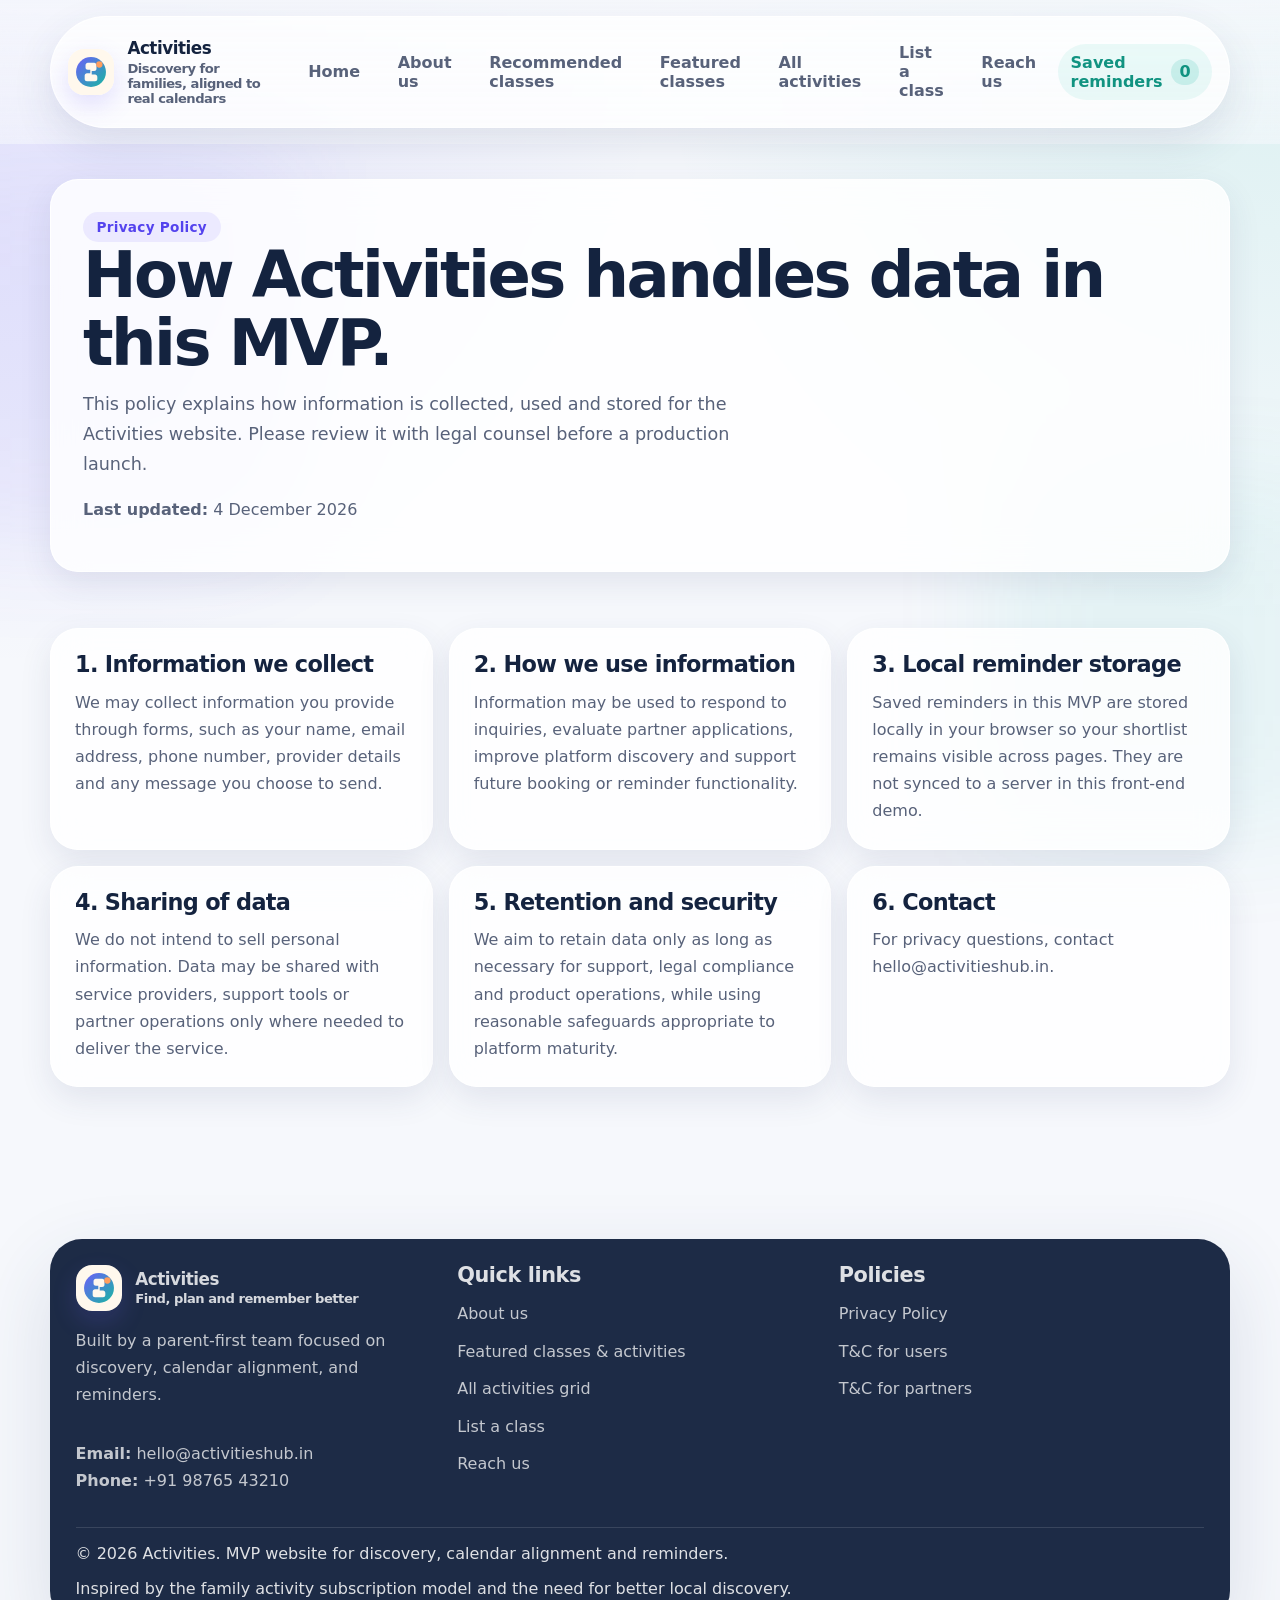
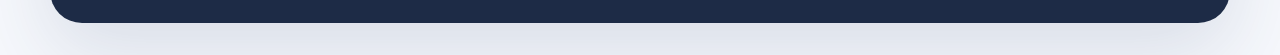
<file: privacy.html>
<!doctype html>
<html lang="en">
  <head>
    <meta charset="UTF-8" />
    <meta name="viewport" content="width=device-width, initial-scale=1.0" />
    <meta name="description" content="Privacy Policy for the Activities platform." />
    <title>Privacy Policy | Activities</title>
    <link rel="stylesheet" href="styles.css" />
    <script src="script.js" defer></script>
  </head>
  <body data-page="privacy">
    <header id="site-header"></header>

    <main class="legal-content">
      <section class="page-hero">
        <div class="page-hero-card">
          <span class="eyebrow">Privacy Policy</span>
          <h1>How Activities handles data in this MVP.</h1>
          <p class="lead">
            This policy explains how information is collected, used and stored for the Activities website.
            Please review it with legal counsel before a production launch.
          </p>
          <p><strong>Last updated:</strong> <span data-last-updated></span></p>
        </div>
      </section>

      <section class="section compact">
        <div class="section-shell legal-grid">
          <article class="legal-card">
            <h2>1. Information we collect</h2>
            <p>
              We may collect information you provide through forms, such as your name, email address,
              phone number, provider details and any message you choose to send.
            </p>
          </article>
          <article class="legal-card">
            <h2>2. How we use information</h2>
            <p>
              Information may be used to respond to inquiries, evaluate partner applications, improve
              platform discovery and support future booking or reminder functionality.
            </p>
          </article>
          <article class="legal-card">
            <h2>3. Local reminder storage</h2>
            <p>
              Saved reminders in this MVP are stored locally in your browser so your shortlist remains
              visible across pages. They are not synced to a server in this front-end demo.
            </p>
          </article>
          <article class="legal-card">
            <h2>4. Sharing of data</h2>
            <p>
              We do not intend to sell personal information. Data may be shared with service providers,
              support tools or partner operations only where needed to deliver the service.
            </p>
          </article>
          <article class="legal-card">
            <h2>5. Retention and security</h2>
            <p>
              We aim to retain data only as long as necessary for support, legal compliance and product
              operations, while using reasonable safeguards appropriate to platform maturity.
            </p>
          </article>
          <article class="legal-card">
            <h2>6. Contact</h2>
            <p>
              For privacy questions, contact <a href="mailto:hello@activitieshub.in">hello@activitieshub.in</a>.
            </p>
          </article>
        </div>
      </section>
    </main>

    <footer id="site-footer"></footer>
    <div id="toast-root" class="toast-root" aria-live="polite" aria-atomic="true"></div>
  </body>
</html>
</file>
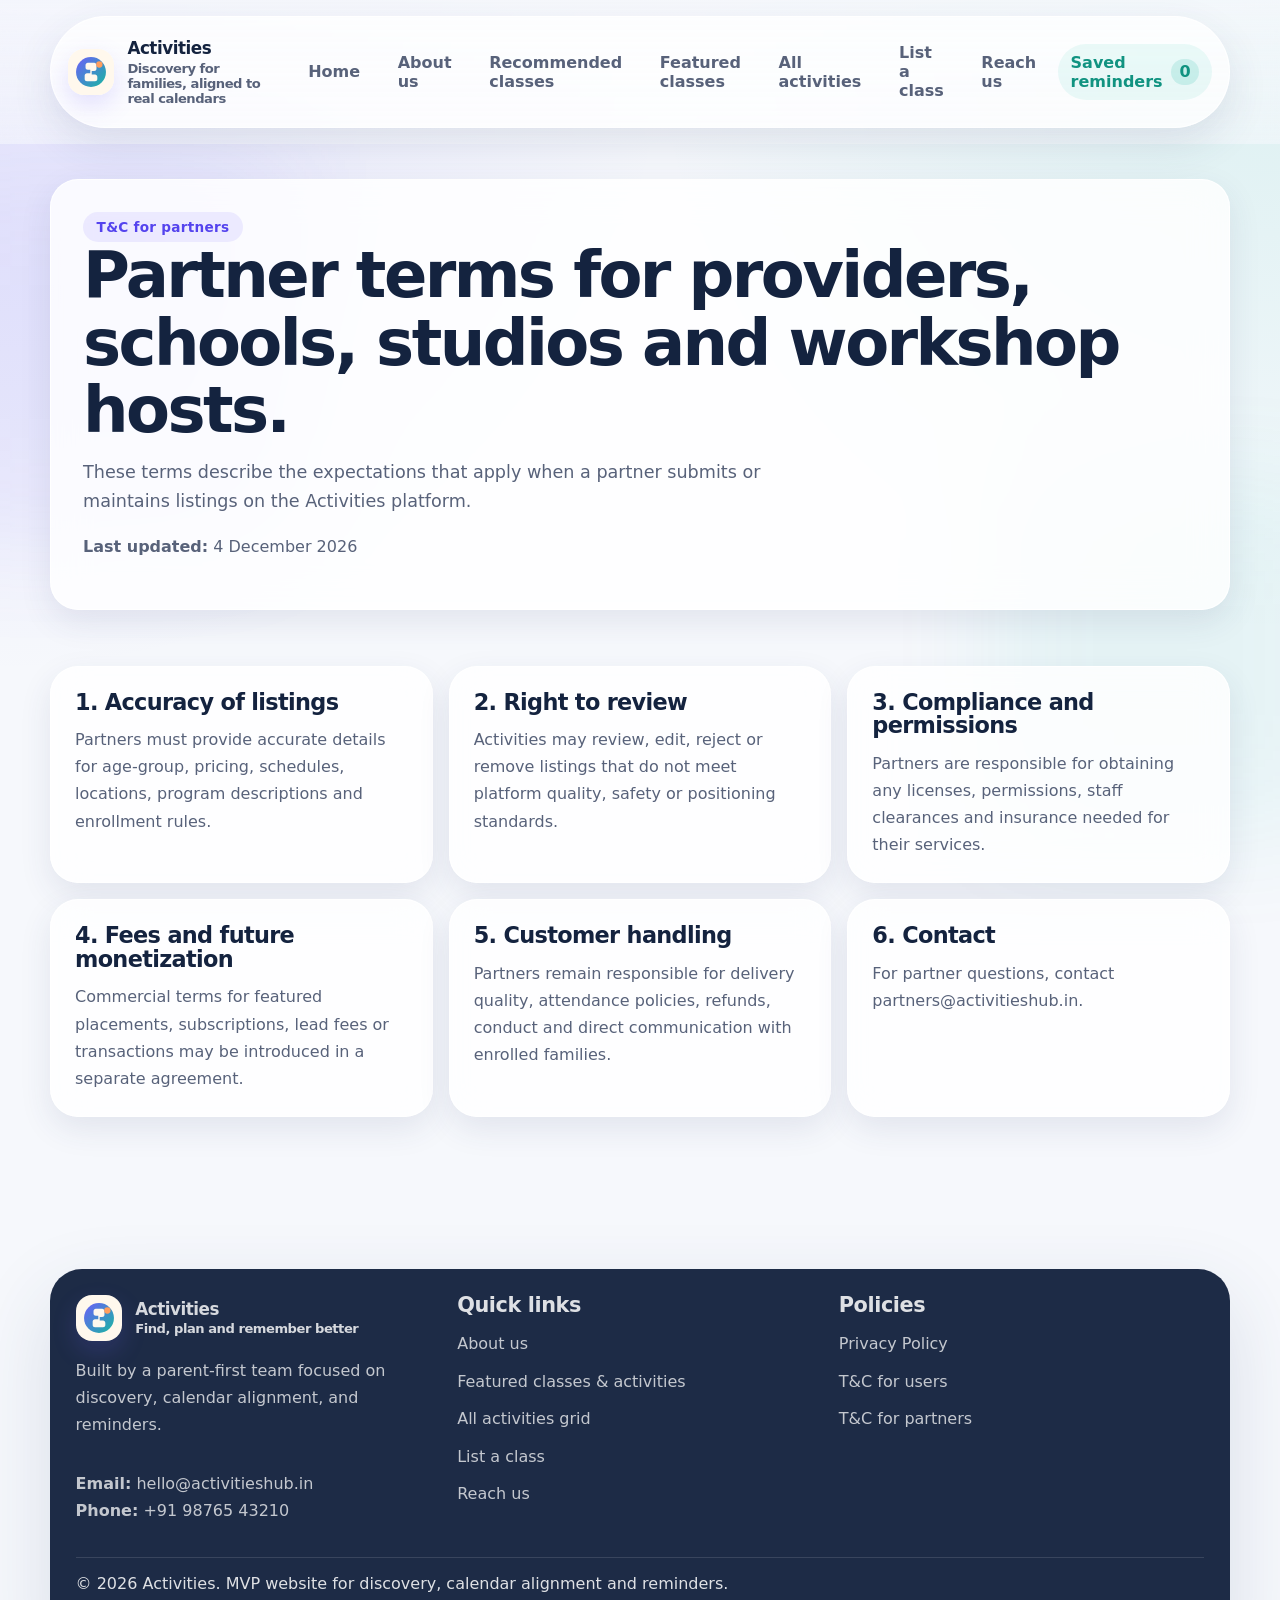
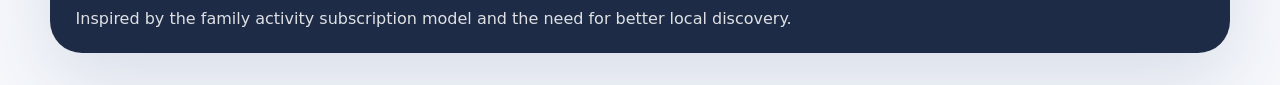
<file: terms-partners.html>
<!doctype html>
<html lang="en">
  <head>
    <meta charset="UTF-8" />
    <meta name="viewport" content="width=device-width, initial-scale=1.0" />
    <meta name="description" content="Terms and conditions for partners listing on the Activities platform." />
    <title>T&C for partners | Activities</title>
    <link rel="stylesheet" href="styles.css" />
    <script src="script.js" defer></script>
  </head>
  <body data-page="terms-partners">
    <header id="site-header"></header>

    <main class="legal-content">
      <section class="page-hero">
        <div class="page-hero-card">
          <span class="eyebrow">T&C for partners</span>
          <h1>Partner terms for providers, schools, studios and workshop hosts.</h1>
          <p class="lead">
            These terms describe the expectations that apply when a partner submits or maintains listings on the Activities platform.
          </p>
          <p><strong>Last updated:</strong> <span data-last-updated></span></p>
        </div>
      </section>

      <section class="section compact">
        <div class="section-shell legal-grid">
          <article class="legal-card">
            <h2>1. Accuracy of listings</h2>
            <p>
              Partners must provide accurate details for age-group, pricing, schedules, locations, program descriptions and enrollment rules.
            </p>
          </article>
          <article class="legal-card">
            <h2>2. Right to review</h2>
            <p>
              Activities may review, edit, reject or remove listings that do not meet platform quality, safety or positioning standards.
            </p>
          </article>
          <article class="legal-card">
            <h2>3. Compliance and permissions</h2>
            <p>
              Partners are responsible for obtaining any licenses, permissions, staff clearances and insurance needed for their services.
            </p>
          </article>
          <article class="legal-card">
            <h2>4. Fees and future monetization</h2>
            <p>
              Commercial terms for featured placements, subscriptions, lead fees or transactions may be introduced in a separate agreement.
            </p>
          </article>
          <article class="legal-card">
            <h2>5. Customer handling</h2>
            <p>
              Partners remain responsible for delivery quality, attendance policies, refunds, conduct and direct communication with enrolled families.
            </p>
          </article>
          <article class="legal-card">
            <h2>6. Contact</h2>
            <p>
              For partner questions, contact <a href="mailto:partners@activitieshub.in">partners@activitieshub.in</a>.
            </p>
          </article>
        </div>
      </section>
    </main>

    <footer id="site-footer"></footer>
    <div id="toast-root" class="toast-root" aria-live="polite" aria-atomic="true"></div>
  </body>
</html>
</file>
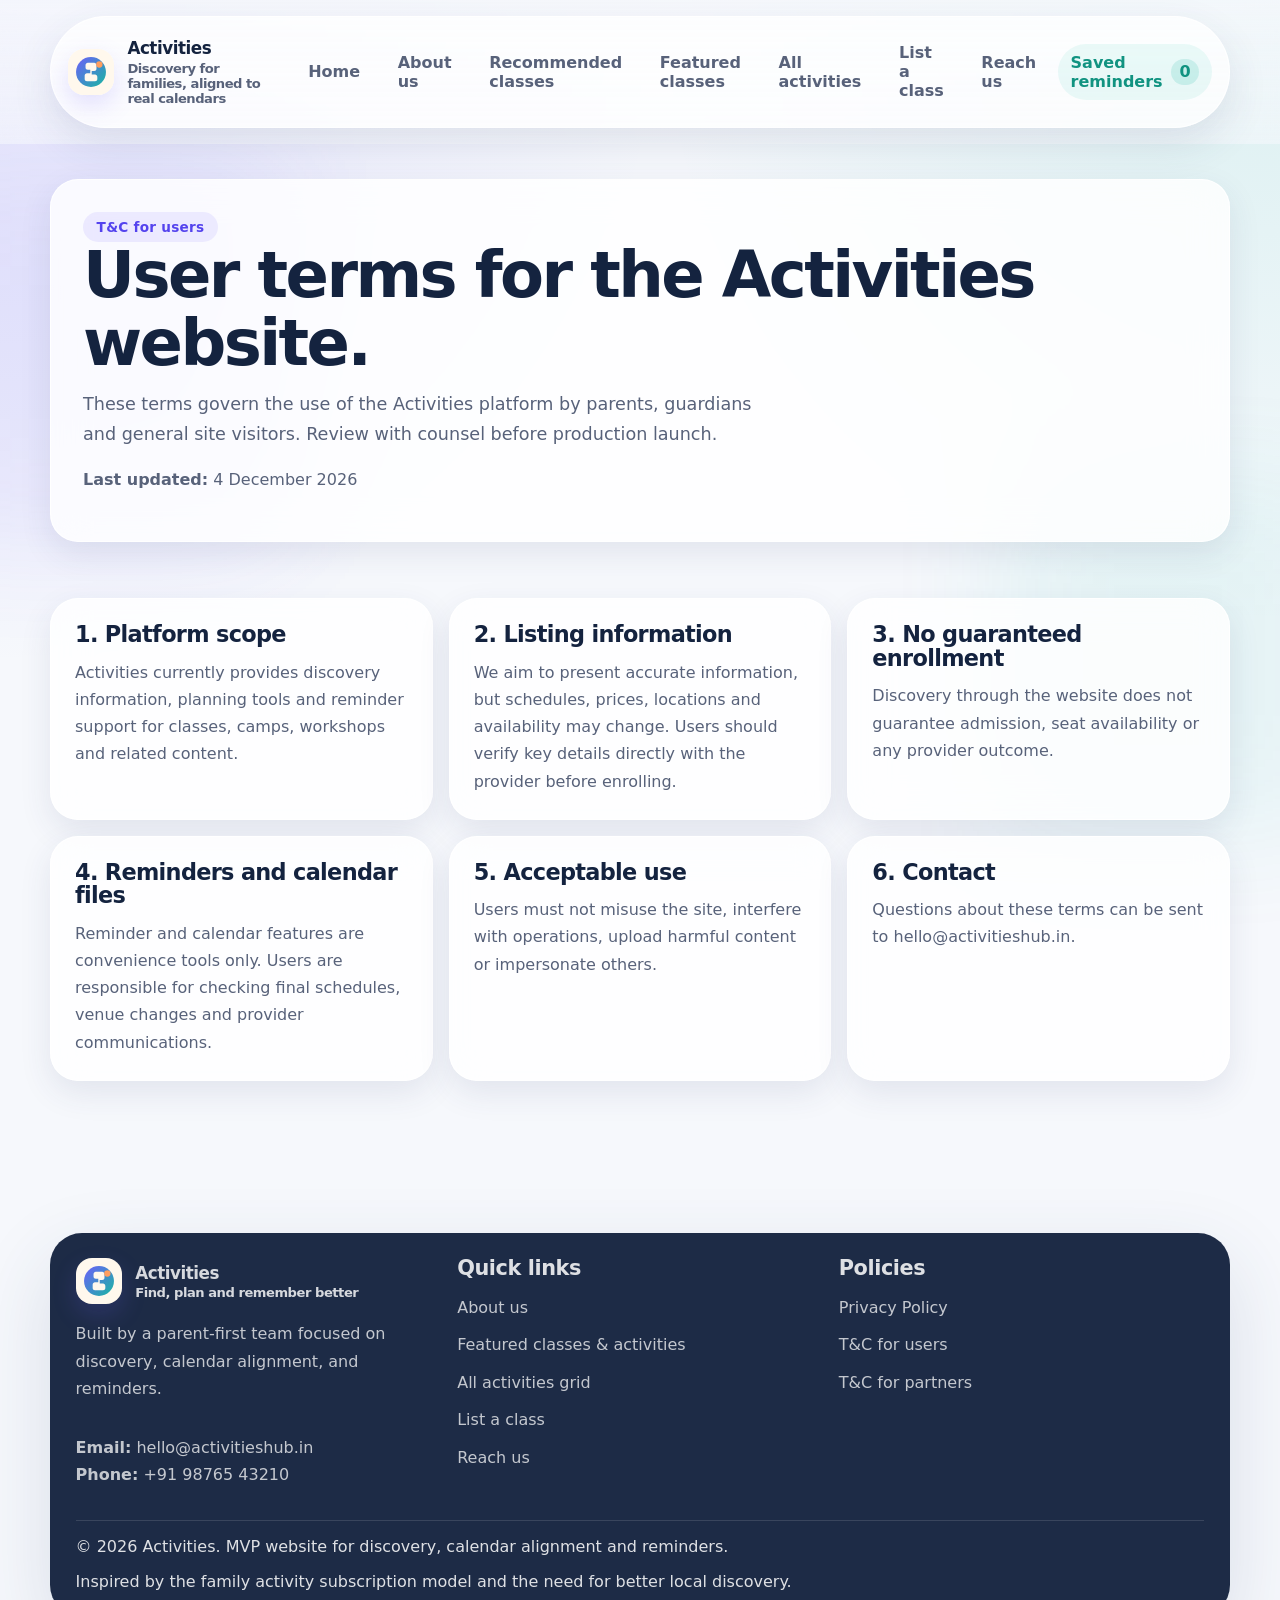
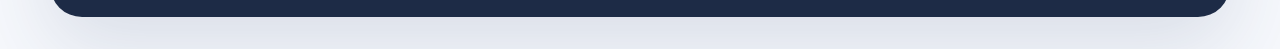
<file: terms-users.html>
<!doctype html>
<html lang="en">
  <head>
    <meta charset="UTF-8" />
    <meta name="viewport" content="width=device-width, initial-scale=1.0" />
    <meta name="description" content="Terms and conditions for users of the Activities platform." />
    <title>T&C for users | Activities</title>
    <link rel="stylesheet" href="styles.css" />
    <script src="script.js" defer></script>
  </head>
  <body data-page="terms-users">
    <header id="site-header"></header>

    <main class="legal-content">
      <section class="page-hero">
        <div class="page-hero-card">
          <span class="eyebrow">T&C for users</span>
          <h1>User terms for the Activities website.</h1>
          <p class="lead">
            These terms govern the use of the Activities platform by parents, guardians and general site visitors.
            Review with counsel before production launch.
          </p>
          <p><strong>Last updated:</strong> <span data-last-updated></span></p>
        </div>
      </section>

      <section class="section compact">
        <div class="section-shell legal-grid">
          <article class="legal-card">
            <h2>1. Platform scope</h2>
            <p>
              Activities currently provides discovery information, planning tools and reminder support for
              classes, camps, workshops and related content.
            </p>
          </article>
          <article class="legal-card">
            <h2>2. Listing information</h2>
            <p>
              We aim to present accurate information, but schedules, prices, locations and availability may
              change. Users should verify key details directly with the provider before enrolling.
            </p>
          </article>
          <article class="legal-card">
            <h2>3. No guaranteed enrollment</h2>
            <p>
              Discovery through the website does not guarantee admission, seat availability or any provider outcome.
            </p>
          </article>
          <article class="legal-card">
            <h2>4. Reminders and calendar files</h2>
            <p>
              Reminder and calendar features are convenience tools only. Users are responsible for checking
              final schedules, venue changes and provider communications.
            </p>
          </article>
          <article class="legal-card">
            <h2>5. Acceptable use</h2>
            <p>
              Users must not misuse the site, interfere with operations, upload harmful content or impersonate others.
            </p>
          </article>
          <article class="legal-card">
            <h2>6. Contact</h2>
            <p>
              Questions about these terms can be sent to <a href="mailto:hello@activitieshub.in">hello@activitieshub.in</a>.
            </p>
          </article>
        </div>
      </section>
    </main>

    <footer id="site-footer"></footer>
    <div id="toast-root" class="toast-root" aria-live="polite" aria-atomic="true"></div>
  </body>
</html>
</file>
<file: styles.css>
:root {
  --bg: #f6f8fc;
  --surface: #ffffff;
  --surface-soft: #fff8ed;
  --surface-alt: #eef7ff;
  --border: rgba(20, 35, 63, 0.1);
  --border-strong: rgba(20, 35, 63, 0.18);
  --text: #14233f;
  --text-muted: #58627a;
  --primary: #6d5ef9;
  --primary-dark: #5443ee;
  --accent: #18b7a1;
  --accent-dark: #119381;
  --warm: #ff9e5e;
  --danger: #d65d5d;
  --shadow-lg: 0 28px 80px rgba(46, 63, 105, 0.14);
  --shadow-md: 0 12px 32px rgba(46, 63, 105, 0.1);
  --shadow-sm: 0 6px 18px rgba(46, 63, 105, 0.08);
  --radius-lg: 28px;
  --radius-md: 20px;
  --radius-sm: 14px;
  --container: 1180px;
}

* {
  box-sizing: border-box;
}

html {
  scroll-behavior: smooth;
}

body {
  margin: 0;
  font-family: Inter, ui-sans-serif, system-ui, -apple-system, BlinkMacSystemFont, "Segoe UI", sans-serif;
  background:
    radial-gradient(circle at top left, rgba(109, 94, 249, 0.12), transparent 32%),
    radial-gradient(circle at top right, rgba(24, 183, 161, 0.12), transparent 30%),
    var(--bg);
  color: var(--text);
  min-height: 100vh;
  position: relative;
  overflow-x: hidden;
}

body::before,
body::after {
  content: "";
  position: fixed;
  inset: auto;
  pointer-events: none;
  z-index: -1;
  filter: blur(60px);
  opacity: 0.45;
}

body::before {
  width: 24rem;
  height: 24rem;
  left: -6rem;
  top: 10rem;
  background: rgba(109, 94, 249, 0.2);
}

body::after {
  width: 22rem;
  height: 22rem;
  right: -4rem;
  bottom: 4rem;
  background: rgba(24, 183, 161, 0.16);
}

a {
  color: inherit;
  text-decoration: none;
}

img {
  max-width: 100%;
  display: block;
}

button,
input,
select,
textarea {
  font: inherit;
}

button {
  cursor: pointer;
}

main {
  display: block;
}

.site-shell,
.section-shell,
.hero,
.page-hero,
.catalog-shell,
.footer-shell {
  width: min(calc(100% - 2rem), var(--container));
  margin: 0 auto;
}

.section {
  padding: 4.5rem 0;
}

.section.compact {
  padding-top: 2.5rem;
}

.surface {
  background: rgba(255, 255, 255, 0.76);
  backdrop-filter: blur(20px);
  border: 1px solid rgba(255, 255, 255, 0.85);
}

.eyebrow {
  display: inline-flex;
  align-items: center;
  gap: 0.45rem;
  padding: 0.45rem 0.85rem;
  background: rgba(109, 94, 249, 0.1);
  color: var(--primary-dark);
  border-radius: 999px;
  font-weight: 700;
  font-size: 0.85rem;
  letter-spacing: 0.02em;
}

.eyebrow.accent {
  background: rgba(24, 183, 161, 0.12);
  color: var(--accent-dark);
}

h1,
h2,
h3,
h4 {
  margin: 0 0 0.85rem;
  line-height: 1.05;
}

h1 {
  font-size: clamp(2.8rem, 5vw, 4.8rem);
  letter-spacing: -0.04em;
}

h2 {
  font-size: clamp(2rem, 4vw, 3rem);
  letter-spacing: -0.03em;
}

h3 {
  font-size: 1.3rem;
  letter-spacing: -0.02em;
}

p {
  margin: 0 0 1rem;
  color: var(--text-muted);
  line-height: 1.7;
}

ul,
ol {
  color: var(--text-muted);
  line-height: 1.7;
}

.button,
.button-link {
  display: inline-flex;
  align-items: center;
  justify-content: center;
  gap: 0.55rem;
  border-radius: 999px;
  padding: 0.95rem 1.3rem;
  border: 1px solid transparent;
  font-weight: 700;
  transition: transform 0.2s ease, box-shadow 0.2s ease, background 0.2s ease, border-color 0.2s ease;
}

.button:hover,
.button-link:hover {
  transform: translateY(-1px);
}

.button-primary {
  background: linear-gradient(135deg, var(--primary), var(--accent));
  color: #fff;
  box-shadow: 0 14px 30px rgba(109, 94, 249, 0.22);
}

.button-primary:hover {
  box-shadow: 0 20px 40px rgba(109, 94, 249, 0.26);
}

.button-secondary {
  background: rgba(255, 255, 255, 0.88);
  color: var(--text);
  border-color: rgba(20, 35, 63, 0.08);
  box-shadow: 0 10px 22px rgba(46, 63, 105, 0.08);
}

.button-tertiary {
  background: rgba(109, 94, 249, 0.08);
  color: var(--primary-dark);
}

.button-danger {
  background: rgba(214, 93, 93, 0.1);
  color: var(--danger);
}

.button-sm {
  padding: 0.7rem 1rem;
  font-size: 0.95rem;
}

.site-header {
  position: sticky;
  top: 0;
  z-index: 40;
  padding: 1rem 0;
  background: linear-gradient(to bottom, rgba(246, 248, 252, 0.88), rgba(246, 248, 252, 0.55));
  backdrop-filter: blur(14px);
}

.site-header .site-shell {
  display: flex;
  align-items: center;
  gap: 1rem;
  justify-content: space-between;
  padding: 0.9rem 1.05rem;
  border-radius: 999px;
  background: rgba(255, 255, 255, 0.72);
  border: 1px solid rgba(255, 255, 255, 0.92);
  box-shadow: 0 16px 40px rgba(46, 63, 105, 0.12);
}

.brand {
  display: inline-flex;
  align-items: center;
  gap: 0.85rem;
  font-weight: 800;
  letter-spacing: -0.03em;
}

.brand-logo {
  width: 46px;
  height: 46px;
  border-radius: 16px;
  box-shadow: 0 10px 24px rgba(109, 94, 249, 0.18);
}

.brand-copy {
  display: flex;
  flex-direction: column;
  gap: 0.15rem;
}

.brand-name {
  font-size: 1.05rem;
}

.brand-tagline {
  color: var(--text-muted);
  font-size: 0.82rem;
  font-weight: 600;
}

.nav-toggle {
  display: none;
  border: 0;
  background: transparent;
  width: 44px;
  height: 44px;
  border-radius: 50%;
}

.nav-toggle span,
.nav-toggle::before,
.nav-toggle::after {
  content: "";
  display: block;
  width: 20px;
  height: 2px;
  margin: 5px auto;
  background: var(--text);
  border-radius: 999px;
}

.site-nav {
  display: flex;
  align-items: center;
  gap: 0.35rem;
}

.nav-link,
.nav-pill {
  padding: 0.75rem 1rem;
  border-radius: 999px;
  color: var(--text-muted);
  font-weight: 700;
  transition: background 0.2s ease, color 0.2s ease;
}

.nav-link:hover,
.nav-link.active,
.nav-pill:hover {
  background: rgba(109, 94, 249, 0.08);
  color: var(--primary-dark);
}

.nav-details {
  position: relative;
}

.nav-details > summary {
  list-style: none;
}

.nav-details > summary::-webkit-details-marker {
  display: none;
}

.nav-menu {
  position: absolute;
  top: calc(100% + 0.75rem);
  left: 50%;
  transform: translateX(-50%);
  width: min(92vw, 340px);
  padding: 0.85rem;
  border-radius: 22px;
  background: rgba(255, 255, 255, 0.96);
  box-shadow: var(--shadow-lg);
  border: 1px solid var(--border);
  display: grid;
  gap: 0.45rem;
}

.nav-menu a {
  padding: 0.75rem 0.9rem;
  border-radius: 14px;
  font-weight: 600;
  color: var(--text-muted);
}

.nav-menu a:hover {
  background: rgba(109, 94, 249, 0.08);
  color: var(--primary-dark);
}

.reminder-chip {
  display: inline-flex;
  align-items: center;
  gap: 0.5rem;
  padding: 0.55rem 0.8rem;
  border-radius: 999px;
  background: rgba(24, 183, 161, 0.08);
  color: var(--accent-dark);
  font-weight: 700;
}

.reminder-chip strong {
  min-width: 1.8rem;
  text-align: center;
  padding: 0.2rem 0.5rem;
  border-radius: 999px;
  background: rgba(24, 183, 161, 0.16);
}

.hero {
  display: grid;
  grid-template-columns: minmax(0, 1.15fr) minmax(320px, 0.85fr);
  gap: 1.5rem;
  align-items: stretch;
  padding: 2.4rem 0 2.5rem;
}

.hero-card,
.hero-panel,
.page-hero-card,
.card,
.metric-card,
.insight-card,
.faq-card,
.legal-card,
.partner-card,
.contact-card,
.feature-card,
.catalog-intro,
.catalog-section,
.sidebar-panel,
.empty-state,
.article-banner {
  background: rgba(255, 255, 255, 0.82);
  border: 1px solid rgba(255, 255, 255, 0.9);
  border-radius: var(--radius-lg);
  box-shadow: var(--shadow-md);
  backdrop-filter: blur(18px);
  transition: transform 0.3s ease, box-shadow 0.3s ease, border-color 0.3s ease;
}

.hero-card {
  padding: 2.25rem;
}

.hero-card p.lead,
.page-hero-card p.lead {
  font-size: 1.1rem;
  max-width: 62ch;
}

.hero-actions,
.inline-actions {
  display: flex;
  flex-wrap: wrap;
  gap: 0.9rem;
  margin: 1.6rem 0 0;
}

.hero-stats,
.metric-grid,
.feature-grid,
.insight-grid,
.partner-grid,
.contact-grid,
.grid-2,
.grid-3,
.footer-grid,
.quick-links,
.legal-grid {
  display: grid;
  gap: 1rem;
}

.hero-stats {
  grid-template-columns: repeat(3, minmax(0, 1fr));
  margin-top: 2rem;
}

.stat {
  padding: 1rem;
  border-radius: 20px;
  background: rgba(246, 248, 252, 0.92);
  border: 1px solid var(--border);
}

.stat strong {
  display: block;
  font-size: 1.55rem;
  color: var(--text);
  margin-bottom: 0.3rem;
}

.hero-panel {
  padding: 1.5rem;
  display: flex;
  flex-direction: column;
  gap: 1rem;
}

.panel-head {
  display: flex;
  align-items: center;
  justify-content: space-between;
  gap: 1rem;
}

.planner-list,
.reminder-list,
.partner-steps,
.check-list,
.meta-list,
.timeline {
  display: grid;
  gap: 0.85rem;
}

.planner-item,
.reminder-item {
  display: grid;
  gap: 0.35rem;
  padding: 1rem;
  border-radius: 18px;
  background: rgba(246, 248, 252, 0.95);
  border: 1px solid var(--border);
}

.planner-item strong,
.reminder-item strong {
  font-size: 1rem;
}

.planner-item span,
.reminder-item span,
.caption,
.mini-copy {
  color: var(--text-muted);
  font-size: 0.95rem;
}

.section-head {
  display: flex;
  align-items: end;
  justify-content: space-between;
  gap: 1rem;
  margin-bottom: 1.6rem;
}

.section-head p {
  max-width: 52ch;
}

.accordion-grid {
  display: grid;
  grid-template-columns: repeat(2, minmax(0, 1fr));
  gap: 1rem;
}

.dropdown-card {
  overflow: hidden;
  border-radius: var(--radius-lg);
  background: rgba(255, 255, 255, 0.84);
  border: 1px solid rgba(255, 255, 255, 0.92);
  box-shadow: var(--shadow-md);
}

.dropdown-card summary {
  list-style: none;
  padding: 1.35rem 1.4rem;
  display: flex;
  align-items: center;
  justify-content: space-between;
  gap: 1rem;
  cursor: pointer;
}

.dropdown-card summary::-webkit-details-marker {
  display: none;
}

.dropdown-card summary strong {
  font-size: 1.1rem;
}

.dropdown-card summary span {
  color: var(--text-muted);
}

.dropdown-card[open] summary {
  background: linear-gradient(135deg, rgba(109, 94, 249, 0.12), rgba(24, 183, 161, 0.08));
}

.dropdown-card .dropdown-body {
  padding: 0 1.4rem 1.4rem;
}

.feature-grid {
  grid-template-columns: repeat(3, minmax(0, 1fr));
}

.card,
.feature-card,
.metric-card,
.insight-card,
.partner-card,
.contact-card,
.legal-card,
.faq-card,
.article-banner {
  padding: 1.5rem;
}

.table-wrap.card {
  padding: 0;
}

.feature-card .icon,
.metric-card .icon,
.contact-card .icon,
.partner-card .icon {
  width: 3rem;
  height: 3rem;
  display: inline-grid;
  place-items: center;
  border-radius: 18px;
  background: rgba(109, 94, 249, 0.1);
  color: var(--primary-dark);
  font-size: 1.3rem;
  margin-bottom: 1rem;
}

.metric-grid {
  grid-template-columns: repeat(4, minmax(0, 1fr));
}

.metric-card strong {
  display: block;
  font-size: 2rem;
  margin-bottom: 0.4rem;
}

.insight-grid,
.partner-grid,
.contact-grid,
.grid-3,
.footer-grid,
.legal-grid {
  grid-template-columns: repeat(3, minmax(0, 1fr));
}

.grid-2 {
  grid-template-columns: repeat(2, minmax(0, 1fr));
}

.page-hero {
  padding: 2.2rem 0 1rem;
}

.page-hero-card {
  padding: 2rem;
}

.page-hero-copy {
  display: grid;
  gap: 1rem;
  grid-template-columns: minmax(0, 1.15fr) minmax(240px, 0.85fr);
  align-items: start;
}

.callout,
.badge-row,
.jump-links {
  display: flex;
  flex-wrap: wrap;
  gap: 0.75rem;
}

.pill,
.jump-links a,
.badge {
  display: inline-flex;
  align-items: center;
  gap: 0.35rem;
  border-radius: 999px;
  padding: 0.45rem 0.75rem;
  background: rgba(20, 35, 63, 0.06);
  color: var(--text-muted);
  font-weight: 700;
  font-size: 0.9rem;
}

.jump-links a:hover,
.pill.active {
  background: rgba(109, 94, 249, 0.1);
  color: var(--primary-dark);
}

.timeline {
  counter-reset: item;
}

.timeline li {
  list-style: none;
  position: relative;
  padding-left: 3.2rem;
}

.timeline li::before {
  counter-increment: item;
  content: counter(item);
  position: absolute;
  left: 0;
  top: 0.15rem;
  width: 2rem;
  height: 2rem;
  display: grid;
  place-items: center;
  border-radius: 50%;
  background: rgba(109, 94, 249, 0.12);
  color: var(--primary-dark);
  font-weight: 800;
}

.catalog-intro {
  padding: 1.5rem;
  margin-bottom: 1.25rem;
}

.catalog-layout {
  display: grid;
  grid-template-columns: minmax(0, 1fr) 320px;
  gap: 1rem;
}

.catalog-main {
  display: grid;
  gap: 1rem;
}

.catalog-section {
  padding: 1.35rem;
  scroll-margin-top: 8rem;
}

.catalog-section header {
  display: flex;
  align-items: start;
  justify-content: space-between;
  gap: 1rem;
  margin-bottom: 1rem;
}

.filter-row {
  display: grid;
  grid-template-columns: repeat(3, minmax(0, 1fr));
  gap: 0.75rem;
  margin-bottom: 1rem;
}

.filter-row label,
.form-grid label,
.control-stack label,
.market-sort {
  display: grid;
  gap: 0.45rem;
  font-weight: 700;
  color: var(--text);
}

select,
input,
textarea {
  width: 100%;
  padding: 0.9rem 1rem;
  border-radius: 16px;
  border: 1px solid var(--border);
  background: rgba(246, 248, 252, 0.98);
  color: var(--text);
  outline: none;
  transition: border-color 0.2s ease, box-shadow 0.2s ease;
}

select:focus,
input:focus,
textarea:focus {
  border-color: rgba(109, 94, 249, 0.4);
  box-shadow: 0 0 0 4px rgba(109, 94, 249, 0.12);
}

textarea {
  min-height: 140px;
  resize: vertical;
}

.cards-grid {
  display: grid;
  grid-template-columns: repeat(2, minmax(0, 1fr));
  gap: 1rem;
}

.class-card {
  display: grid;
  gap: 0.95rem;
  padding: 1.15rem;
  border-radius: 28px;
  background: linear-gradient(180deg, rgba(255, 255, 255, 0.97), rgba(246, 248, 252, 0.98));
  border: 1px solid rgba(20, 35, 63, 0.08);
  min-height: 100%;
  box-shadow: 0 18px 40px rgba(46, 63, 105, 0.1);
}

.class-card:hover,
.product-card:hover,
.feature-card:hover,
.metric-card:hover,
.partner-card:hover,
.contact-card:hover,
.insight-card:hover,
.article-banner:hover {
  transform: translateY(-4px);
  box-shadow: var(--shadow-lg);
}

.class-card-media,
.product-card-media,
.dialog-media {
  position: relative;
  overflow: hidden;
  border-radius: 22px;
  background: linear-gradient(135deg, rgba(109, 94, 249, 0.12), rgba(24, 183, 161, 0.08));
}

.class-card-media {
  min-height: 220px;
}

.product-card-media {
  min-height: 260px;
  border: 0;
  padding: 0;
  width: 100%;
  cursor: pointer;
  appearance: none;
  background: none;
}

.activity-image {
  width: 100%;
  height: 100%;
  object-fit: cover;
  display: block;
}

.class-card-media .activity-image,
.product-card-media .activity-image,
.dialog-media .activity-image {
  transition: transform 0.6s ease;
}

.class-card:hover .activity-image,
.product-card:hover .activity-image,
.product-card-media:hover .activity-image {
  transform: scale(1.04);
}

.media-chrome {
  position: absolute;
  inset: 0;
  display: flex;
  align-items: flex-start;
  justify-content: space-between;
  gap: 0.75rem;
  padding: 1rem;
}

.media-badge,
.media-tag,
.product-category {
  display: inline-flex;
  align-items: center;
  gap: 0.35rem;
  padding: 0.55rem 0.85rem;
  border-radius: 999px;
  background: rgba(255, 255, 255, 0.86);
  color: var(--text);
  font-size: 0.82rem;
  font-weight: 800;
  box-shadow: 0 8px 24px rgba(20, 35, 63, 0.12);
}

.media-tag {
  background: rgba(20, 35, 63, 0.78);
  color: rgba(255, 255, 255, 0.9);
}

.media-tag.is-saved {
  background: rgba(24, 183, 161, 0.92);
}

.product-category {
  position: absolute;
  left: 1rem;
  bottom: 1rem;
}

.class-card-body,
.product-card-body,
.card-copy {
  display: grid;
  gap: 0.75rem;
}

.product-card {
  display: grid;
  gap: 0;
  border-radius: 30px;
  overflow: hidden;
  background: rgba(255, 255, 255, 0.95);
  border: 1px solid rgba(20, 35, 63, 0.08);
  box-shadow: 0 18px 40px rgba(46, 63, 105, 0.1);
}

.product-card-body {
  padding: 1.1rem 1.1rem 1.2rem;
}

.compact-list {
  gap: 0.45rem;
}

.compact-list li {
  font-size: 0.95rem;
}

.card-top,
.card-actions,
.meta-grid,
.card-inline {
  display: flex;
  flex-wrap: wrap;
  align-items: center;
  gap: 0.55rem;
}

.card-inline {
  justify-content: space-between;
}

.meta-list {
  padding: 0;
  margin: 0;
}

.meta-list li {
  list-style: none;
}

.meta-grid strong {
  color: var(--text);
}

.card-price {
  font-weight: 800;
  color: var(--text);
}

.card-actions {
  margin-top: auto;
}

.sidebar-panel {
  position: sticky;
  top: 6.5rem;
  padding: 1.2rem;
  display: grid;
  gap: 1rem;
}

.market-layout {
  display: grid;
  grid-template-columns: 300px minmax(0, 1fr);
  gap: 1rem;
}

.market-sidebar,
.market-shelf {
  background: rgba(255, 255, 255, 0.84);
  border: 1px solid rgba(255, 255, 255, 0.92);
  border-radius: 30px;
  box-shadow: var(--shadow-md);
  backdrop-filter: blur(18px);
}

.market-sidebar {
  position: sticky;
  top: 6.5rem;
  align-self: start;
  padding: 1.2rem;
}

.control-stack {
  display: grid;
  gap: 0.9rem;
}

.market-shelf {
  padding: 1.2rem;
}

.market-toolbar {
  display: flex;
  align-items: end;
  justify-content: space-between;
  gap: 1rem;
  margin-bottom: 1rem;
  flex-wrap: wrap;
}

.market-toolbar h2 {
  margin-bottom: 0;
}

.market-sort {
  min-width: 220px;
}

.product-grid {
  display: grid;
  grid-template-columns: repeat(3, minmax(0, 1fr));
  gap: 1rem;
}

.market-empty {
  grid-column: 1 / -1;
}

.activity-dialog {
  width: min(1080px, calc(100vw - 1rem));
  border: 0;
  padding: 0;
  background: transparent;
}

.activity-dialog::backdrop {
  background: rgba(9, 14, 29, 0.64);
  backdrop-filter: blur(16px);
}

.dialog-panel {
  position: relative;
  padding: 1rem;
  border-radius: 34px;
  background: rgba(255, 255, 255, 0.98);
  box-shadow: var(--shadow-lg);
}

.dialog-close {
  position: absolute;
  top: 1rem;
  right: 1rem;
  width: 2.75rem;
  height: 2.75rem;
  border: 0;
  border-radius: 50%;
  background: rgba(20, 35, 63, 0.08);
  color: var(--text);
  font-size: 1.4rem;
  z-index: 2;
}

.dialog-grid {
  display: grid;
  grid-template-columns: minmax(0, 0.95fr) minmax(320px, 1.05fr);
  gap: 1rem;
  align-items: stretch;
}

.dialog-media {
  min-height: 520px;
}

.dialog-copy {
  display: grid;
  align-content: start;
  gap: 1rem;
  padding: 1rem 0.3rem 0.3rem;
}

.dialog-copy .lead {
  font-size: 1.05rem;
}

.detail-meta-grid {
  display: grid;
  grid-template-columns: repeat(2, minmax(0, 1fr));
  gap: 0.8rem;
}

.detail-item {
  display: grid;
  gap: 0.3rem;
  padding: 0.9rem 1rem;
  border-radius: 20px;
  background: rgba(246, 248, 252, 0.92);
  border: 1px solid rgba(20, 35, 63, 0.08);
}

.detail-item span {
  color: var(--text-muted);
  font-size: 0.9rem;
}

.detail-item strong {
  font-size: 1rem;
}

.sidebar-panel .reminder-list {
  max-height: 420px;
  overflow: auto;
  padding-right: 0.15rem;
}

.reminder-actions {
  display: flex;
  align-items: center;
  gap: 0.55rem;
  flex-wrap: wrap;
}

.empty-state {
  padding: 1rem;
}

.cards-grid > .empty-state {
  grid-column: 1 / -1;
}

.contact-card .faq-card + .faq-card {
  margin-top: 1rem;
}

.form-grid {
  display: grid;
  gap: 0.9rem;
}

.form-grid.two-up {
  grid-template-columns: repeat(2, minmax(0, 1fr));
}

.inline-note {
  padding: 0.85rem 1rem;
  border-radius: 16px;
  background: rgba(24, 183, 161, 0.08);
  color: var(--accent-dark);
  font-weight: 600;
}

.site-footer {
  padding: 1rem 0 2rem;
}

.site-footer .footer-shell {
  padding: 1.6rem;
  border-radius: 32px;
  background: rgba(20, 35, 63, 0.96);
  color: rgba(255, 255, 255, 0.86);
  box-shadow: var(--shadow-lg);
}

.site-footer p,
.site-footer li,
.site-footer a {
  color: rgba(255, 255, 255, 0.74);
}

.site-footer a:hover {
  color: #fff;
}

.footer-brand {
  display: grid;
  gap: 1rem;
}

.footer-brand .brand {
  color: #fff;
}

.site-footer .brand-name,
.site-footer .brand-tagline {
  color: rgba(255, 255, 255, 0.82);
}

.footer-list {
  display: grid;
  gap: 0.65rem;
  padding: 0;
  margin: 0;
}

.footer-list li {
  list-style: none;
}

.footer-bottom {
  margin-top: 1rem;
  padding-top: 1rem;
  border-top: 1px solid rgba(255, 255, 255, 0.12);
  display: flex;
  align-items: center;
  justify-content: space-between;
  gap: 1rem;
  flex-wrap: wrap;
}

.toast-root {
  position: fixed;
  right: 1rem;
  bottom: 1rem;
  z-index: 70;
  display: grid;
  gap: 0.75rem;
}

.toast {
  min-width: min(360px, calc(100vw - 2rem));
  padding: 1rem 1.1rem;
  border-radius: 18px;
  background: rgba(20, 35, 63, 0.96);
  color: #fff;
  box-shadow: var(--shadow-lg);
}

.legal-content {
  padding-bottom: 4rem;
}

.legal-card h2 {
  font-size: 1.4rem;
  margin-bottom: 0.75rem;
}

.legal-card p:last-child {
  margin-bottom: 0;
}

.table-wrap {
  overflow: auto;
}

table {
  width: 100%;
  border-collapse: collapse;
  min-width: 620px;
}

th,
td {
  text-align: left;
  padding: 0.95rem 1rem;
  border-bottom: 1px solid var(--border);
  color: var(--text-muted);
}

th {
  color: var(--text);
}

@media (max-width: 1100px) {
  .hero,
  .page-hero-copy,
  .catalog-layout,
  .market-layout,
  .dialog-grid {
    grid-template-columns: 1fr;
  }

  .metric-grid,
  .product-grid {
    grid-template-columns: repeat(2, minmax(0, 1fr));
  }

  .feature-grid,
  .insight-grid,
  .partner-grid,
  .contact-grid,
  .grid-3,
  .legal-grid,
  .footer-grid {
    grid-template-columns: 1fr 1fr;
  }

  .sidebar-panel,
  .market-sidebar {
    position: static;
  }

  .dialog-media {
    min-height: 360px;
  }
}

@media (max-width: 860px) {
  .site-header .site-shell {
    border-radius: 28px;
    align-items: flex-start;
    flex-wrap: wrap;
  }

  .nav-toggle {
    display: inline-block;
    margin-left: auto;
  }

  .site-nav {
    width: 100%;
    display: none;
    flex-direction: column;
    align-items: stretch;
    padding-top: 0.6rem;
  }

  .site-nav.is-open {
    display: flex;
  }

  .nav-link,
  .nav-pill,
  .reminder-chip {
    justify-content: center;
  }

  .nav-details {
    width: 100%;
  }

  .nav-menu {
    position: static;
    transform: none;
    width: 100%;
    margin-top: 0.55rem;
  }

  .hero-stats,
  .accordion-grid,
  .cards-grid,
  .filter-row,
  .form-grid.two-up,
  .feature-grid,
  .insight-grid,
  .partner-grid,
  .contact-grid,
  .grid-2,
  .grid-3,
  .footer-grid,
  .legal-grid,
  .product-grid,
  .detail-meta-grid {
    grid-template-columns: 1fr;
  }
}

@media (max-width: 640px) {
  .section {
    padding: 3.4rem 0;
  }

  .site-shell,
  .section-shell,
  .hero,
  .page-hero,
  .catalog-shell,
  .footer-shell {
    width: min(calc(100% - 1rem), var(--container));
  }

  .hero-card,
  .hero-panel,
  .page-hero-card,
  .catalog-intro,
  .catalog-section,
  .feature-card,
  .metric-card,
  .partner-card,
  .contact-card,
  .legal-card,
  .sidebar-panel,
  .faq-card,
  .article-banner {
    padding: 1.2rem;
  }

  h1 {
    font-size: 2.4rem;
  }

  h2 {
    font-size: 1.85rem;
  }

  .site-footer .footer-shell {
    border-radius: 24px;
  }

  .toast {
    min-width: calc(100vw - 2rem);
  }
}
</file>
